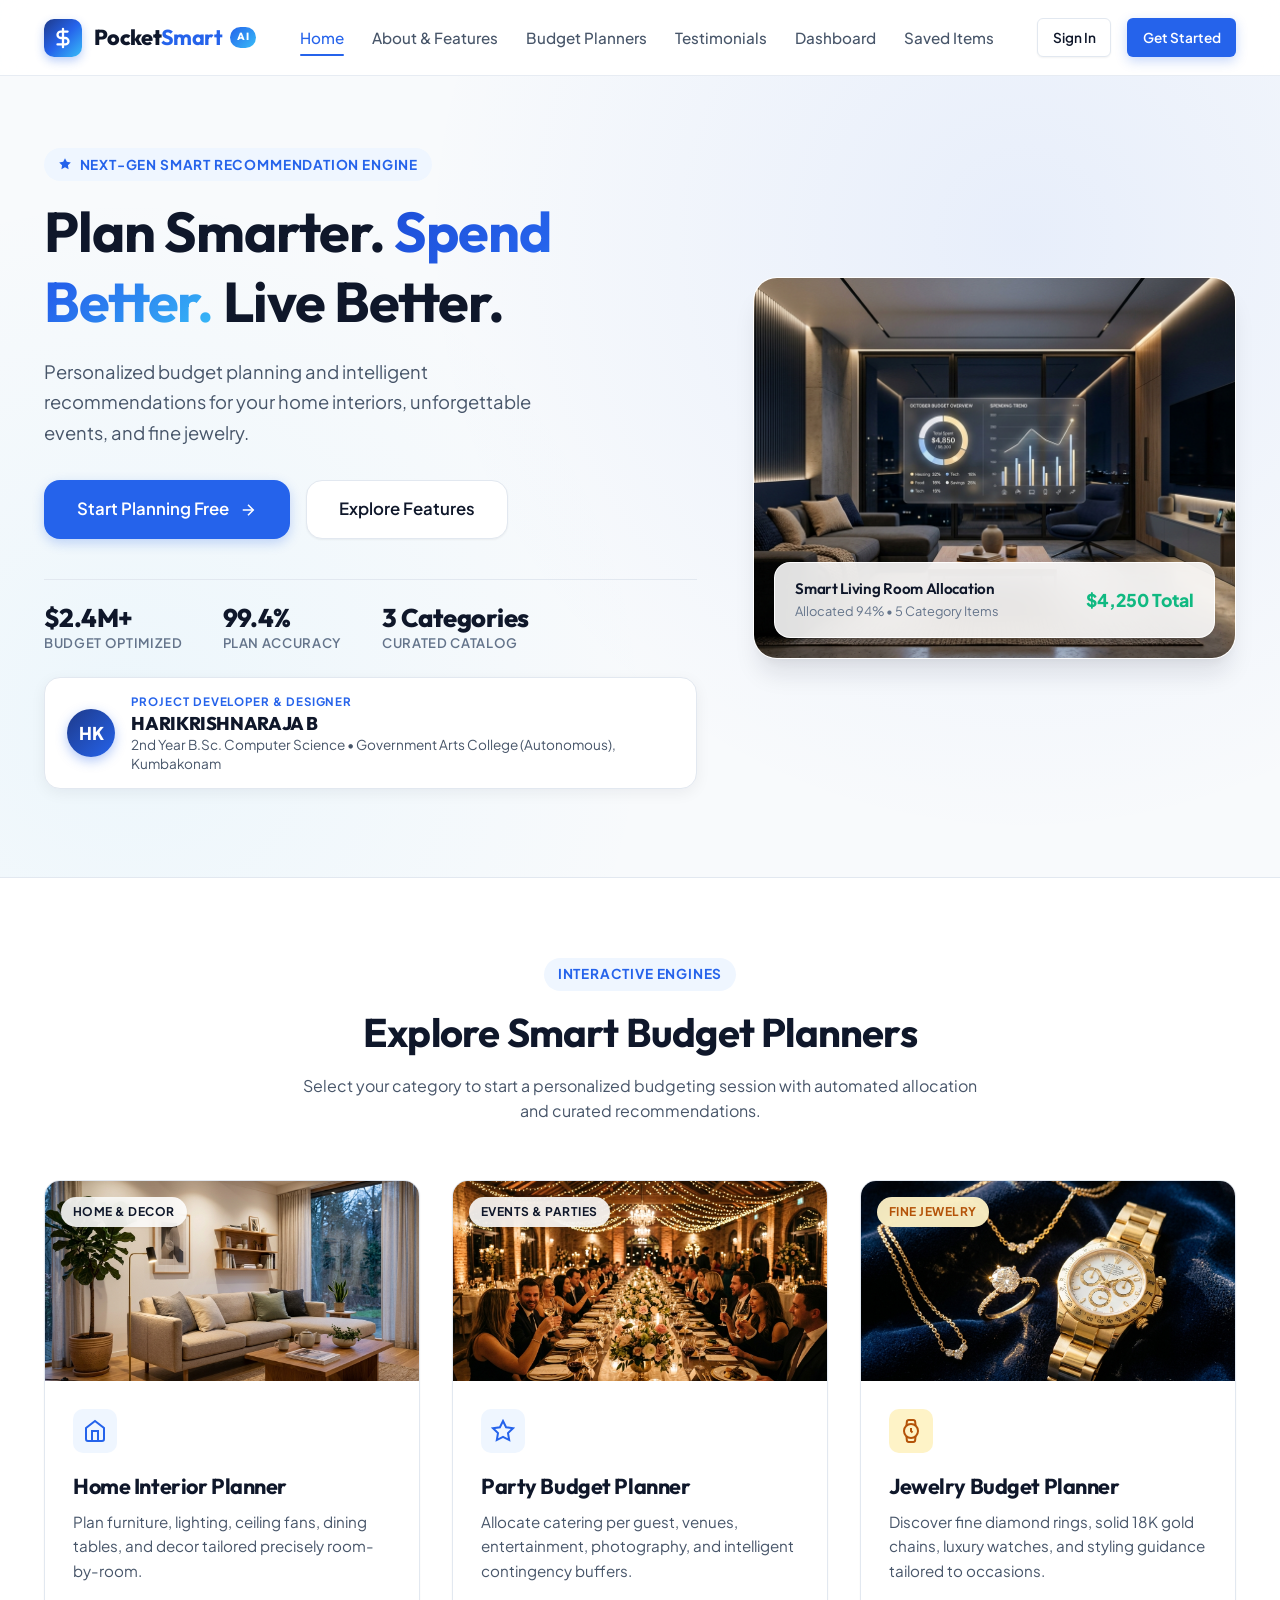
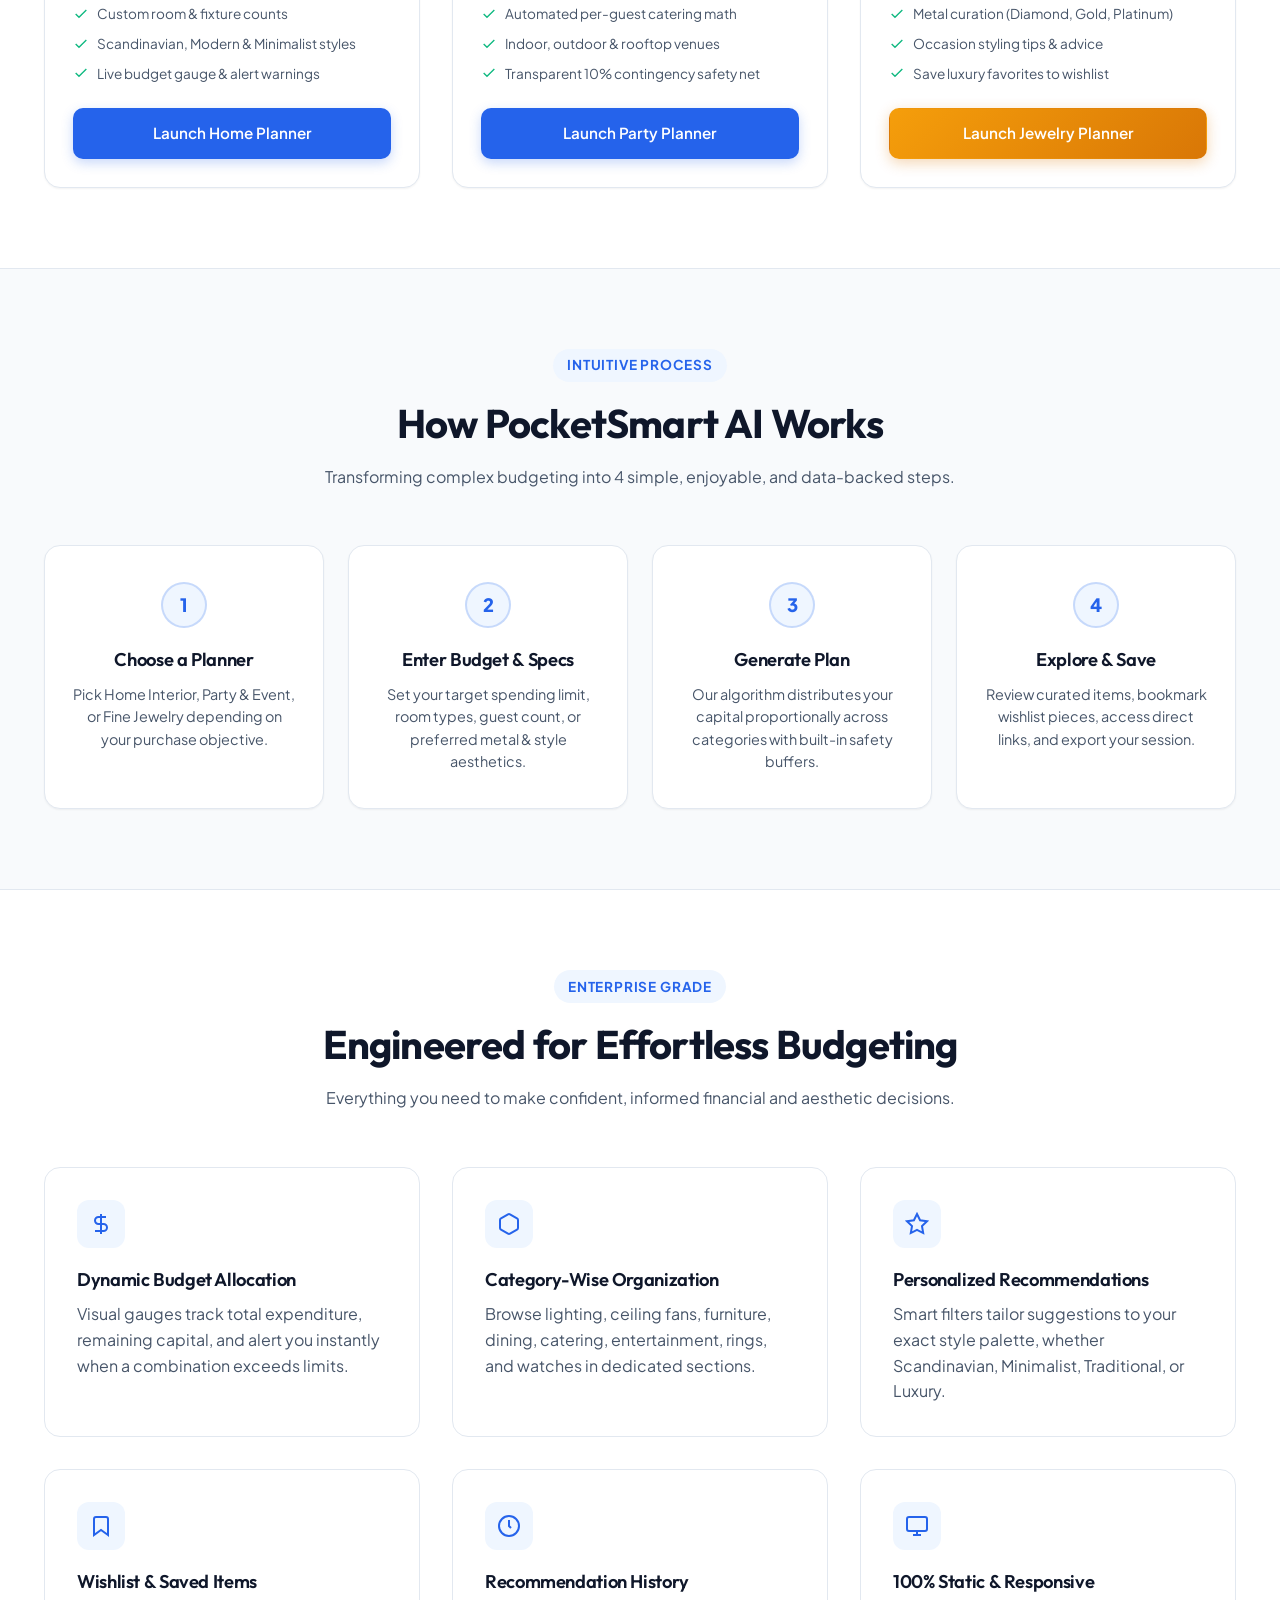
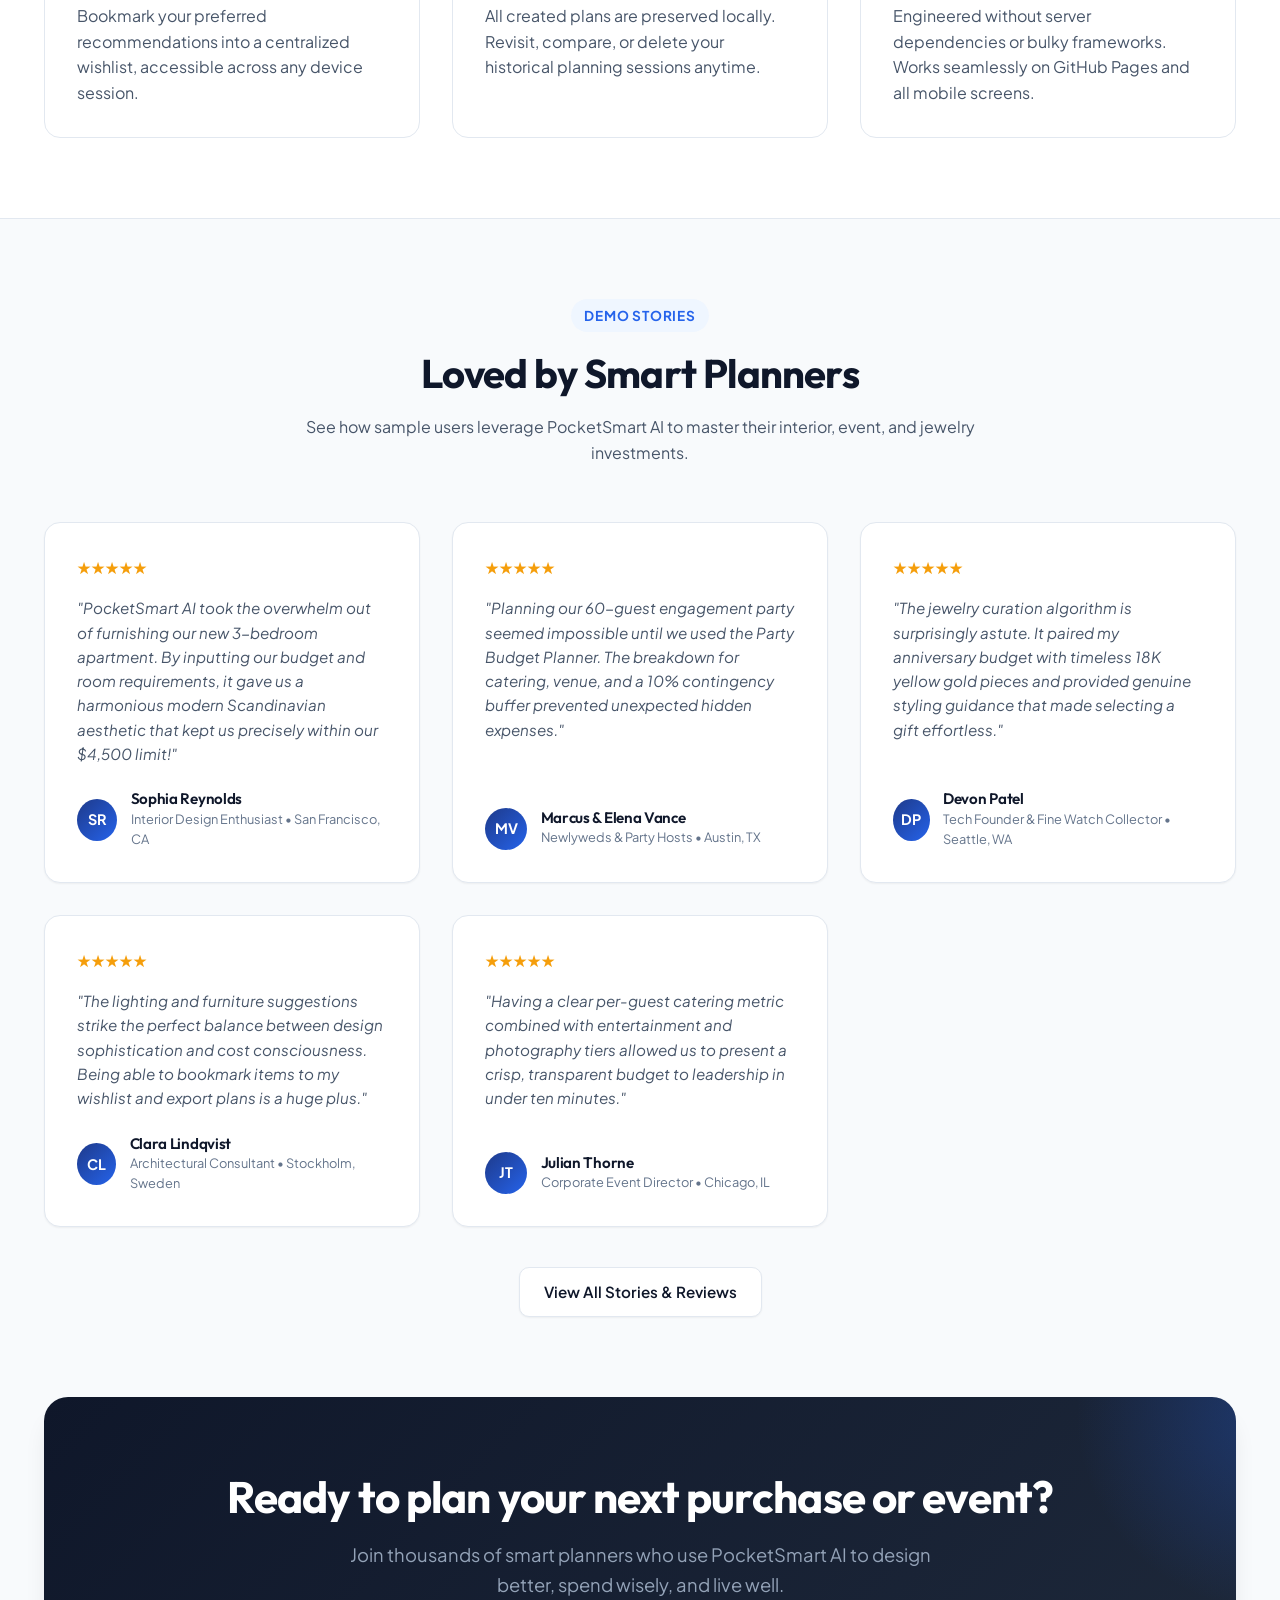
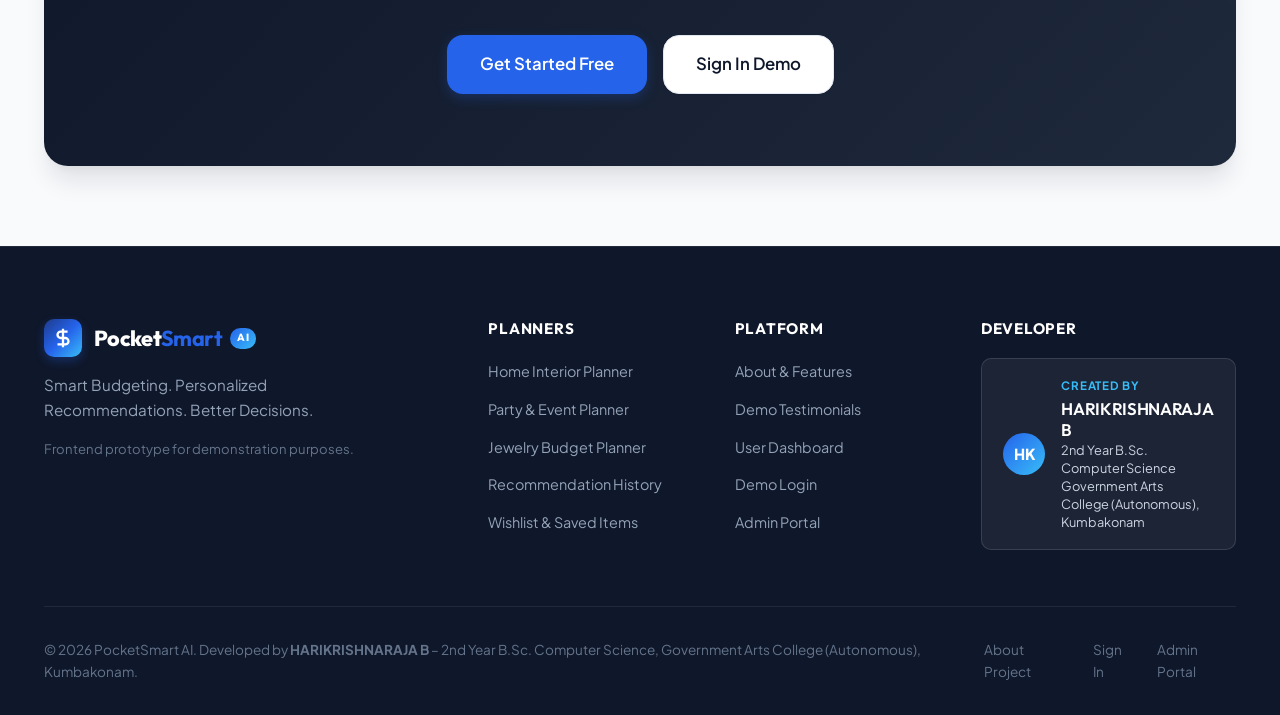
<file: index.html>
<!DOCTYPE html>
<html lang="en">
<head>
  <meta charset="UTF-8">
  <meta name="viewport" content="width=device-width, initial-scale=1.0">
  <title>PocketSmart AI – Smart Budget Planning & Personalized Recommendations</title>
  <meta name="description" content="Intelligent AI-inspired budget planning and personalized recommendations for home interiors, parties and events, and fine jewelry.">
  <link rel="stylesheet" href="css/style.css">
  <link rel="stylesheet" href="css/components.css">
  <link rel="stylesheet" href="css/responsive.css">
</head>
<body>

  <!-- Navigation Bar -->
  <header class="navbar" id="topNav">
    <div class="container">
      <a href="index.html" class="brand-logo" aria-label="PocketSmart AI Home">
        <div class="brand-icon">
          <svg width="22" height="22" viewBox="0 0 24 24" fill="none" stroke="currentColor" stroke-width="2.5" stroke-linecap="round" stroke-linejoin="round">
            <path d="M12 2v20M17 5H9.5a3.5 3.5 0 0 0 0 7h5a3.5 3.5 0 0 1 0 7H6"></path>
          </svg>
        </div>
        <span>Pocket<span class="highlight">Smart</span></span>
        <span class="brand-badge">AI</span>
      </a>

      <nav>
        <ul class="nav-menu" id="navMenu">
          <li><a href="index.html" class="nav-link active">Home</a></li>
          <li><a href="about.html" class="nav-link">About & Features</a></li>
          <li><a href="#planners" class="nav-link">Budget Planners</a></li>
          <li><a href="testimonials.html" class="nav-link">Testimonials</a></li>
          <li><a href="dashboard.html" class="nav-link">Dashboard</a></li>
          <li><a href="saved.html" class="nav-link">Saved Items</a></li>
          
          <li class="mobile-actions"></li>
        </ul>
      </nav>

      <div class="nav-actions">
        <!-- Hydrated dynamically by ui.js -->
        <a href="login.html" class="btn btn-secondary btn-sm">Sign In</a>
        <a href="#planners" class="btn btn-primary btn-sm">Get Started</a>
      </div>

      <button class="menu-toggle" id="menuToggle" aria-label="Toggle Navigation Menu">
        <svg width="24" height="24" viewBox="0 0 24 24" fill="none" stroke="currentColor" stroke-width="2">
          <line x1="3" y1="12" x2="21" y2="12"></line>
          <line x1="3" y1="6" x2="21" y2="6"></line>
          <line x1="3" y1="18" x2="21" y2="18"></line>
        </svg>
      </button>
    </div>
  </header>

  <main class="main-content">
    <!-- Hero Section -->
    <section class="hero">
      <div class="container">
        <div class="hero-grid">
          <div class="hero-content">
            <div class="section-tag">
              <svg width="14" height="14" viewBox="0 0 24 24" fill="currentColor"><polygon points="12 2 15.09 8.26 22 9.27 17 14.14 18.18 21.02 12 17.77 5.82 21.02 7 14.14 2 9.27 8.91 8.26 12 2"></polygon></svg>
              Next-Gen Smart Recommendation Engine
            </div>
            <h1>Plan Smarter. <span class="gradient-text">Spend Better.</span> Live Better.</h1>
            <p class="hero-subtitle">
              Personalized budget planning and intelligent recommendations for your home interiors, unforgettable events, and fine jewelry.
            </p>

            <div class="hero-cta">
              <a href="#planners" class="btn btn-primary btn-lg">
                Start Planning Free
                <svg width="18" height="18" viewBox="0 0 24 24" fill="none" stroke="currentColor" stroke-width="2"><line x1="5" y1="12" x2="19" y2="12"></line><polyline points="12 5 19 12 12 19"></polyline></svg>
              </a>
              <a href="about.html" class="btn btn-secondary btn-lg">Explore Features</a>
            </div>

            <div class="hero-stats">
              <div class="stat-item">
                <h4>$2.4M+</h4>
                <p>Budget Optimized</p>
              </div>
              <div class="stat-item">
                <h4>99.4%</h4>
                <p>Plan Accuracy</p>
              </div>
              <div class="stat-item">
                <h4>3 Categories</h4>
                <p>Curated Catalog</p>
              </div>
            </div>

            <!-- Student Developer Spotlight Card -->
            <div class="creator-spotlight-badge">
              <div class="creator-avatar-circle">HK</div>
              <div class="creator-meta">
                <span class="creator-by">Project Developer & Designer</span>
                <h3 class="creator-name">HARIKRISHNARAJA B</h3>
                <p class="creator-detail">2nd Year B.Sc. Computer Science • Government Arts College (Autonomous), Kumbakonam</p>
              </div>
            </div>
          </div>
          

          <div class="hero-visual">
            <div class="hero-visual-card">
              <img src="assets/images/hero_banner.jpg" alt="PocketSmart AI Smart Interior Budget Dashboard" class="hero-visual-img" />
              <div class="hero-floating-badge">
                <div class="hero-badge-info">
                  <h5>Smart Living Room Allocation</h5>
                  <p>Allocated 94% • 5 Category Items</p>
                </div>
                <div class="hero-badge-value">$4,250 Total</div>
              </div>
            </div>
          </div>
        </div>
      </div>
    </section>

    <!-- Smart Budget Planners Section -->
    <section class="section section-subtle" id="planners">
      <div class="container">
        <div class="section-header">
          <div class="section-tag">Interactive Engines</div>
          <h2>Explore Smart Budget Planners</h2>
          <p>Select your category to start a personalized budgeting session with automated allocation and curated recommendations.</p>
        </div>

        <div class="grid-3">
          <!-- 1. Home Interior Planner Card -->
          <div class="planner-card">
            <div class="planner-card-img-wrap">
              <img src="assets/images/home_thumb.jpg" alt="Home Interior Planner" class="planner-card-img" />
              <span class="planner-badge">Home & Decor</span>
            </div>
            <div class="planner-card-body">
              <div class="planner-card-icon">
                <svg width="24" height="24" viewBox="0 0 24 24" fill="none" stroke="currentColor" stroke-width="2">
                  <path d="M3 9l9-7 9 7v11a2 2 0 0 1-2 2H5a2 2 0 0 1-2-2z"></path>
                  <polyline points="9 22 9 12 15 12 15 22"></polyline>
                </svg>
              </div>
              <h3>Home Interior Planner</h3>
              <p>Plan furniture, lighting, ceiling fans, dining tables, and decor tailored precisely room-by-room.</p>
              
              <ul class="planner-features">
                <li>
                  <svg width="16" height="16" viewBox="0 0 24 24" fill="none" stroke="currentColor" stroke-width="2"><polyline points="20 6 9 17 4 12"></polyline></svg>
                  Custom room & fixture counts
                </li>
                <li>
                  <svg width="16" height="16" viewBox="0 0 24 24" fill="none" stroke="currentColor" stroke-width="2"><polyline points="20 6 9 17 4 12"></polyline></svg>
                  Scandinavian, Modern & Minimalist styles
                </li>
                <li>
                  <svg width="16" height="16" viewBox="0 0 24 24" fill="none" stroke="currentColor" stroke-width="2"><polyline points="20 6 9 17 4 12"></polyline></svg>
                  Live budget gauge & alert warnings
                </li>
              </ul>

              <a href="home-planner.html" class="btn btn-primary btn-block">Launch Home Planner</a>
            </div>
          </div>

          <!-- 2. Party Budget Planner Card -->
          <div class="planner-card">
            <div class="planner-card-img-wrap">
              <img src="assets/images/party_thumb.jpg" alt="Party Budget Planner" class="planner-card-img" />
              <span class="planner-badge">Events & Parties</span>
            </div>
            <div class="planner-card-body">
              <div class="planner-card-icon">
                <svg width="24" height="24" viewBox="0 0 24 24" fill="none" stroke="currentColor" stroke-width="2">
                  <polygon points="12 2 15.09 8.26 22 9.27 17 14.14 18.18 21.02 12 17.77 5.82 21.02 7 14.14 2 9.27 8.91 8.26 12 2"></polygon>
                </svg>
              </div>
              <h3>Party Budget Planner</h3>
              <p>Allocate catering per guest, venues, entertainment, photography, and intelligent contingency buffers.</p>
              
              <ul class="planner-features">
                <li>
                  <svg width="16" height="16" viewBox="0 0 24 24" fill="none" stroke="currentColor" stroke-width="2"><polyline points="20 6 9 17 4 12"></polyline></svg>
                  Automated per-guest catering math
                </li>
                <li>
                  <svg width="16" height="16" viewBox="0 0 24 24" fill="none" stroke="currentColor" stroke-width="2"><polyline points="20 6 9 17 4 12"></polyline></svg>
                  Indoor, outdoor & rooftop venues
                </li>
                <li>
                  <svg width="16" height="16" viewBox="0 0 24 24" fill="none" stroke="currentColor" stroke-width="2"><polyline points="20 6 9 17 4 12"></polyline></svg>
                  Transparent 10% contingency safety net
                </li>
              </ul>

              <a href="party-planner.html" class="btn btn-primary btn-block">Launch Party Planner</a>
            </div>
          </div>

          <!-- 3. Jewelry Budget Planner Card -->
          <div class="planner-card gold-theme">
            <div class="planner-card-img-wrap">
              <img src="assets/images/jewelry_thumb.jpg" alt="Jewelry Budget Planner" class="planner-card-img" />
              <span class="planner-badge gold">Fine Jewelry</span>
            </div>
            <div class="planner-card-body">
              <div class="planner-card-icon">
                <svg width="24" height="24" viewBox="0 0 24 24" fill="none" stroke="currentColor" stroke-width="2">
                  <circle cx="12" cy="12" r="7"></circle>
                  <polyline points="12 9 12 12 13.5 13.5"></polyline>
                  <path d="M16.51 17.35l-.35 3.83a2 2 0 0 1-2 1.82H9.83a2 2 0 0 1-2-1.82l-.35-3.83m.01-10.7l.35-3.83A2 2 0 0 1 9.83 1h4.35a2 2 0 0 1 2 1.82l.35 3.83"></path>
                </svg>
              </div>
              <h3>Jewelry Budget Planner</h3>
              <p>Discover fine diamond rings, solid 18K gold chains, luxury watches, and styling guidance tailored to occasions.</p>
              
              <ul class="planner-features">
                <li>
                  <svg width="16" height="16" viewBox="0 0 24 24" fill="none" stroke="currentColor" stroke-width="2"><polyline points="20 6 9 17 4 12"></polyline></svg>
                  Metal curation (Diamond, Gold, Platinum)
                </li>
                <li>
                  <svg width="16" height="16" viewBox="0 0 24 24" fill="none" stroke="currentColor" stroke-width="2"><polyline points="20 6 9 17 4 12"></polyline></svg>
                  Occasion styling tips & advice
                </li>
                <li>
                  <svg width="16" height="16" viewBox="0 0 24 24" fill="none" stroke="currentColor" stroke-width="2"><polyline points="20 6 9 17 4 12"></polyline></svg>
                  Save luxury favorites to wishlist
                </li>
              </ul>

              <a href="jewelry-planner.html" class="btn btn-gold btn-block">Launch Jewelry Planner</a>
            </div>
          </div>
        </div>
      </div>
    </section>

    <!-- How It Works Section -->
    <section class="section">
      <div class="container">
        <div class="section-header">
          <div class="section-tag">Intuitive Process</div>
          <h2>How PocketSmart AI Works</h2>
          <p>Transforming complex budgeting into 4 simple, enjoyable, and data-backed steps.</p>
        </div>

        <div class="grid-4">
          <div class="step-card">
            <div class="step-number">1</div>
            <h4>Choose a Planner</h4>
            <p>Pick Home Interior, Party & Event, or Fine Jewelry depending on your purchase objective.</p>
          </div>

          <div class="step-card">
            <div class="step-number">2</div>
            <h4>Enter Budget & Specs</h4>
            <p>Set your target spending limit, room types, guest count, or preferred metal & style aesthetics.</p>
          </div>

          <div class="step-card">
            <div class="step-number">3</div>
            <h4>Generate Plan</h4>
            <p>Our algorithm distributes your capital proportionally across categories with built-in safety buffers.</p>
          </div>

          <div class="step-card">
            <div class="step-number">4</div>
            <h4>Explore & Save</h4>
            <p>Review curated items, bookmark wishlist pieces, access direct links, and export your session.</p>
          </div>
        </div>
      </div>
    </section>

    <!-- Platform Features Grid -->
    <section class="section section-subtle">
      <div class="container">
        <div class="section-header">
          <div class="section-tag">Enterprise Grade</div>
          <h2>Engineered for Effortless Budgeting</h2>
          <p>Everything you need to make confident, informed financial and aesthetic decisions.</p>
        </div>

        <div class="grid-3">
          <div class="feature-box">
            <div class="feature-icon-box">
              <svg width="24" height="24" viewBox="0 0 24 24" fill="none" stroke="currentColor" stroke-width="2"><path d="M12 2v20M17 5H9.5a3.5 3.5 0 0 0 0 7h5a3.5 3.5 0 0 1 0 7H6"></path></svg>
            </div>
            <h4>Dynamic Budget Allocation</h4>
            <p>Visual gauges track total expenditure, remaining capital, and alert you instantly when a combination exceeds limits.</p>
          </div>

          <div class="feature-box">
            <div class="feature-icon-box">
              <svg width="24" height="24" viewBox="0 0 24 24" fill="none" stroke="currentColor" stroke-width="2"><path d="M21 16V8a2 2 0 0 0-1-1.73l-7-4a2 2 0 0 0-2 0l-7 4A2 2 0 0 0 3 8v8a2 2 0 0 0 1 1.73l7 4a2 2 0 0 0 2 0l7-4A2 2 0 0 0 21 16z"></path></svg>
            </div>
            <h4>Category-Wise Organization</h4>
            <p>Browse lighting, ceiling fans, furniture, dining, catering, entertainment, rings, and watches in dedicated sections.</p>
          </div>

          <div class="feature-box">
            <div class="feature-icon-box">
              <svg width="24" height="24" viewBox="0 0 24 24" fill="none" stroke="currentColor" stroke-width="2"><polygon points="12 2 15.09 8.26 22 9.27 17 14.14 18.18 21.02 12 17.77 5.82 21.02 7 14.14 2 9.27 8.91 8.26 12 2"></polygon></svg>
            </div>
            <h4>Personalized Recommendations</h4>
            <p>Smart filters tailor suggestions to your exact style palette, whether Scandinavian, Minimalist, Traditional, or Luxury.</p>
          </div>

          <div class="feature-box">
            <div class="feature-icon-box">
              <svg width="24" height="24" viewBox="0 0 24 24" fill="none" stroke="currentColor" stroke-width="2"><path d="M19 21l-7-5-7 5V5a2 2 0 0 1 2-2h10a2 2 0 0 1 2 2z"></path></svg>
            </div>
            <h4>Wishlist & Saved Items</h4>
            <p>Bookmark your preferred recommendations into a centralized wishlist, accessible across any device session.</p>
          </div>

          <div class="feature-box">
            <div class="feature-icon-box">
              <svg width="24" height="24" viewBox="0 0 24 24" fill="none" stroke="currentColor" stroke-width="2"><circle cx="12" cy="12" r="10"></circle><polyline points="12 6 12 12 14 14"></polyline></svg>
            </div>
            <h4>Recommendation History</h4>
            <p>All created plans are preserved locally. Revisit, compare, or delete your historical planning sessions anytime.</p>
          </div>

          <div class="feature-box">
            <div class="feature-icon-box">
              <svg width="24" height="24" viewBox="0 0 24 24" fill="none" stroke="currentColor" stroke-width="2"><rect x="2" y="3" width="20" height="14" rx="2" ry="2"></rect><line x1="8" y1="21" x2="16" y2="21"></line><line x1="12" y1="17" x2="12" y2="21"></line></svg>
            </div>
            <h4>100% Static & Responsive</h4>
            <p>Engineered without server dependencies or bulky frameworks. Works seamlessly on GitHub Pages and all mobile screens.</p>
          </div>
        </div>
      </div>
    </section>

    <!-- Testimonials Preview Section -->
    <section class="section">
      <div class="container">
        <div class="section-header">
          <div class="section-tag">Demo Stories</div>
          <h2>Loved by Smart Planners</h2>
          <p>See how sample users leverage PocketSmart AI to master their interior, event, and jewelry investments.</p>
        </div>

        <div class="grid-3" id="testimonialsGrid">
          <!-- Hydrated dynamically from data/testimonials.json -->
        </div>

        <div style="text-align: center; margin-top: 2.5rem;">
          <a href="testimonials.html" class="btn btn-secondary">View All Stories & Reviews</a>
        </div>
      </div>
    </section>

    <!-- Call to Action Section -->
    <section class="section" style="padding-top: 0;">
      <div class="container">
        <div class="cta-banner">
          <h2>Ready to plan your next purchase or event?</h2>
          <p>Join thousands of smart planners who use PocketSmart AI to design better, spend wisely, and live well.</p>
          <div class="cta-buttons">
            <a href="register.html" class="btn btn-primary btn-lg">Get Started Free</a>
            <a href="login.html" class="btn btn-secondary btn-lg">Sign In Demo</a>
          </div>
        </div>
      </div>
    </section>
  </main>

  <!-- Footer -->
  <footer class="footer">
    <div class="container">
      <div class="footer-grid">
        <div class="footer-brand">
          <a href="index.html" class="brand-logo" style="color: #fff;">
            <div class="brand-icon">
              <svg width="22" height="22" viewBox="0 0 24 24" fill="none" stroke="currentColor" stroke-width="2.5"><path d="M12 2v20M17 5H9.5a3.5 3.5 0 0 0 0 7h5a3.5 3.5 0 0 1 0 7H6"></path></svg>
            </div>
            <span>Pocket<span class="highlight">Smart</span></span>
            <span class="brand-badge">AI</span>
          </a>
          <p>Smart Budgeting. Personalized Recommendations. Better Decisions.</p>
          <div style="margin-top: 1rem; font-size: 0.82rem; color: #64748b;">
            Frontend prototype for demonstration purposes.
          </div>
        </div>

        <div>
          <h4 class="footer-title">Planners</h4>
          <ul class="footer-links">
            <li><a href="home-planner.html">Home Interior Planner</a></li>
            <li><a href="party-planner.html">Party & Event Planner</a></li>
            <li><a href="jewelry-planner.html">Jewelry Budget Planner</a></li>
            <li><a href="history.html">Recommendation History</a></li>
            <li><a href="saved.html">Wishlist & Saved Items</a></li>
          </ul>
        </div>

        <div>
          <h4 class="footer-title">Platform</h4>
          <ul class="footer-links">
            <li><a href="about.html">About & Features</a></li>
            <li><a href="testimonials.html">Demo Testimonials</a></li>
            <li><a href="dashboard.html">User Dashboard</a></li>
            <li><a href="login.html">Demo Login</a></li>
            <li><a href="admin-login.html">Admin Portal</a></li>
          </ul>
        </div>

        <div>
          <h4 class="footer-title">Developer</h4>
          <div class="footer-creator-box">
            <div class="footer-creator-avatar">HK</div>
            <div>
              <div style="font-size: 0.72rem; text-transform: uppercase; color: #38bdf8; font-weight: 700; letter-spacing: 0.06em;">Created By</div>
              <h4 style="color: #ffffff; font-size: 1.05rem; margin: 0.15rem 0;">HARIKRISHNARAJA B</h4>
              <p style="font-size: 0.8rem; color: #cbd5e1; margin: 0; line-height: 1.4;">
                2nd Year B.Sc. Computer Science<br>
                Government Arts College (Autonomous), Kumbakonam
              </p>
            </div>
          </div>
        </div>
      </div>

      <div class="footer-bottom">
        <p>&copy; 2026 PocketSmart AI. Developed by <strong>HARIKRISHNARAJA B</strong> – 2nd Year B.Sc. Computer Science, Government Arts College (Autonomous), Kumbakonam.</p>
        <div style="display: flex; gap: 1.5rem;">
          <a href="about.html" style="color:#64748b;">About Project</a>
          <a href="login.html" style="color:#64748b;">Sign In</a>
          <a href="admin-login.html" style="color:#64748b;">Admin Portal</a>
        </div>
      </div>
    </div>
  </footer>

  <!-- Scripts -->
  <script src="js/storage.js"></script>
  <script src="js/ui.js"></script>
  <script src="js/auth.js"></script>
  <script src="js/app.js"></script>
</body>
</html>
</file>
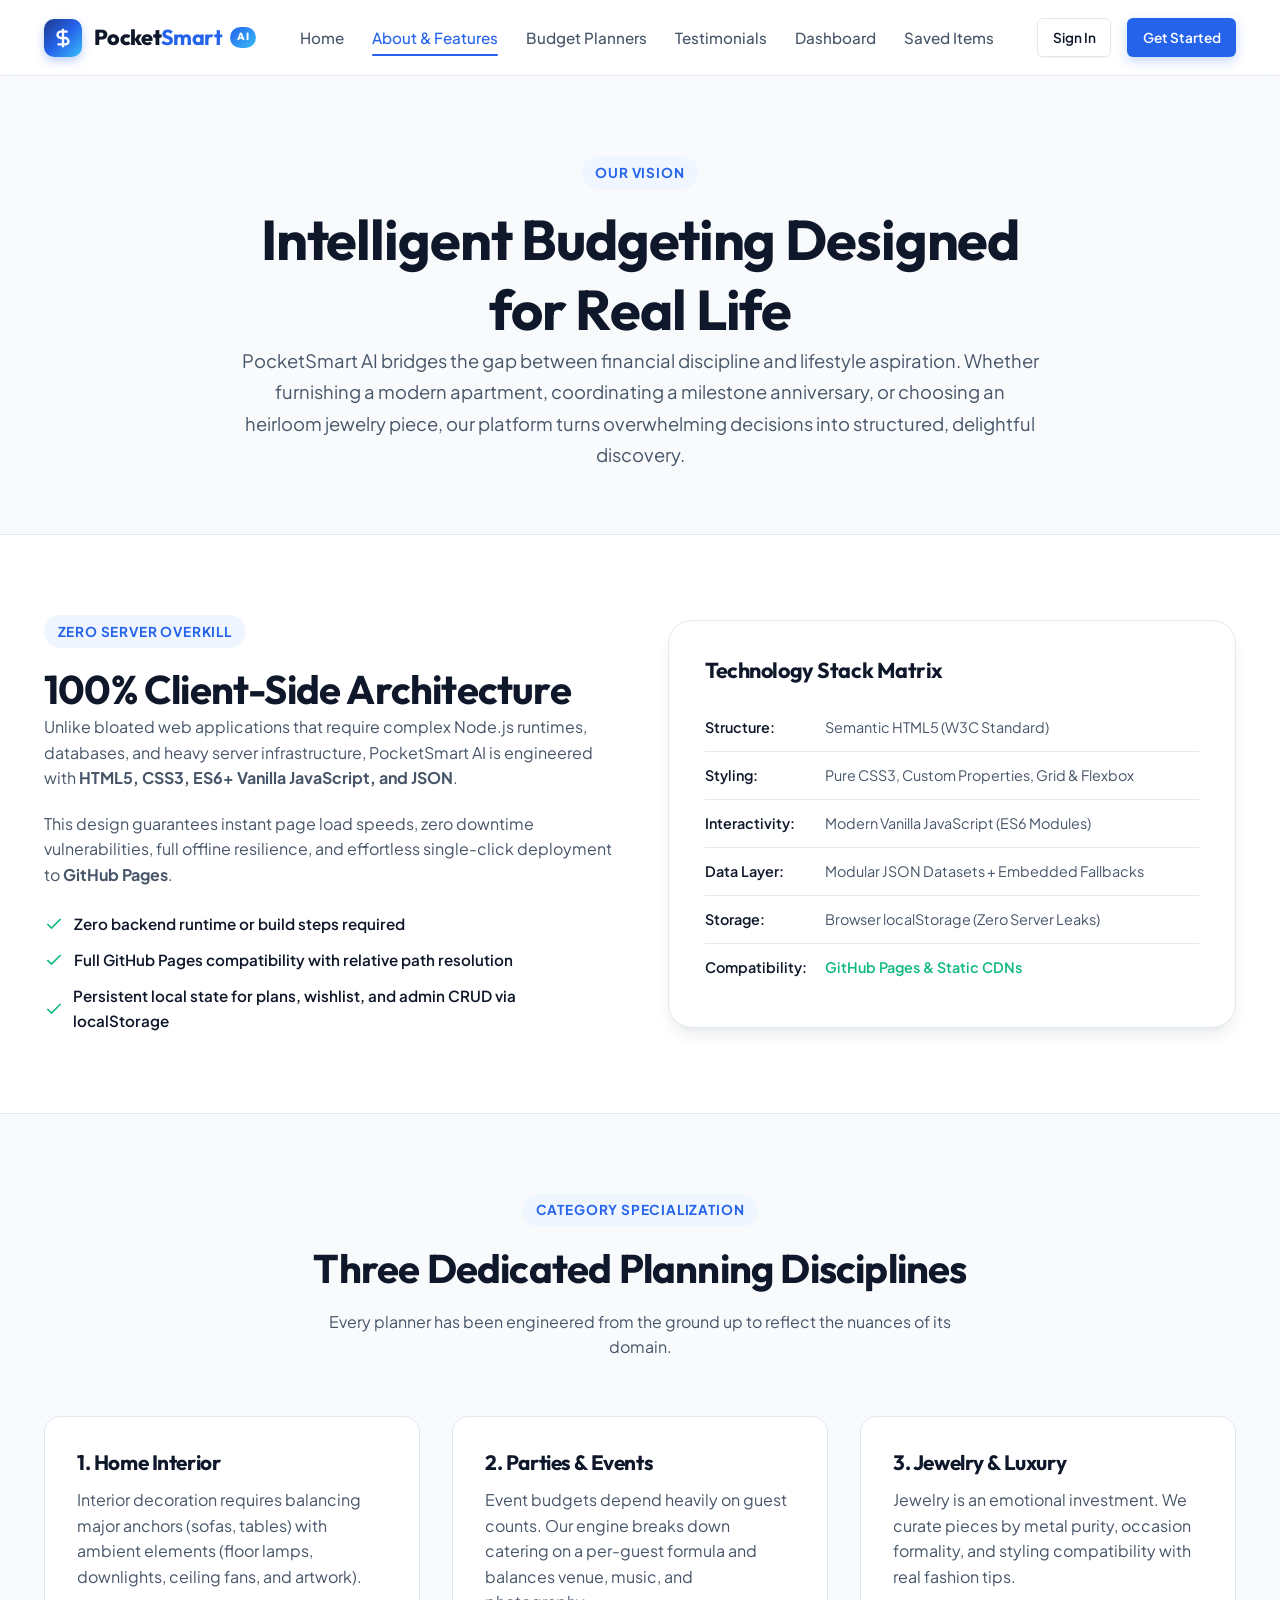
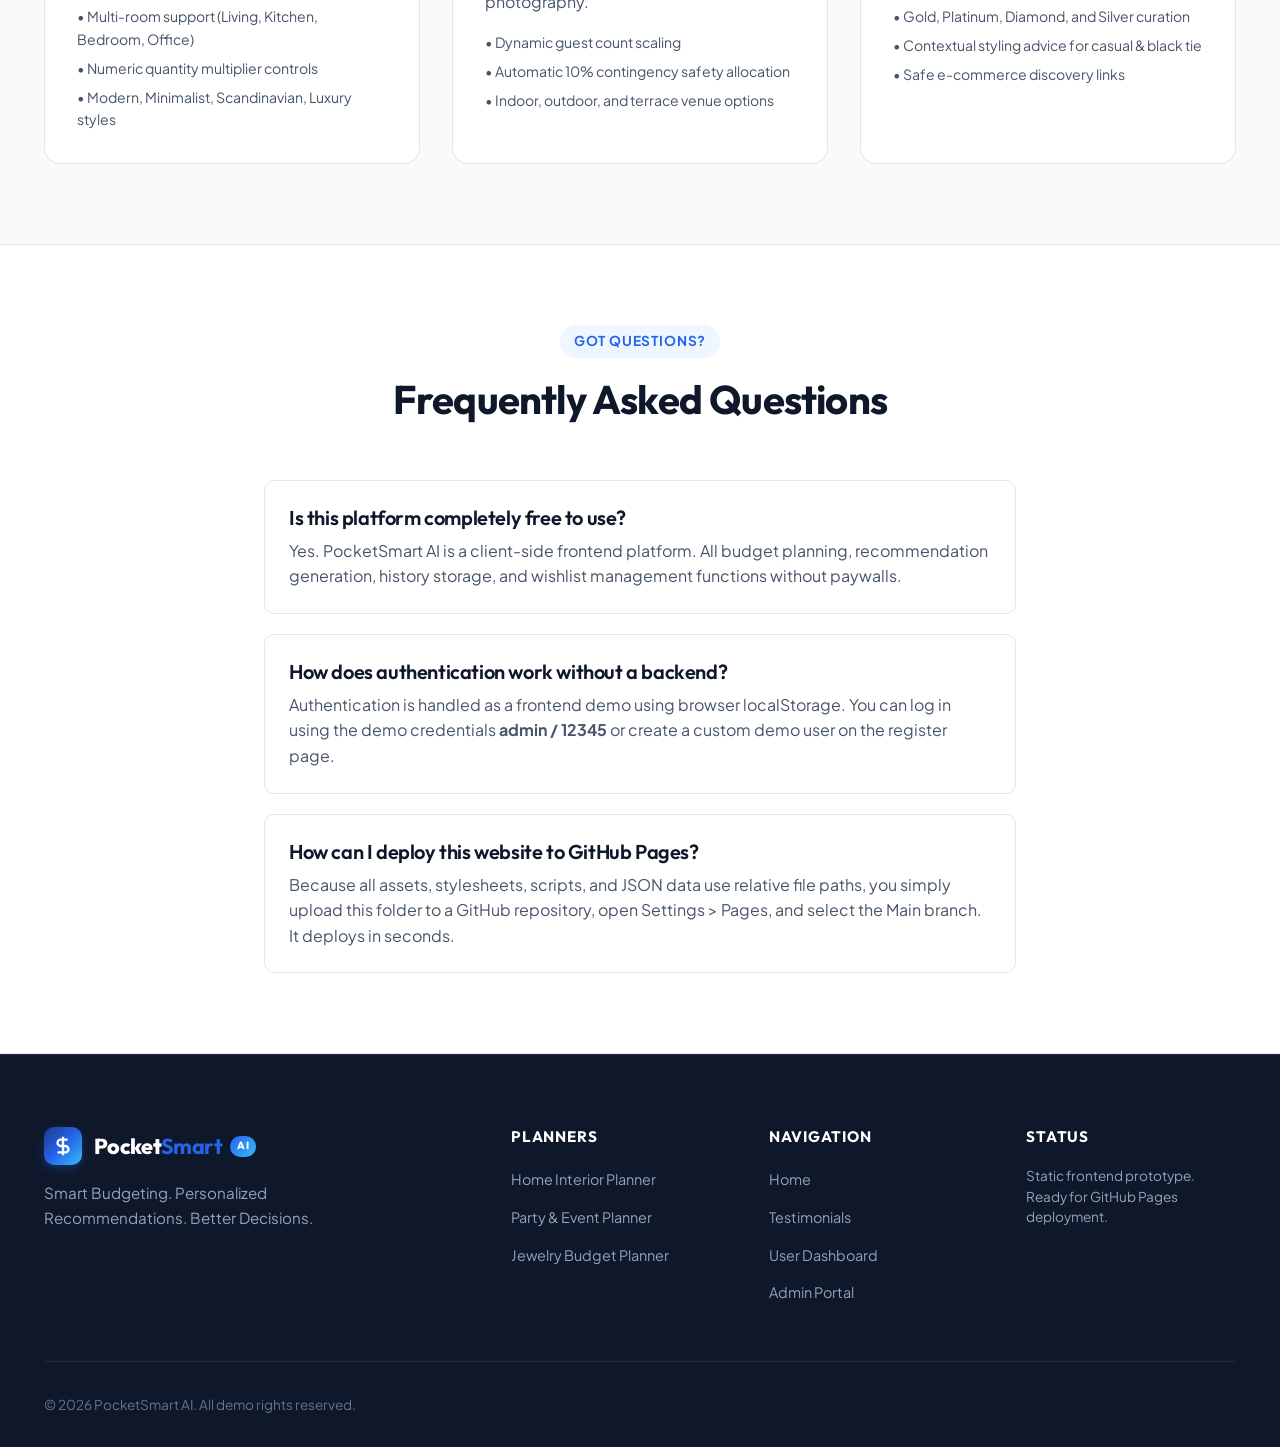
<file: about.html>
<!DOCTYPE html>
<html lang="en">
<head>
  <meta charset="UTF-8">
  <meta name="viewport" content="width=device-width, initial-scale=1.0">
  <title>About & Features – PocketSmart AI</title>
  <meta name="description" content="Discover how PocketSmart AI empowers individuals to budget smartly and make data-backed purchases across home interior, events, and jewelry.">
  <link rel="stylesheet" href="css/style.css">
  <link rel="stylesheet" href="css/components.css">
  <link rel="stylesheet" href="css/responsive.css">
</head>
<body>

  <!-- Demo Banner -->
  <div class="demo-banner">
    <span>💡 <strong>Demo Prototype:</strong> PocketSmart AI static frontend demo. Default credentials: <strong>admin / 12345</strong></span>
  </div>

  <!-- Header -->
  <header class="navbar" id="topNav">
    <div class="container">
      <a href="index.html" class="brand-logo">
        <div class="brand-icon">
          <svg width="22" height="22" viewBox="0 0 24 24" fill="none" stroke="currentColor" stroke-width="2.5"><path d="M12 2v20M17 5H9.5a3.5 3.5 0 0 0 0 7h5a3.5 3.5 0 0 1 0 7H6"></path></svg>
        </div>
        <span>Pocket<span class="highlight">Smart</span></span>
        <span class="brand-badge">AI</span>
      </a>

      <nav>
        <ul class="nav-menu" id="navMenu">
          <li><a href="index.html" class="nav-link">Home</a></li>
          <li><a href="about.html" class="nav-link active">About & Features</a></li>
          <li><a href="index.html#planners" class="nav-link">Budget Planners</a></li>
          <li><a href="testimonials.html" class="nav-link">Testimonials</a></li>
          <li><a href="dashboard.html" class="nav-link">Dashboard</a></li>
          <li><a href="saved.html" class="nav-link">Saved Items</a></li>
          <li class="mobile-actions"></li>
        </ul>
      </nav>

      <div class="nav-actions"></div>
      <button class="menu-toggle" id="menuToggle" aria-label="Toggle Navigation Menu">
        <svg width="24" height="24" viewBox="0 0 24 24" fill="none" stroke="currentColor" stroke-width="2"><line x1="3" y1="12" x2="21" y2="12"></line><line x1="3" y1="6" x2="21" y2="6"></line><line x1="3" y1="18" x2="21" y2="18"></line></svg>
      </button>
    </div>
  </header>

  <main class="main-content">
    <!-- Hero Header -->
    <section class="section" style="padding-bottom: 2rem;">
      <div class="container">
        <div class="section-header" style="max-width: 800px; margin-bottom: 2rem;">
          <div class="section-tag">Our Vision</div>
          <h1>Intelligent Budgeting Designed for Real Life</h1>
          <p style="font-size: 1.15rem; line-height: 1.7;">
            PocketSmart AI bridges the gap between financial discipline and lifestyle aspiration. Whether furnishing a modern apartment, coordinating a milestone anniversary, or choosing an heirloom jewelry piece, our platform turns overwhelming decisions into structured, delightful discovery.
          </p>
        </div>
      </div>
    </section>

    <!-- Architecture & Philosophy -->
    <section class="section section-subtle">
      <div class="container">
        <div class="grid-2" style="align-items: center; gap: 3.5rem;">
          <div>
            <div class="section-tag">Zero Server Overkill</div>
            <h2>100% Client-Side Architecture</h2>
            <p style="margin-bottom: 1.25rem;">
              Unlike bloated web applications that require complex Node.js runtimes, databases, and heavy server infrastructure, PocketSmart AI is engineered with <strong>HTML5, CSS3, ES6+ Vanilla JavaScript, and JSON</strong>.
            </p>
            <p style="margin-bottom: 1.5rem;">
              This design guarantees instant page load speeds, zero downtime vulnerabilities, full offline resilience, and effortless single-click deployment to <strong>GitHub Pages</strong>.
            </p>

            <div style="display: flex; flex-direction: column; gap: 0.75rem;">
              <div style="display: flex; align-items: center; gap: 0.6rem; font-weight: 600; font-size: 0.95rem;">
                <svg width="20" height="20" viewBox="0 0 24 24" fill="none" stroke="#10b981" stroke-width="2"><polyline points="20 6 9 17 4 12"></polyline></svg>
                <span>Zero backend runtime or build steps required</span>
              </div>
              <div style="display: flex; align-items: center; gap: 0.6rem; font-weight: 600; font-size: 0.95rem;">
                <svg width="20" height="20" viewBox="0 0 24 24" fill="none" stroke="#10b981" stroke-width="2"><polyline points="20 6 9 17 4 12"></polyline></svg>
                <span>Full GitHub Pages compatibility with relative path resolution</span>
              </div>
              <div style="display: flex; align-items: center; gap: 0.6rem; font-weight: 600; font-size: 0.95rem;">
                <svg width="20" height="20" viewBox="0 0 24 24" fill="none" stroke="#10b981" stroke-width="2"><polyline points="20 6 9 17 4 12"></polyline></svg>
                <span>Persistent local state for plans, wishlist, and admin CRUD via localStorage</span>
              </div>
            </div>
          </div>

          <div style="background: var(--surface-card); border: 1px solid var(--border-color); border-radius: var(--radius-xl); padding: 2.25rem; box-shadow: var(--shadow-lg);">
            <h3 style="margin-bottom: 1.25rem; font-size: 1.35rem;">Technology Stack Matrix</h3>
            <table style="width: 100%; border-collapse: collapse; font-size: 0.9rem;">
              <tr style="border-bottom: 1px solid var(--border-color);">
                <td style="padding: 0.75rem 0; font-weight: 600;">Structure:</td>
                <td style="padding: 0.75rem 0; color: var(--text-secondary);">Semantic HTML5 (W3C Standard)</td>
              </tr>
              <tr style="border-bottom: 1px solid var(--border-color);">
                <td style="padding: 0.75rem 0; font-weight: 600;">Styling:</td>
                <td style="padding: 0.75rem 0; color: var(--text-secondary);">Pure CSS3, Custom Properties, Grid & Flexbox</td>
              </tr>
              <tr style="border-bottom: 1px solid var(--border-color);">
                <td style="padding: 0.75rem 0; font-weight: 600;">Interactivity:</td>
                <td style="padding: 0.75rem 0; color: var(--text-secondary);">Modern Vanilla JavaScript (ES6 Modules)</td>
              </tr>
              <tr style="border-bottom: 1px solid var(--border-color);">
                <td style="padding: 0.75rem 0; font-weight: 600;">Data Layer:</td>
                <td style="padding: 0.75rem 0; color: var(--text-secondary);">Modular JSON Datasets + Embedded Fallbacks</td>
              </tr>
              <tr style="border-bottom: 1px solid var(--border-color);">
                <td style="padding: 0.75rem 0; font-weight: 600;">Storage:</td>
                <td style="padding: 0.75rem 0; color: var(--text-secondary);">Browser localStorage (Zero Server Leaks)</td>
              </tr>
              <tr>
                <td style="padding: 0.75rem 0; font-weight: 600;">Compatibility:</td>
                <td style="padding: 0.75rem 0; color: var(--success-color); font-weight: 600;">GitHub Pages & Static CDNs</td>
              </tr>
            </table>
          </div>
        </div>
      </div>
    </section>

    <!-- Deep-Dive into the 3 Planners -->
    <section class="section">
      <div class="container">
        <div class="section-header">
          <div class="section-tag">Category Specialization</div>
          <h2>Three Dedicated Planning Disciplines</h2>
          <p>Every planner has been engineered from the ground up to reflect the nuances of its domain.</p>
        </div>

        <div class="grid-3">
          <div class="feature-box">
            <h3 style="margin-bottom: 0.75rem; font-size: 1.3rem;">1. Home Interior</h3>
            <p style="margin-bottom: 1rem;">
              Interior decoration requires balancing major anchors (sofas, tables) with ambient elements (floor lamps, downlights, ceiling fans, and artwork).
            </p>
            <ul style="list-style: none; font-size: 0.88rem; display: flex; flex-direction: column; gap: 0.4rem; color: var(--text-secondary);">
              <li>• Multi-room support (Living, Kitchen, Bedroom, Office)</li>
              <li>• Numeric quantity multiplier controls</li>
              <li>• Modern, Minimalist, Scandinavian, Luxury styles</li>
            </ul>
          </div>

          <div class="feature-box">
            <h3 style="margin-bottom: 0.75rem; font-size: 1.3rem;">2. Parties & Events</h3>
            <p style="margin-bottom: 1rem;">
              Event budgets depend heavily on guest counts. Our engine breaks down catering on a per-guest formula and balances venue, music, and photography.
            </p>
            <ul style="list-style: none; font-size: 0.88rem; display: flex; flex-direction: column; gap: 0.4rem; color: var(--text-secondary);">
              <li>• Dynamic guest count scaling</li>
              <li>• Automatic 10% contingency safety allocation</li>
              <li>• Indoor, outdoor, and terrace venue options</li>
            </ul>
          </div>

          <div class="feature-box">
            <h3 style="margin-bottom: 0.75rem; font-size: 1.3rem;">3. Jewelry & Luxury</h3>
            <p style="margin-bottom: 1rem;">
              Jewelry is an emotional investment. We curate pieces by metal purity, occasion formality, and styling compatibility with real fashion tips.
            </p>
            <ul style="list-style: none; font-size: 0.88rem; display: flex; flex-direction: column; gap: 0.4rem; color: var(--text-secondary);">
              <li>• Gold, Platinum, Diamond, and Silver curation</li>
              <li>• Contextual styling advice for casual & black tie</li>
              <li>• Safe e-commerce discovery links</li>
            </ul>
          </div>
        </div>
      </div>
    </section>

    <!-- FAQ Section -->
    <section class="section section-subtle">
      <div class="container" style="max-width: 800px;">
        <div class="section-header">
          <div class="section-tag">Got Questions?</div>
          <h2>Frequently Asked Questions</h2>
        </div>

        <div style="display: flex; flex-direction: column; gap: 1.25rem;">
          <div style="background: var(--surface-card); border: 1px solid var(--border-color); border-radius: var(--radius-md); padding: 1.5rem;">
            <h4 style="margin-bottom: 0.5rem;">Is this platform completely free to use?</h4>
            <p>Yes. PocketSmart AI is a client-side frontend platform. All budget planning, recommendation generation, history storage, and wishlist management functions without paywalls.</p>
          </div>

          <div style="background: var(--surface-card); border: 1px solid var(--border-color); border-radius: var(--radius-md); padding: 1.5rem;">
            <h4 style="margin-bottom: 0.5rem;">How does authentication work without a backend?</h4>
            <p>Authentication is handled as a frontend demo using browser localStorage. You can log in using the demo credentials <strong>admin / 12345</strong> or create a custom demo user on the register page.</p>
          </div>

          <div style="background: var(--surface-card); border: 1px solid var(--border-color); border-radius: var(--radius-md); padding: 1.5rem;">
            <h4 style="margin-bottom: 0.5rem;">How can I deploy this website to GitHub Pages?</h4>
            <p>Because all assets, stylesheets, scripts, and JSON data use relative file paths, you simply upload this folder to a GitHub repository, open Settings &gt; Pages, and select the Main branch. It deploys in seconds.</p>
          </div>
        </div>
      </div>
    </section>
  </main>

  <!-- Footer -->
  <footer class="footer">
    <div class="container">
      <div class="footer-grid">
        <div class="footer-brand">
          <a href="index.html" class="brand-logo" style="color: #fff;">
            <div class="brand-icon">
              <svg width="22" height="22" viewBox="0 0 24 24" fill="none" stroke="currentColor" stroke-width="2.5"><path d="M12 2v20M17 5H9.5a3.5 3.5 0 0 0 0 7h5a3.5 3.5 0 0 1 0 7H6"></path></svg>
            </div>
            <span>Pocket<span class="highlight">Smart</span></span>
            <span class="brand-badge">AI</span>
          </a>
          <p>Smart Budgeting. Personalized Recommendations. Better Decisions.</p>
        </div>

        <div>
          <h4 class="footer-title">Planners</h4>
          <ul class="footer-links">
            <li><a href="home-planner.html">Home Interior Planner</a></li>
            <li><a href="party-planner.html">Party & Event Planner</a></li>
            <li><a href="jewelry-planner.html">Jewelry Budget Planner</a></li>
          </ul>
        </div>

        <div>
          <h4 class="footer-title">Navigation</h4>
          <ul class="footer-links">
            <li><a href="index.html">Home</a></li>
            <li><a href="testimonials.html">Testimonials</a></li>
            <li><a href="dashboard.html">User Dashboard</a></li>
            <li><a href="admin-login.html">Admin Portal</a></li>
          </ul>
        </div>

        <div>
          <h4 class="footer-title">Status</h4>
          <p style="font-size: 0.85rem; color: #94a3b8; line-height: 1.5;">
            Static frontend prototype. Ready for GitHub Pages deployment.
          </p>
        </div>
      </div>

      <div class="footer-bottom">
        <p>&copy; 2026 PocketSmart AI. All demo rights reserved.</p>
      </div>
    </div>
  </footer>

  <script src="js/storage.js"></script>
  <script src="js/ui.js"></script>
  <script src="js/auth.js"></script>
  <script src="js/app.js"></script>
</body>
</html>
</file>
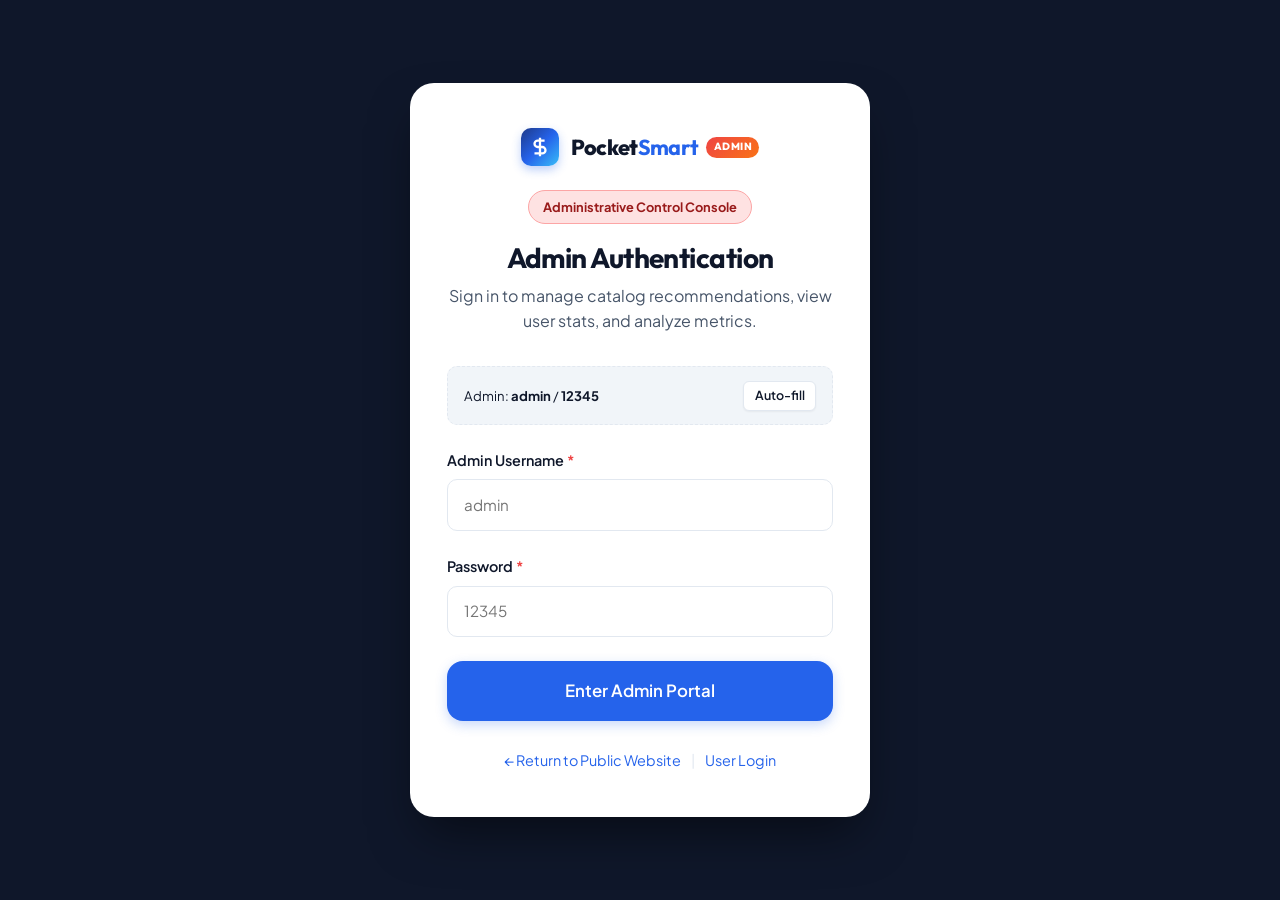
<file: admin-dashboard.html>
<!DOCTYPE html>
<html lang="en">
<head>
  <meta charset="UTF-8">
  <meta name="viewport" content="width=device-width, initial-scale=1.0">
  <title>Admin Dashboard & Catalog Management – PocketSmart AI</title>
  <meta name="description" content="Administrative control center for PocketSmart AI recommendation data, mock analytics, and demo users.">
  <link rel="stylesheet" href="css/style.css">
  <link rel="stylesheet" href="css/components.css">
  <link rel="stylesheet" href="css/responsive.css">
  <link rel="stylesheet" href="css/admin.css">
</head>
<body data-auth="admin">

  <!-- Header -->
  <header class="navbar" id="topNav">
    <div class="container" style="max-width: 100%; padding: 0 1.5rem;">
      <a href="index.html" class="brand-logo">
        <div class="brand-icon" style="background: linear-gradient(135deg, #b91c1c 0%, #ef4444 100%);">
          <svg width="22" height="22" viewBox="0 0 24 24" fill="none" stroke="currentColor" stroke-width="2.5"><path d="M12 2v20M17 5H9.5a3.5 3.5 0 0 0 0 7h5a3.5 3.5 0 0 1 0 7H6"></path></svg>
        </div>
        <span>Pocket<span class="highlight">Smart</span></span>
        <span class="brand-badge" style="background: #ef4444;">ADMIN</span>
      </a>

      <div style="display: flex; align-items: center; gap: 1rem;">
        <a href="index.html" class="btn btn-secondary btn-sm" target="_blank">
          View Live Website &nearr;
        </a>
        <button class="btn btn-outline btn-sm" id="adminLogoutBtn" style="color: #ef4444; border-color: #fca5a5;">
          Sign Out
        </button>
      </div>
    </div>
  </header>

  <div class="admin-layout">
    <!-- Admin Sidebar Navigation -->
    <aside class="admin-sidebar">
      <div class="admin-sidebar-header">
        <h4 style="color: #fff; font-size: 1rem; margin-bottom: 0.2rem;">Portal Navigation</h4>
        <div class="admin-badge">Demo Mode</div>
      </div>

      <ul class="admin-nav">
        <li>
          <a href="#" class="admin-nav-item active" data-tab="overview">
            <svg width="18" height="18" viewBox="0 0 24 24" fill="none" stroke="currentColor" stroke-width="2"><rect x="3" y="3" width="7" height="7"></rect><rect x="14" y="3" width="7" height="7"></rect><rect x="14" y="14" width="7" height="7"></rect><rect x="3" y="14" width="7" height="7"></rect></svg>
            <span>Overview & KPIs</span>
          </a>
        </li>
        <li>
          <a href="#" class="admin-nav-item" data-tab="catalog">
            <svg width="18" height="18" viewBox="0 0 24 24" fill="none" stroke="currentColor" stroke-width="2"><path d="M21 16V8a2 2 0 0 0-1-1.73l-7-4a2 2 0 0 0-2 0l-7 4A2 2 0 0 0 3 8v8a2 2 0 0 0 1 1.73l7 4a2 2 0 0 0 2 0l7-4A2 2 0 0 0 21 16z"></path></svg>
            <span>Recommendation Data</span>
          </a>
        </li>
        <li>
          <a href="#" class="admin-nav-item" data-tab="users">
            <svg width="18" height="18" viewBox="0 0 24 24" fill="none" stroke="currentColor" stroke-width="2"><path d="M17 21v-2a4 4 0 0 0-4-4H5a4 4 0 0 0-4 4v2"></path><circle cx="9" cy="7" r="4"></circle><path d="M23 21v-2a4 4 0 0 0-3-3.87"></path><path d="M16 3.13a4 4 0 0 1 0 7.75"></path></svg>
            <span>User Overview</span>
          </a>
        </li>
        <li>
          <a href="#" class="admin-nav-item" data-tab="analytics">
            <svg width="18" height="18" viewBox="0 0 24 24" fill="none" stroke="currentColor" stroke-width="2"><line x1="18" y1="20" x2="18" y2="10"></line><line x1="12" y1="20" x2="12" y2="4"></line><line x1="6" y1="20" x2="6" y2="14"></line></svg>
            <span>Website Analytics</span>
          </a>
        </li>
        <li>
          <a href="#" class="admin-nav-item" data-tab="settings">
            <svg width="18" height="18" viewBox="0 0 24 24" fill="none" stroke="currentColor" stroke-width="2"><circle cx="12" cy="12" r="3"></circle><path d="M19.4 15a1.65 1.65 0 0 0 .33 1.82l.06.06a2 2 0 0 1 0 2.83 2 2 0 0 1-2.83 0l-.06-.06a1.65 1.65 0 0 0-1.82-.33 1.65 1.65 0 0 0-1 1.51V21a2 2 0 0 1-2 2 2 2 0 0 1-2-2v-.09A1.65 1.65 0 0 0 9 19.4a1.65 1.65 0 0 0-1.82.33l-.06.06a2 2 0 0 1-2.83 0 2 2 0 0 1 0-2.83l.06-.06a1.65 1.65 0 0 0 .33-1.82 1.65 1.65 0 0 0-1.51-1H3a2 2 0 0 1-2-2 2 2 0 0 1 2-2h.09A1.65 1.65 0 0 0 4.6 9a1.65 1.65 0 0 0-.33-1.82l-.06-.06a2 2 0 0 1 0-2.83 2 2 0 0 1 2.83 0l.06.06a1.65 1.65 0 0 0 1.82.33H9a1.65 1.65 0 0 0 1-1.51V3a2 2 0 0 1 2-2 2 2 0 0 1 2 2v.09a1.65 1.65 0 0 0 1 1.51 1.65 1.65 0 0 0 1.82-.33l.06-.06a2 2 0 0 1 2.83 0 2 2 0 0 1 0 2.83l-.06.06a1.65 1.65 0 0 0-.33 1.82V9a1.65 1.65 0 0 0 1.51 1H21a2 2 0 0 1 2 2 2 2 0 0 1-2 2h-.09a1.65 1.65 0 0 0-1.51 1z"></path></svg>
            <span>Admin Settings</span>
          </a>
        </li>
      </ul>

      <div class="admin-sidebar-footer">
        <p style="font-size: 0.75rem; color: #64748b;">
          Client-Side Mock Admin Console. GitHub Pages compatible.
        </p>
      </div>
    </aside>

    <!-- Admin Main Body -->
    <main class="admin-content">
      
      <!-- TAB 1: OVERVIEW -->
      <section class="admin-tab-content active" id="tab-overview">
        <div class="admin-header">
          <div>
            <h1>Dashboard Overview</h1>
            <p>System metrics, user registrations, and recommendation catalog status.</p>
          </div>
          <div>
            <button class="btn btn-primary btn-sm" onclick="Admin.switchTab('catalog'); Admin.openCreateModal();">
              + Add Catalog Item
            </button>
          </div>
        </div>

        <!-- KPI Metrics Grid -->
        <div class="admin-kpi-grid">
          <div class="admin-kpi-card">
            <div class="admin-kpi-info">
              <p class="label">Total Demo Users</p>
              <h3 class="value" id="kpiTotalUsers">1</h3>
            </div>
            <div class="admin-kpi-icon">
              <svg width="24" height="24" viewBox="0 0 24 24" fill="none" stroke="currentColor" stroke-width="2"><path d="M20 21v-2a4 4 0 0 0-4-4H8a4 4 0 0 0-4 4v2"></path><circle cx="12" cy="7" r="4"></circle></svg>
            </div>
          </div>

          <div class="admin-kpi-card">
            <div class="admin-kpi-info">
              <p class="label">Total Plans Created</p>
              <h3 class="value" id="kpiTotalPlans">0</h3>
            </div>
            <div class="admin-kpi-icon emerald">
              <svg width="24" height="24" viewBox="0 0 24 24" fill="none" stroke="currentColor" stroke-width="2"><circle cx="12" cy="12" r="10"></circle><polyline points="12 6 12 12 14 14"></polyline></svg>
            </div>
          </div>

          <div class="admin-kpi-card">
            <div class="admin-kpi-info">
              <p class="label">Active Catalog Items</p>
              <h3 class="value" id="kpiCatalogCount">0</h3>
            </div>
            <div class="admin-kpi-icon gold">
              <svg width="24" height="24" viewBox="0 0 24 24" fill="none" stroke="currentColor" stroke-width="2"><path d="M21 16V8a2 2 0 0 0-1-1.73l-7-4a2 2 0 0 0-2 0l-7 4A2 2 0 0 0 3 8v8a2 2 0 0 0 1 1.73l7 4a2 2 0 0 0 2 0l7-4A2 2 0 0 0 21 16z"></path></svg>
            </div>
          </div>

          <div class="admin-kpi-card">
            <div class="admin-kpi-info">
              <p class="label">Total Wishlist Saves</p>
              <h3 class="value" id="kpiSavedCount">0</h3>
            </div>
            <div class="admin-kpi-icon">
              <svg width="24" height="24" viewBox="0 0 24 24" fill="none" stroke="currentColor" stroke-width="2"><path d="M19 21l-7-5-7 5V5a2 2 0 0 1 2-2h10a2 2 0 0 1 2 2z"></path></svg>
            </div>
          </div>
        </div>

        <!-- Quick Activity Summary -->
        <div class="admin-card">
          <div class="admin-card-header">
            <h3>Recent System Activity</h3>
            <span class="section-tag" style="margin:0;">Live Local Sync</span>
          </div>
          <div class="admin-card-body">
            <p style="font-size: 0.9rem; color: var(--text-secondary); line-height: 1.6;">
              PocketSmart AI operates seamlessly as a static web application. Any additions or edits to recommendations in the <strong>Recommendation Data</strong> tab are instantly synced to browser <code>localStorage</code> and reflected immediately across the public user recommendation views.
            </p>
          </div>
        </div>
      </section>

      <!-- TAB 2: RECOMMENDATION DATA MANAGEMENT (CRUD) -->
      <section class="admin-tab-content" id="tab-catalog">
        <div class="admin-header">
          <div>
            <h1>Recommendation Catalog Management</h1>
            <p>View, add, edit, and delete product and service recommendation records.</p>
          </div>
          <div style="display:flex; gap:0.75rem;">
            <button class="btn btn-secondary btn-sm" onclick="Admin.resetCatalogDemo()">Reset to Defaults</button>
            <button class="btn btn-primary btn-sm" id="adminAddNewBtn">+ Add New Record</button>
          </div>
        </div>

        <div class="admin-card">
          <div class="admin-card-header">
            <div class="toolbar-container" style="margin: 0; width: 100%; justify-content: space-between;">
              <div class="search-box" style="max-width: 320px;">
                <input type="text" id="adminSearch" placeholder="Search by name, ID, category..." />
              </div>

              <div>
                <select class="form-control" id="adminCatalogFilter" style="padding: 0.65rem 1rem;">
                  <option value="all">All Catalogs</option>
                  <option value="Home Interior">Home Interior</option>
                  <option value="Party & Events">Parties & Events</option>
                  <option value="Jewelry & Luxury">Jewelry & Luxury</option>
                </select>
              </div>
            </div>
          </div>

          <div class="table-responsive">
            <table class="admin-table">
              <thead>
                <tr>
                  <th>ID</th>
                  <th>Item Name</th>
                  <th>Catalog & Category</th>
                  <th>Price</th>
                  <th>Rating</th>
                  <th>Actions</th>
                </tr>
              </thead>
              <tbody id="adminProductsTableBody">
                <!-- Hydrated dynamically -->
              </tbody>
            </table>
          </div>
        </div>
      </section>

      <!-- TAB 3: USER OVERVIEW -->
      <section class="admin-tab-content" id="tab-users">
        <div class="admin-header">
          <div>
            <h1>User Accounts Overview</h1>
            <p>Listing of demo user profiles created via client-side registration.</p>
          </div>
        </div>

        <div class="admin-card">
          <div class="table-responsive">
            <table class="admin-table">
              <thead>
                <tr>
                  <th>User ID</th>
                  <th>Full Name</th>
                  <th>Email</th>
                  <th>Assigned Role</th>
                  <th>Date Created</th>
                </tr>
              </thead>
              <tbody id="adminUsersTableBody">
                <!-- Hydrated dynamically -->
              </tbody>
            </table>
          </div>
        </div>
      </section>

      <!-- TAB 4: WEBSITE ANALYTICS -->
      <section class="admin-tab-content" id="tab-analytics">
        <div class="admin-header">
          <div>
            <h1>Website Analytics (Demo Data)</h1>
            <p>Simulated user engagement metrics, planner traffic distribution, and budget volume.</p>
          </div>
        </div>

        <div class="grid-2" style="margin-bottom: 2rem;">
          <div class="admin-card" style="margin: 0;">
            <div class="admin-card-header">
              <h3>Monthly Planner Volume</h3>
            </div>
            <div class="admin-card-body">
              <div class="analytics-chart-mock">
                <div class="chart-bar-group">
                  <div class="chart-bar" style="height: 40%;" data-val="140 plans"></div>
                  <span class="chart-label">May</span>
                </div>
                <div class="chart-bar-group">
                  <div class="chart-bar" style="height: 60%;" data-val="210 plans"></div>
                  <span class="chart-label">Jun</span>
                </div>
                <div class="chart-bar-group">
                  <div class="chart-bar" style="height: 75%;" data-val="295 plans"></div>
                  <span class="chart-label">Jul</span>
                </div>
                <div class="chart-bar-group">
                  <div class="chart-bar" style="height: 90%;" data-val="380 plans"></div>
                  <span class="chart-label">Aug</span>
                </div>
                <div class="chart-bar-group">
                  <div class="chart-bar" style="height: 100%;" data-val="460 plans"></div>
                  <span class="chart-label">Sep</span>
                </div>
              </div>
              <p style="font-size: 0.85rem; color: var(--muted-text-color); text-align: center;">
                Simulated 32% month-over-month growth in budget creation sessions.
              </p>
            </div>
          </div>

          <div class="admin-card" style="margin: 0;">
            <div class="admin-card-header">
              <h3>Category Traffic Breakdown</h3>
            </div>
            <div class="admin-card-body">
              <div style="display: flex; flex-direction: column; gap: 1rem; padding: 1rem 0;">
                <div>
                  <div style="display:flex; justify-content:space-between; font-size:0.88rem; font-weight:600; margin-bottom:0.35rem;">
                    <span>Home Interior Planning</span>
                    <span>48%</span>
                  </div>
                  <div style="height:8px; background:#f1f5f9; border-radius:4px; overflow:hidden;">
                    <div style="width:48%; height:100%; background:var(--secondary-color);"></div>
                  </div>
                </div>

                <div>
                  <div style="display:flex; justify-content:space-between; font-size:0.88rem; font-weight:600; margin-bottom:0.35rem;">
                    <span>Party & Event Planning</span>
                    <span>32%</span>
                  </div>
                  <div style="height:8px; background:#f1f5f9; border-radius:4px; overflow:hidden;">
                    <div style="width:32%; height:100%; background:var(--accent-color);"></div>
                  </div>
                </div>

                <div>
                  <div style="display:flex; justify-content:space-between; font-size:0.88rem; font-weight:600; margin-bottom:0.35rem;">
                    <span>Fine Jewelry Curation</span>
                    <span>20%</span>
                  </div>
                  <div style="height:8px; background:#f1f5f9; border-radius:4px; overflow:hidden;">
                    <div style="width:20%; height:100%; background:var(--accent-gold);"></div>
                  </div>
                </div>
              </div>
            </div>
          </div>
        </div>
      </section>

      <!-- TAB 5: ADMIN SETTINGS -->
      <section class="admin-tab-content" id="tab-settings">
        <div class="admin-header">
          <div>
            <h1>Admin System Settings</h1>
            <p>Maintenance options and catalog baseline configuration.</p>
          </div>
        </div>

        <div class="admin-card">
          <div class="admin-card-header">
            <h3>Reset Catalog to Default Baseline</h3>
          </div>
          <div class="admin-card-body">
            <p style="margin-bottom: 1.25rem; font-size: 0.9rem; color: var(--text-secondary);">
              Resetting will clear all custom items added or modified in <code>localStorage</code>, reverting all tables back to the pristine JSON files located in <code>data/</code>.
            </p>
            <button class="btn btn-secondary btn-sm" onclick="Admin.resetCatalogDemo()">
              Reset Demo Catalog Baseline
            </button>
          </div>
        </div>
      </section>

    </main>
  </div>

  <script src="js/storage.js"></script>
  <script src="js/ui.js"></script>
  <script src="js/auth.js"></script>
  <script src="js/admin.js"></script>
  <script>
    document.addEventListener('DOMContentLoaded', () => {
      Admin.init();

      document.getElementById('adminLogoutBtn').addEventListener('click', () => {
        AuthService.logout();
      });
    });
  </script>
</body>
</html>
</file>
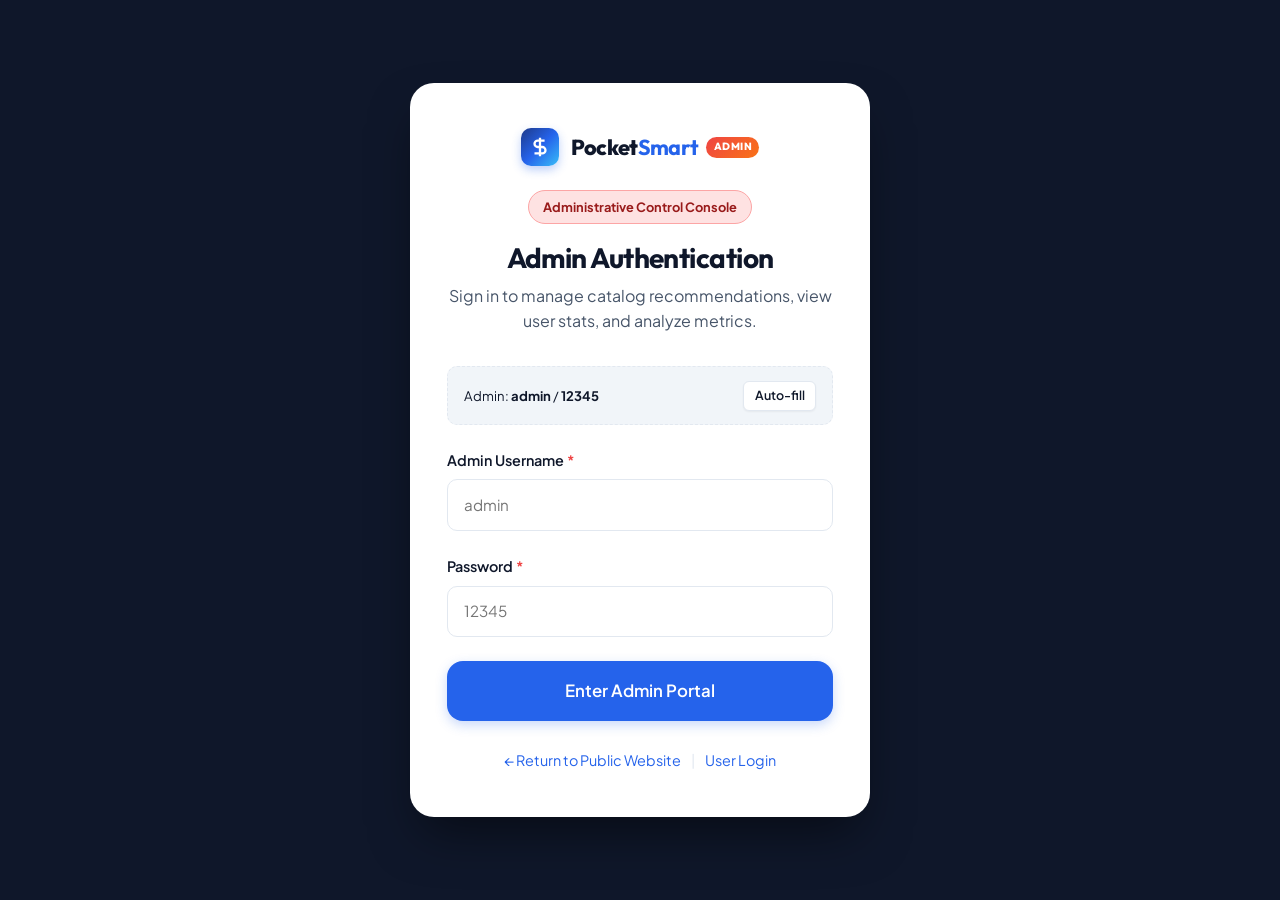
<file: admin-login.html>
<!DOCTYPE html>
<html lang="en">
<head>
  <meta charset="UTF-8">
  <meta name="viewport" content="width=device-width, initial-scale=1.0">
  <title>Admin Portal Sign In – PocketSmart AI</title>
  <meta name="description" content="Sign in to the PocketSmart AI administrative management console.">
  <link rel="stylesheet" href="css/style.css">
  <link rel="stylesheet" href="css/components.css">
  <link rel="stylesheet" href="css/responsive.css">
</head>
<body style="background-color: #0f172a;">

  <div class="auth-wrapper" style="min-height: 100vh;">
    <div class="auth-card" style="box-shadow: 0 25px 50px -12px rgba(0, 0, 0, 0.5); border-color: rgba(255, 255, 255, 0.1);">
      <div class="auth-header">
        <a href="index.html" class="brand-logo" style="justify-content: center; margin-bottom: 1.5rem;">
          <div class="brand-icon">
            <svg width="22" height="22" viewBox="0 0 24 24" fill="none" stroke="currentColor" stroke-width="2.5"><path d="M12 2v20M17 5H9.5a3.5 3.5 0 0 0 0 7h5a3.5 3.5 0 0 1 0 7H6"></path></svg>
          </div>
          <span>Pocket<span class="highlight">Smart</span></span>
          <span class="brand-badge" style="background: linear-gradient(135deg, #ef4444, #f97316);">ADMIN</span>
        </a>

        <div class="auth-demo-badge" style="background: #fee2e2; color: #991b1b; border-color: #fca5a5;">
          Administrative Control Console
        </div>
        <h2>Admin Authentication</h2>
        <p>Sign in to manage catalog recommendations, view user stats, and analyze metrics.</p>
      </div>

      <div style="background: var(--surface-subtle); border: 1px dashed var(--border-color); border-radius: var(--radius-md); padding: 0.85rem 1rem; margin-bottom: 1.5rem; display: flex; align-items: center; justify-content: space-between;">
        <div style="font-size: 0.82rem;">
          Admin: <strong>admin</strong> / <strong>12345</strong>
        </div>
        <button type="button" class="btn btn-secondary btn-sm" id="fillAdminCredsBtn" style="padding: 0.25rem 0.65rem; font-size: 0.78rem;">
          Auto-fill
        </button>
      </div>

      <form id="adminLoginForm">
        <div class="form-group">
          <label class="form-label" for="adminUsername">Admin Username <span class="required">*</span></label>
          <input type="text" class="form-control" id="adminUsername" name="username" placeholder="admin" required autocomplete="username" />
        </div>

        <div class="form-group">
          <label class="form-label" for="adminPassword">Password <span class="required">*</span></label>
          <input type="password" class="form-control" id="adminPassword" name="password" placeholder="12345" required autocomplete="current-password" />
        </div>

        <button type="submit" class="btn btn-primary btn-block btn-lg" id="submitAdminBtn">
          Enter Admin Portal
        </button>
      </form>

      <div class="auth-footer">
        <a href="index.html">&larr; Return to Public Website</a>
        <span style="margin: 0 0.5rem; color: var(--border-color);">|</span>
        <a href="login.html">User Login</a>
      </div>
    </div>
  </div>

  <script src="js/storage.js"></script>
  <script src="js/ui.js"></script>
  <script src="js/auth.js"></script>
  <script>
    document.addEventListener('DOMContentLoaded', () => {
      const form = document.getElementById('adminLoginForm');
      const fillBtn = document.getElementById('fillAdminCredsBtn');
      const submitBtn = document.getElementById('submitAdminBtn');

      fillBtn.addEventListener('click', () => {
        document.getElementById('adminUsername').value = 'admin';
        document.getElementById('adminPassword').value = '12345';
        UI.showToast('Admin credentials populated (admin / 12345)', 'info');
      });

      form.addEventListener('submit', (e) => {
        e.preventDefault();
        const username = form.username.value.trim();
        const password = form.password.value;

        submitBtn.disabled = true;
        submitBtn.innerHTML = 'Verifying admin role...';

        setTimeout(() => {
          try {
            AuthService.login(username, password, 'admin');
            UI.showToast('Admin session verified. Loading portal...', 'success');
            setTimeout(() => {
              window.location.href = 'admin-dashboard.html';
            }, 500);
          } catch (err) {
            submitBtn.disabled = false;
            submitBtn.innerHTML = 'Enter Admin Portal';
            UI.showToast(err.message, 'danger');
          }
        }, 400);
      });
    });
  </script>
</body>
</html>
</file>
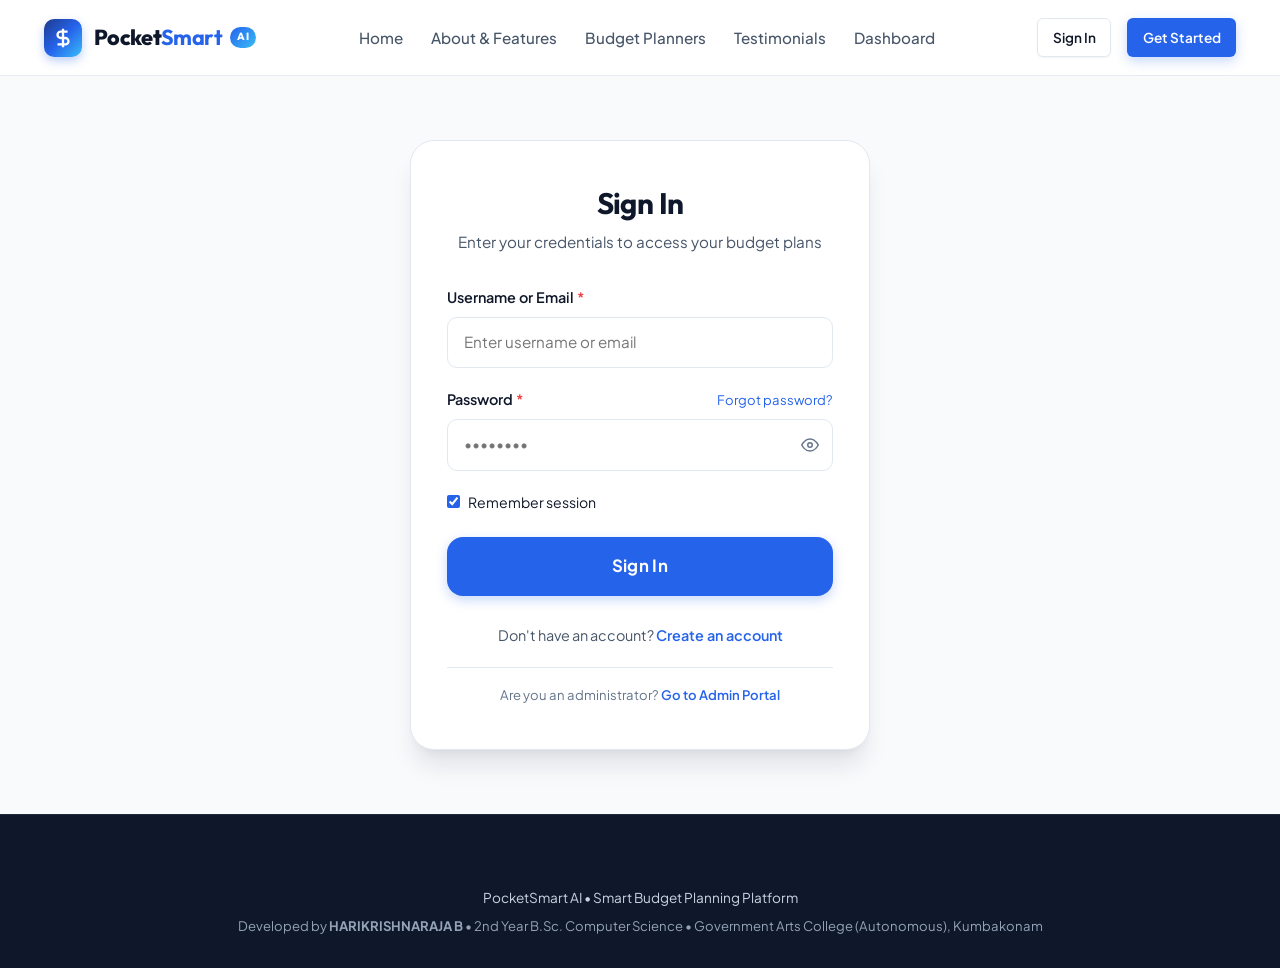
<file: dashboard.html>
<!DOCTYPE html>
<html lang="en">
<head>
  <meta charset="UTF-8">
  <meta name="viewport" content="width=device-width, initial-scale=1.0">
  <title>User Dashboard – PocketSmart AI</title>
  <meta name="description" content="Manage your smart budget plans, view saved recommendations, and review recent activity.">
  <link rel="stylesheet" href="css/style.css">
  <link rel="stylesheet" href="css/components.css">
  <link rel="stylesheet" href="css/responsive.css">
</head>
<body data-auth="required">

  <!-- Demo Notice Banner -->
  <div class="demo-banner">
    <span>💡 <strong>Demo Session:</strong> Logged into demo workspace. Data persists locally in browser storage.</span>
  </div>

  <!-- Header -->
  <header class="navbar" id="topNav">
    <div class="container">
      <a href="index.html" class="brand-logo">
        <div class="brand-icon">
          <svg width="22" height="22" viewBox="0 0 24 24" fill="none" stroke="currentColor" stroke-width="2.5"><path d="M12 2v20M17 5H9.5a3.5 3.5 0 0 0 0 7h5a3.5 3.5 0 0 1 0 7H6"></path></svg>
        </div>
        <span>Pocket<span class="highlight">Smart</span></span>
        <span class="brand-badge">AI</span>
      </a>

      <nav>
        <ul class="nav-menu" id="navMenu">
          <li><a href="dashboard.html" class="nav-link active">Dashboard</a></li>
          <li><a href="home-planner.html" class="nav-link">Home Planner</a></li>
          <li><a href="party-planner.html" class="nav-link">Party Planner</a></li>
          <li><a href="jewelry-planner.html" class="nav-link">Jewelry Planner</a></li>
          <li><a href="history.html" class="nav-link">History</a></li>
          <li><a href="saved.html" class="nav-link">Saved Items</a></li>
          <li><a href="profile.html" class="nav-link">Profile</a></li>
          <li class="mobile-actions"></li>
        </ul>
      </nav>

      <div class="nav-actions"></div>
      <button class="menu-toggle" id="menuToggle" aria-label="Toggle Navigation Menu">
        <svg width="24" height="24" viewBox="0 0 24 24" fill="none" stroke="currentColor" stroke-width="2"><line x1="3" y1="12" x2="21" y2="12"></line><line x1="3" y1="6" x2="21" y2="6"></line><line x1="3" y1="18" x2="21" y2="18"></line></svg>
      </button>
    </div>
  </header>

  <main class="main-content">
    <div class="container" style="padding-top: 3rem; padding-bottom: 5rem;">
      <!-- Welcome Bar -->
      <div style="display: flex; justify-content: space-between; align-items: flex-end; margin-bottom: 2.5rem; flex-wrap: wrap; gap: 1rem;">
        <div>
          <div class="section-tag" style="margin-bottom: 0.5rem;">Account Overview</div>
          <h1 style="font-size: 2.2rem; margin-bottom: 0.35rem;">
            Welcome back, <span id="dashboardUserName" style="color: var(--secondary-color);">Planner</span>!
          </h1>
          <p>Here is a real-time summary of your budget plans and curated wishlists.</p>
        </div>

        <div style="display: flex; gap: 0.75rem;">
          <a href="history.html" class="btn btn-secondary btn-sm">View Plan History</a>
          <a href="home-planner.html" class="btn btn-primary btn-sm">+ New Budget Plan</a>
        </div>
      </div>

      <!-- Dashboard Statistics KPI Cards -->
      <div class="budget-stats-row" style="margin-bottom: 3.5rem;">
        <div class="budget-stat-box highlight">
          <p class="label">Total Plans Created</p>
          <h3 class="value" id="statTotalPlans">0</h3>
        </div>
        <div class="budget-stat-box">
          <p class="label">Saved Recommendations</p>
          <h3 class="value" id="statTotalSaved">0</h3>
        </div>
        <div class="budget-stat-box success">
          <p class="label">Total Budget Planned</p>
          <h3 class="value" id="statTotalBudget">$0</h3>
        </div>
        <div class="budget-stat-box">
          <p class="label">Active Engine Modules</p>
          <h3 class="value" id="statActivePlanners">3 Active</h3>
        </div>
      </div>

      <!-- Quick Start Smart Planner Cards -->
      <div style="margin-bottom: 3.5rem;">
        <div style="display: flex; justify-content: space-between; align-items: center; margin-bottom: 1.5rem;">
          <div>
            <h2 style="font-size: 1.5rem; margin-bottom: 0.25rem;">Start Planning</h2>
            <p style="font-size: 0.9rem;">Choose an intelligent engine below to generate recommendations.</p>
          </div>
        </div>

        <div class="grid-3">
          <!-- Home Card -->
          <div class="planner-card">
            <div class="planner-card-img-wrap" style="height: 160px;">
              <img src="assets/images/home_thumb.jpg" alt="Home Interior" class="planner-card-img" />
              <span class="planner-badge">Home & Decor</span>
            </div>
            <div class="planner-card-body" style="padding: 1.25rem;">
              <h3 style="font-size: 1.2rem; margin-bottom: 0.4rem;">Home Interior Planner</h3>
              <p style="font-size: 0.88rem; margin-bottom: 1rem;">Room-by-room allocation for lighting, sofas, fans, and dining sets.</p>
              <div style="display: flex; gap: 0.5rem; margin-top: auto;">
                <a href="home-planner.html" class="btn btn-primary btn-sm" style="flex: 1;">Get Started</a>
                <a href="home-recommendations.html" class="btn btn-secondary btn-sm">Explore Catalog</a>
              </div>
            </div>
          </div>

          <!-- Party Card -->
          <div class="planner-card">
            <div class="planner-card-img-wrap" style="height: 160px;">
              <img src="assets/images/party_thumb.jpg" alt="Party Budget" class="planner-card-img" />
              <span class="planner-badge">Parties & Events</span>
            </div>
            <div class="planner-card-body" style="padding: 1.25rem;">
              <h3 style="font-size: 1.2rem; margin-bottom: 0.4rem;">Party Budget Planner</h3>
              <p style="font-size: 0.88rem; margin-bottom: 1rem;">Per-guest catering, venue booking, sound, decor, and contingency.</p>
              <div style="display: flex; gap: 0.5rem; margin-top: auto;">
                <a href="party-planner.html" class="btn btn-primary btn-sm" style="flex: 1;">Get Started</a>
                <a href="party-recommendations.html" class="btn btn-secondary btn-sm">Explore Catalog</a>
              </div>
            </div>
          </div>

          <!-- Jewelry Card -->
          <div class="planner-card gold-theme">
            <div class="planner-card-img-wrap" style="height: 160px;">
              <img src="assets/images/jewelry_thumb.jpg" alt="Fine Jewelry" class="planner-card-img" />
              <span class="planner-badge gold">Fine Jewelry</span>
            </div>
            <div class="planner-card-body" style="padding: 1.25rem;">
              <h3 style="font-size: 1.2rem; margin-bottom: 0.4rem;">Jewelry Budget Planner</h3>
              <p style="font-size: 0.88rem; margin-bottom: 1rem;">Diamond engagement rings, solid 18K gold chains, watches, and styling.</p>
              <div style="display: flex; gap: 0.5rem; margin-top: auto;">
                <a href="jewelry-planner.html" class="btn btn-gold btn-sm" style="flex: 1;">Get Started</a>
                <a href="jewelry-recommendations.html" class="btn btn-secondary btn-sm">Explore Catalog</a>
              </div>
            </div>
          </div>
        </div>
      </div>

      <!-- Recent Activity Section -->
      <div>
        <div style="display: flex; justify-content: space-between; align-items: center; margin-bottom: 1.25rem;">
          <h2 style="font-size: 1.5rem;">Recent Planning Activity</h2>
          <a href="history.html" style="font-size: 0.88rem; font-weight: 600;">View All History &rarr;</a>
        </div>

        <div id="recentActivityList">
          <!-- Hydrated by dashboard.js -->
        </div>
      </div>
    </div>
  </main>

  <!-- Footer -->
  <footer class="footer">
    <div class="container" style="text-align: center;">
      <p style="font-size: 0.85rem; color: #64748b;">&copy; 2026 PocketSmart AI. Demo Session.</p>
    </div>
  </footer>

  <script src="js/storage.js"></script>
  <script src="js/ui.js"></script>
  <script src="js/auth.js"></script>
  <script src="js/dashboard.js"></script>
  <script>
    document.addEventListener('DOMContentLoaded', () => {
      Dashboard.init();
    });
  </script>
</body>
</html>
</file>
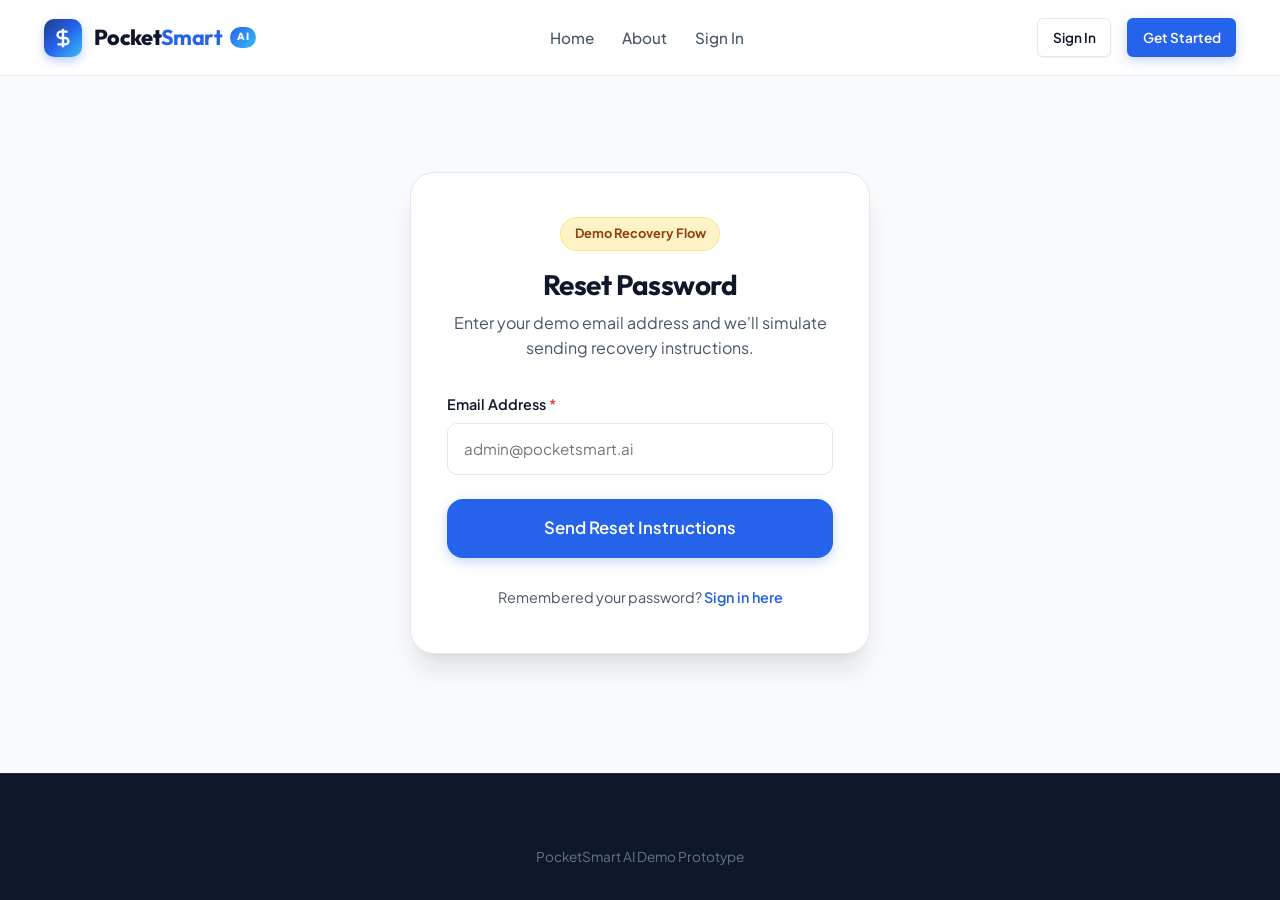
<file: forgot-password.html>
<!DOCTYPE html>
<html lang="en">
<head>
  <meta charset="UTF-8">
  <meta name="viewport" content="width=device-width, initial-scale=1.0">
  <title>Reset Password Demo – PocketSmart AI</title>
  <meta name="description" content="Simulated password reset flow for PocketSmart AI prototype.">
  <link rel="stylesheet" href="css/style.css">
  <link rel="stylesheet" href="css/components.css">
  <link rel="stylesheet" href="css/responsive.css">
</head>
<body>

  <!-- Demo Notice Banner -->
  <div class="demo-banner">
    <span>💡 <strong>Demo Prototype:</strong> PocketSmart AI static frontend demo. Default credentials: <strong>admin / 12345</strong></span>
  </div>

  <!-- Header -->
  <header class="navbar" id="topNav">
    <div class="container">
      <a href="index.html" class="brand-logo">
        <div class="brand-icon">
          <svg width="22" height="22" viewBox="0 0 24 24" fill="none" stroke="currentColor" stroke-width="2.5"><path d="M12 2v20M17 5H9.5a3.5 3.5 0 0 0 0 7h5a3.5 3.5 0 0 1 0 7H6"></path></svg>
        </div>
        <span>Pocket<span class="highlight">Smart</span></span>
        <span class="brand-badge">AI</span>
      </a>

      <nav>
        <ul class="nav-menu" id="navMenu">
          <li><a href="index.html" class="nav-link">Home</a></li>
          <li><a href="about.html" class="nav-link">About</a></li>
          <li><a href="login.html" class="nav-link">Sign In</a></li>
          <li class="mobile-actions"></li>
        </ul>
      </nav>

      <div class="nav-actions"></div>
      <button class="menu-toggle" id="menuToggle" aria-label="Toggle Navigation Menu">
        <svg width="24" height="24" viewBox="0 0 24 24" fill="none" stroke="currentColor" stroke-width="2"><line x1="3" y1="12" x2="21" y2="12"></line><line x1="3" y1="6" x2="21" y2="6"></line><line x1="3" y1="18" x2="21" y2="18"></line></svg>
      </button>
    </div>
  </header>

  <main class="main-content">
    <div class="auth-wrapper">
      <div class="auth-card">
        <div class="auth-header">
          <div class="auth-demo-badge">Demo Recovery Flow</div>
          <h2>Reset Password</h2>
          <p>Enter your demo email address and we'll simulate sending recovery instructions.</p>
        </div>

        <form id="forgotForm">
          <div class="form-group">
            <label class="form-label" for="resetEmail">Email Address <span class="required">*</span></label>
            <input type="email" class="form-control" id="resetEmail" name="email" placeholder="admin@pocketsmart.ai" required />
          </div>

          <button type="submit" class="btn btn-primary btn-block btn-lg" id="submitResetBtn">
            Send Reset Instructions
          </button>
        </form>

        <div id="resetFeedback" style="display: none; margin-top: 1.5rem; padding: 1.25rem; border-radius: var(--radius-md); background: var(--secondary-soft); border: 1px solid rgba(37,99,235,0.2); font-size: 0.88rem; color: #1e3a8a;">
          <h4 style="color: #1e3a8a; margin-bottom: 0.35rem; font-size: 1rem;">Demo Reset Link Simulated</h4>
          <p style="margin: 0; line-height: 1.5;">
            In this static prototype, the default credentials are <strong>admin / 12345</strong>. Any custom registered users can log in using the password set during registration.
          </p>
          <div style="margin-top: 1rem;">
            <a href="login.html" class="btn btn-secondary btn-sm">Return to Sign In</a>
          </div>
        </div>

        <div class="auth-footer">
          Remembered your password? <a href="login.html" style="font-weight: 600;">Sign in here</a>
        </div>
      </div>
    </div>
  </main>

  <footer class="footer">
    <div class="container" style="text-align: center;">
      <p style="font-size: 0.85rem; color: #64748b;">PocketSmart AI Demo Prototype</p>
    </div>
  </footer>

  <script src="js/storage.js"></script>
  <script src="js/ui.js"></script>
  <script src="js/auth.js"></script>
  <script>
    document.addEventListener('DOMContentLoaded', () => {
      const form = document.getElementById('forgotForm');
      const feedback = document.getElementById('resetFeedback');
      const submitBtn = document.getElementById('submitResetBtn');

      form.addEventListener('submit', (e) => {
        e.preventDefault();
        submitBtn.disabled = true;
        submitBtn.innerHTML = 'Sending...';

        setTimeout(() => {
          submitBtn.style.display = 'none';
          feedback.style.display = 'block';
          UI.showToast('Demo reset link generated!', 'info');
        }, 500);
      });
    });
  </script>
</body>
</html>
</file>
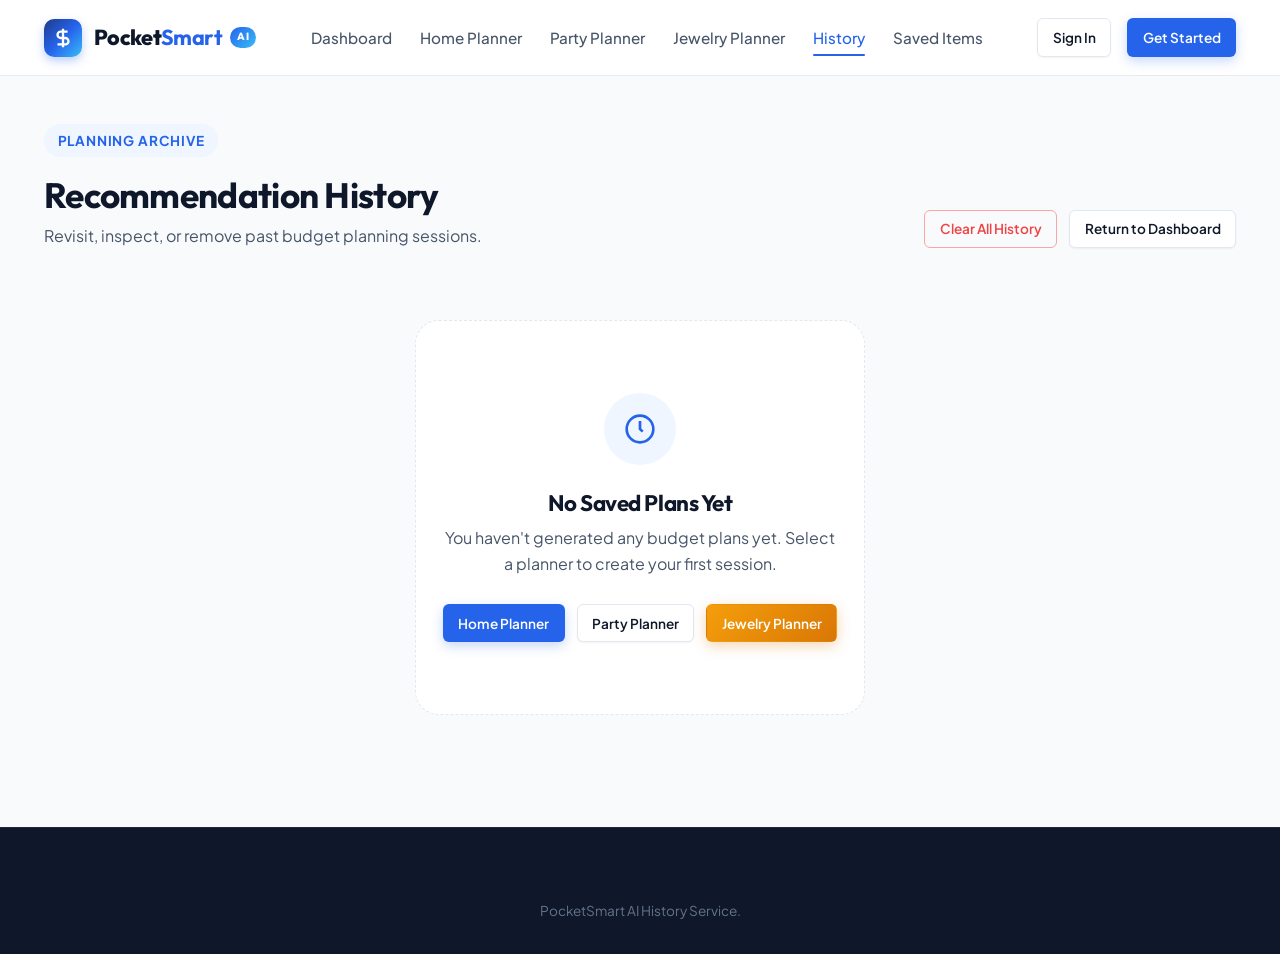
<file: history.html>
<!DOCTYPE html>
<html lang="en">
<head>
  <meta charset="UTF-8">
  <meta name="viewport" content="width=device-width, initial-scale=1.0">
  <title>Recommendation History – PocketSmart AI</title>
  <meta name="description" content="View and manage your saved budget planning sessions across home, party, and jewelry.">
  <link rel="stylesheet" href="css/style.css">
  <link rel="stylesheet" href="css/components.css">
  <link rel="stylesheet" href="css/responsive.css">
</head>
<body>

  <!-- Demo Banner -->
  <div class="demo-banner">
    <span>💡 <strong>Session History:</strong> All past generated plans are stored in browser localStorage.</span>
  </div>

  <!-- Header -->
  <header class="navbar" id="topNav">
    <div class="container">
      <a href="index.html" class="brand-logo">
        <div class="brand-icon">
          <svg width="22" height="22" viewBox="0 0 24 24" fill="none" stroke="currentColor" stroke-width="2.5"><path d="M12 2v20M17 5H9.5a3.5 3.5 0 0 0 0 7h5a3.5 3.5 0 0 1 0 7H6"></path></svg>
        </div>
        <span>Pocket<span class="highlight">Smart</span></span>
        <span class="brand-badge">AI</span>
      </a>

      <nav>
        <ul class="nav-menu" id="navMenu">
          <li><a href="dashboard.html" class="nav-link">Dashboard</a></li>
          <li><a href="home-planner.html" class="nav-link">Home Planner</a></li>
          <li><a href="party-planner.html" class="nav-link">Party Planner</a></li>
          <li><a href="jewelry-planner.html" class="nav-link">Jewelry Planner</a></li>
          <li><a href="history.html" class="nav-link active">History</a></li>
          <li><a href="saved.html" class="nav-link">Saved Items</a></li>
          <li class="mobile-actions"></li>
        </ul>
      </nav>

      <div class="nav-actions"></div>
      <button class="menu-toggle" id="menuToggle" aria-label="Toggle Navigation Menu">
        <svg width="24" height="24" viewBox="0 0 24 24" fill="none" stroke="currentColor" stroke-width="2"><line x1="3" y1="12" x2="21" y2="12"></line><line x1="3" y1="6" x2="21" y2="6"></line><line x1="3" y1="18" x2="21" y2="18"></line></svg>
      </button>
    </div>
  </header>

  <main class="main-content">
    <div class="container" style="padding-top: 3rem; padding-bottom: 5rem;">
      
      <div style="display: flex; justify-content: space-between; align-items: flex-end; margin-bottom: 2.5rem; flex-wrap: wrap; gap: 1rem;">
        <div>
          <div class="section-tag">Planning Archive</div>
          <h1 style="font-size: 2.2rem; margin-bottom: 0.35rem;">Recommendation History</h1>
          <p>Revisit, inspect, or remove past budget planning sessions.</p>
        </div>

        <div style="display: flex; gap: 0.75rem;">
          <button class="btn btn-outline btn-sm" id="clearHistoryBtn" style="color: var(--danger-color); border-color: #fca5a5;">
            Clear All History
          </button>
          <a href="dashboard.html" class="btn btn-secondary btn-sm">Return to Dashboard</a>
        </div>
      </div>

      <!-- History List -->
      <div id="historyListContainer" style="display: flex; flex-direction: column; gap: 1rem;">
        <!-- Rendered dynamically -->
      </div>

    </div>
  </main>

  <footer class="footer">
    <div class="container" style="text-align: center;">
      <p style="font-size: 0.85rem; color: #64748b;">PocketSmart AI History Service.</p>
    </div>
  </footer>

  <script src="js/storage.js"></script>
  <script src="js/ui.js"></script>
  <script src="js/auth.js"></script>
  <script>
    document.addEventListener('DOMContentLoaded', () => {
      renderHistory();

      const clearBtn = document.getElementById('clearHistoryBtn');
      if (clearBtn) {
        clearBtn.addEventListener('click', () => {
          const list = StorageService.getHistory();
          if (list.length === 0) {
            UI.showToast('History is already empty.', 'info');
            return;
          }

          UI.openModal({
            title: 'Clear All History',
            bodyHtml: '<p>Are you sure you want to delete all saved planning sessions? This cannot be undone.</p>',
            confirmText: 'Clear All',
            onConfirm: () => {
              StorageService.clearAllHistory();
              UI.showToast('All planning history cleared.', 'success');
              renderHistory();
            }
          });
        });
      }
    });

    function renderHistory() {
      const container = document.getElementById('historyListContainer');
      if (!container) return;

      const history = StorageService.getHistory();

      if (history.length === 0) {
        container.innerHTML = `
          <div class="empty-state">
            <div class="empty-state-icon">
              <svg width="32" height="32" viewBox="0 0 24 24" fill="none" stroke="currentColor" stroke-width="2"><circle cx="12" cy="12" r="10"></circle><polyline points="12 6 12 12 14 14"></polyline></svg>
            </div>
            <h3>No Saved Plans Yet</h3>
            <p>You haven't generated any budget plans yet. Select a planner to create your first session.</p>
            <div style="display: flex; gap: 0.75rem; justify-content: center; flex-wrap: wrap;">
              <a href="home-planner.html" class="btn btn-primary btn-sm">Home Planner</a>
              <a href="party-planner.html" class="btn btn-secondary btn-sm">Party Planner</a>
              <a href="jewelry-planner.html" class="btn btn-gold btn-sm">Jewelry Planner</a>
            </div>
          </div>
        `;
        return;
      }

      container.innerHTML = history.map(plan => {
        let recUrl = 'home-recommendations.html';
        let badgeClass = '';
        if (plan.type?.includes('Party')) {
          recUrl = 'party-recommendations.html';
        } else if (plan.type?.includes('Jewelry')) {
          recUrl = 'jewelry-recommendations.html';
          badgeClass = 'gold';
        }

        const dateStr = new Date(plan.createdAt || Date.now()).toLocaleDateString(undefined, {
          year: 'numeric',
          month: 'short',
          day: 'numeric',
          hour: '2-digit',
          minute: '2-digit'
        });

        return `
          <div style="background: var(--surface-card); border: 1px solid var(--border-color); border-radius: var(--radius-lg); padding: 1.5rem 1.75rem; display: flex; align-items: center; justify-content: space-between; flex-wrap: wrap; gap: 1.25rem; box-shadow: var(--shadow-sm); transition: transform var(--transition-fast);">
            <div style="flex: 1; min-width: 260px;">
              <div style="display: flex; align-items: center; gap: 0.6rem; margin-bottom: 0.4rem;">
                <span class="section-tag ${badgeClass}" style="margin: 0; padding: 0.2rem 0.6rem; font-size: 0.72rem;">${plan.type || 'Custom Plan'}</span>
                <span style="font-size: 0.8rem; color: var(--muted-text-color);">${dateStr}</span>
              </div>
              <h3 style="font-size: 1.25rem; margin-bottom: 0.35rem;">${plan.title || 'Personalized Session'}</h3>
              <p style="font-size: 0.9rem; color: var(--text-secondary); margin: 0;">
                Target Budget: <strong style="color: var(--primary-color);">${UI.formatCurrency(plan.budget, plan.currency)}</strong>
                ${plan.rooms ? ` • Rooms: ${plan.rooms.join(', ')}` : ''}
                ${plan.guests ? ` • ${plan.guests} Guests` : ''}
                ${plan.metal ? ` • ${plan.metal}` : ''}
              </p>
            </div>

            <div style="display: flex; align-items: center; gap: 0.75rem;">
              <a href="${recUrl}?planId=${plan.id}" class="btn btn-primary btn-sm">
                View Recommendations &rarr;
              </a>
              <button class="btn btn-outline btn-sm" style="color: var(--danger-color); border-color: #fca5a5;" onclick="deleteSinglePlan('${plan.id}')" title="Delete Plan">
                Delete
              </button>
            </div>
          </div>
        `;
      }).join('');
    }

    function deleteSinglePlan(id) {
      UI.openModal({
        title: 'Delete Session',
        bodyHtml: '<p>Are you sure you want to remove this plan from your history?</p>',
        confirmText: 'Delete',
        onConfirm: () => {
          StorageService.deleteHistoryItem(id);
          UI.showToast('Plan deleted from history.', 'info');
          renderHistory();
        }
      });
    }
  </script>
</body>
</html>
</file>
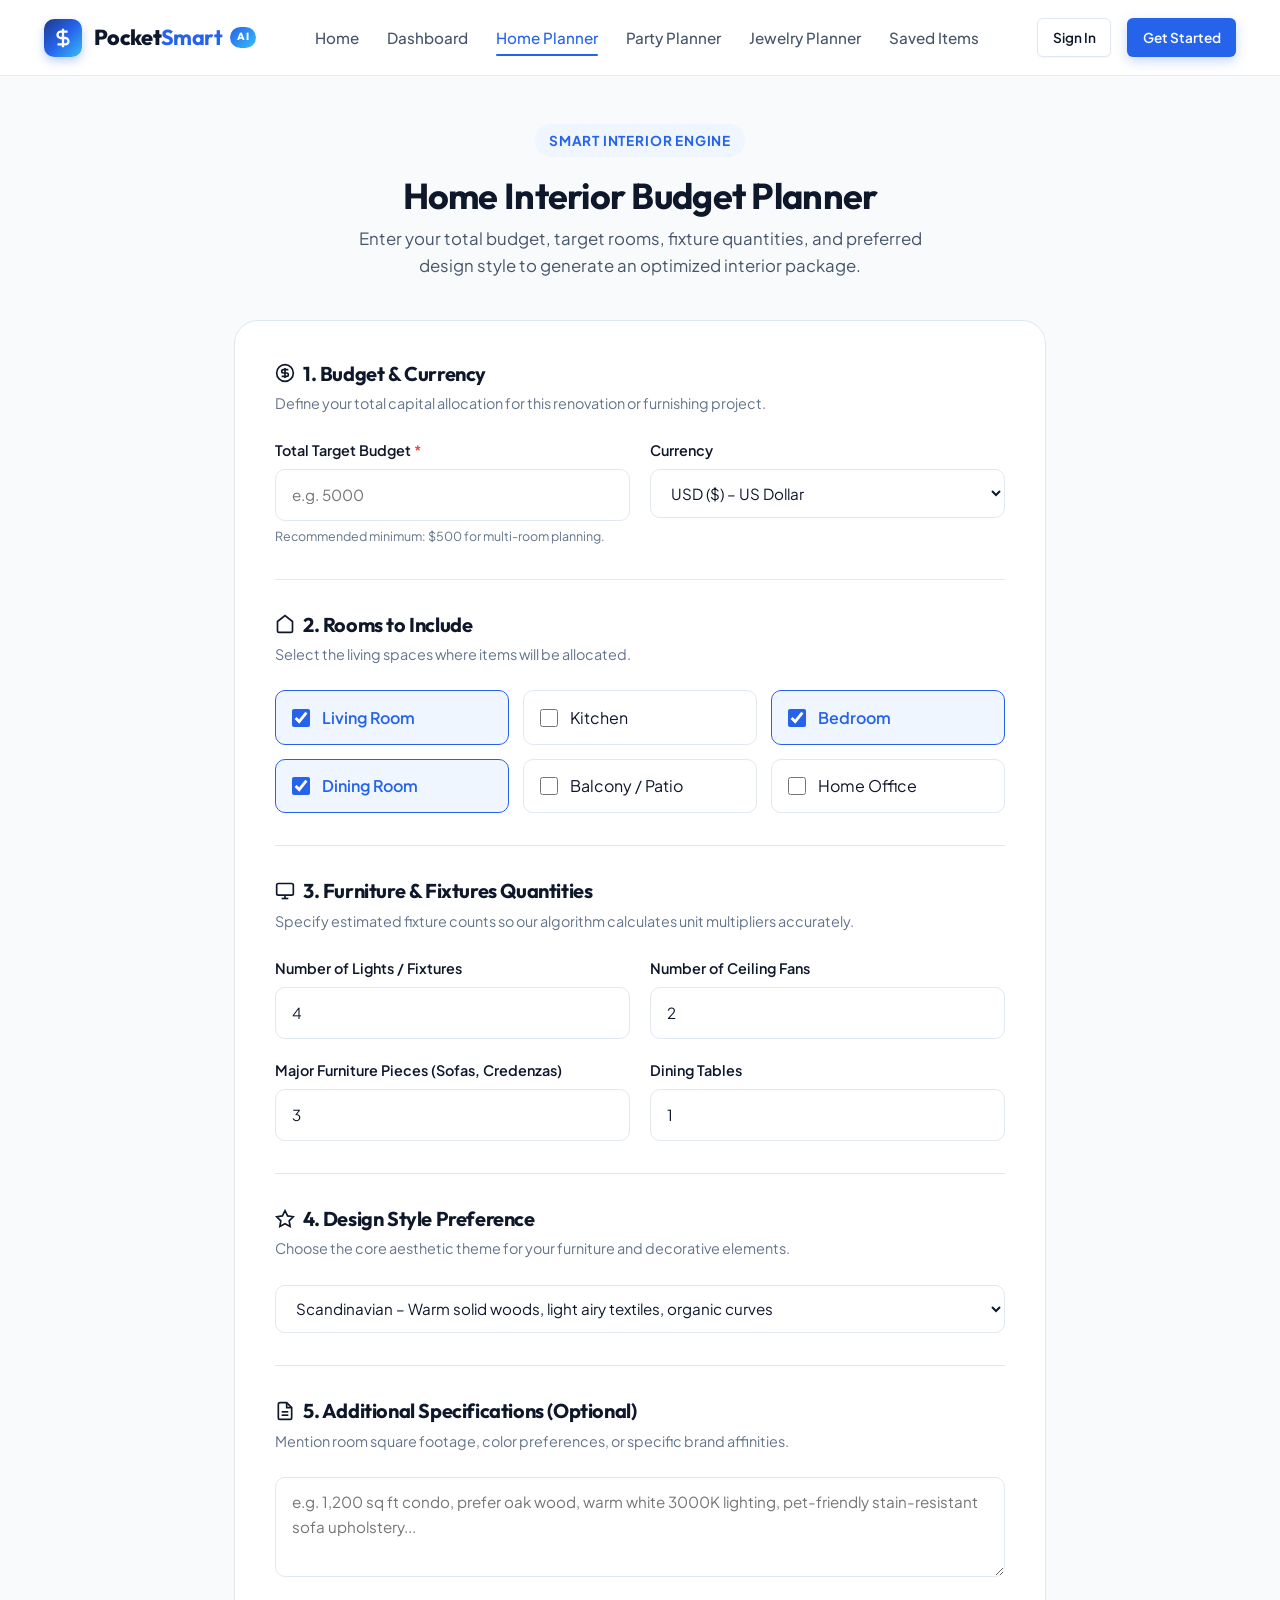
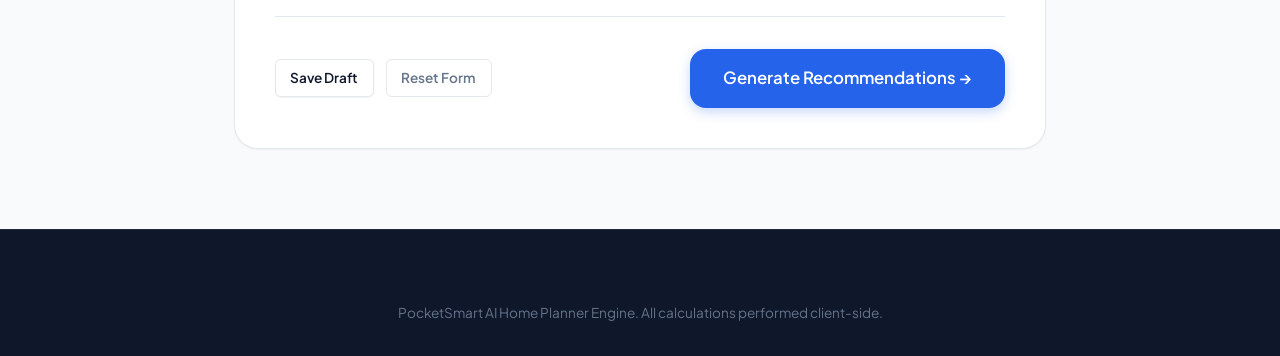
<file: home-planner.html>
<!DOCTYPE html>
<html lang="en">
<head>
  <meta charset="UTF-8">
  <meta name="viewport" content="width=device-width, initial-scale=1.0">
  <title>Home Interior Budget Planner – PocketSmart AI</title>
  <meta name="description" content="Plan and allocate your home interior budget room-by-room with smart furniture, lighting, and fan recommendations.">
  <link rel="stylesheet" href="css/style.css">
  <link rel="stylesheet" href="css/components.css">
  <link rel="stylesheet" href="css/responsive.css">
</head>
<body>

  <!-- Demo Notice Banner -->
  <div class="demo-banner">
    <span>💡 <strong>Demo Prototype:</strong> Form saves drafts locally and generates a personalized recommendation session.</span>
  </div>

  <!-- Header -->
  <header class="navbar" id="topNav">
    <div class="container">
      <a href="index.html" class="brand-logo">
        <div class="brand-icon">
          <svg width="22" height="22" viewBox="0 0 24 24" fill="none" stroke="currentColor" stroke-width="2.5"><path d="M12 2v20M17 5H9.5a3.5 3.5 0 0 0 0 7h5a3.5 3.5 0 0 1 0 7H6"></path></svg>
        </div>
        <span>Pocket<span class="highlight">Smart</span></span>
        <span class="brand-badge">AI</span>
      </a>

      <nav>
        <ul class="nav-menu" id="navMenu">
          <li><a href="index.html" class="nav-link">Home</a></li>
          <li><a href="dashboard.html" class="nav-link">Dashboard</a></li>
          <li><a href="home-planner.html" class="nav-link active">Home Planner</a></li>
          <li><a href="party-planner.html" class="nav-link">Party Planner</a></li>
          <li><a href="jewelry-planner.html" class="nav-link">Jewelry Planner</a></li>
          <li><a href="saved.html" class="nav-link">Saved Items</a></li>
          <li class="mobile-actions"></li>
        </ul>
      </nav>

      <div class="nav-actions"></div>
      <button class="menu-toggle" id="menuToggle" aria-label="Toggle Navigation Menu">
        <svg width="24" height="24" viewBox="0 0 24 24" fill="none" stroke="currentColor" stroke-width="2"><line x1="3" y1="12" x2="21" y2="12"></line><line x1="3" y1="6" x2="21" y2="6"></line><line x1="3" y1="18" x2="21" y2="18"></line></svg>
      </button>
    </div>
  </header>

  <main class="main-content">
    <div class="container" style="padding-top: 3rem; padding-bottom: 5rem; max-width: 860px;">
      
      <!-- Page Header -->
      <div style="margin-bottom: 2.5rem; text-align: center;">
        <div class="section-tag">Smart Interior Engine</div>
        <h1 style="font-size: 2.25rem; margin-bottom: 0.5rem;">Home Interior Budget Planner</h1>
        <p style="font-size: 1.05rem; max-width: 600px; margin: 0 auto;">
          Enter your total budget, target rooms, fixture quantities, and preferred design style to generate an optimized interior package.
        </p>
      </div>

      <!-- Multi-Section Planner Form -->
      <div class="form-card">
        <form id="homePlannerForm">

          <!-- Section 1: Budget Details -->
          <div class="form-section">
            <h3 class="form-section-title">
              <svg width="20" height="20" viewBox="0 0 24 24" fill="none" stroke="currentColor" stroke-width="2"><circle cx="12" cy="12" r="10"></circle><path d="M16 8h-6a2 2 0 1 0 0 4h4a2 2 0 1 1 0 4H8"></path><line x1="12" y1="6" x2="12" y2="18"></line></svg>
              1. Budget & Currency
            </h3>
            <p class="form-section-subtitle">Define your total capital allocation for this renovation or furnishing project.</p>

            <div class="grid-2" style="gap: 1.25rem;">
              <div class="form-group" style="margin: 0;">
                <label class="form-label" for="budget">Total Target Budget <span class="required">*</span></label>
                <div style="position: relative;">
                  <input type="number" class="form-control" id="budget" name="budget" placeholder="e.g. 5000" min="100" max="1000000" step="50" required />
                </div>
                <div style="font-size: 0.78rem; color: var(--muted-text-color); margin-top: 0.35rem;">Recommended minimum: $500 for multi-room planning.</div>
              </div>

              <div class="form-group" style="margin: 0;">
                <label class="form-label" for="currency">Currency</label>
                <select class="form-control" id="currency" name="currency">
                  <option value="USD">USD ($) – US Dollar</option>
                  <option value="INR">INR (₹) – Indian Rupee</option>
                  <option value="EUR">EUR (€) – Euro</option>
                  <option value="GBP">GBP (£) – British Pound</option>
                </select>
              </div>
            </div>
          </div>

          <!-- Section 2: Rooms to Include -->
          <div class="form-section">
            <h3 class="form-section-title">
              <svg width="20" height="20" viewBox="0 0 24 24" fill="none" stroke="currentColor" stroke-width="2"><path d="M3 9l9-7 9 7v11a2 2 0 0 1-2 2H5a2 2 0 0 1-2-2z"></path></svg>
              2. Rooms to Include
            </h3>
            <p class="form-section-subtitle">Select the living spaces where items will be allocated.</p>

            <div class="checkbox-grid">
              <label class="checkbox-card selected">
                <input type="checkbox" name="rooms" value="Living Room" checked />
                <span>Living Room</span>
              </label>

              <label class="checkbox-card">
                <input type="checkbox" name="rooms" value="Kitchen" />
                <span>Kitchen</span>
              </label>

              <label class="checkbox-card selected">
                <input type="checkbox" name="rooms" value="Bedroom" checked />
                <span>Bedroom</span>
              </label>

              <label class="checkbox-card selected">
                <input type="checkbox" name="rooms" value="Dining Room" checked />
                <span>Dining Room</span>
              </label>

              <label class="checkbox-card">
                <input type="checkbox" name="rooms" value="Balcony" />
                <span>Balcony / Patio</span>
              </label>

              <label class="checkbox-card">
                <input type="checkbox" name="rooms" value="Home Office" />
                <span>Home Office</span>
              </label>
            </div>
          </div>

          <!-- Section 3: Furniture & Fixtures Quantities -->
          <div class="form-section">
            <h3 class="form-section-title">
              <svg width="20" height="20" viewBox="0 0 24 24" fill="none" stroke="currentColor" stroke-width="2"><rect x="2" y="3" width="20" height="14" rx="2" ry="2"></rect><line x1="8" y1="21" x2="16" y2="21"></line><line x1="12" y1="17" x2="12" y2="21"></line></svg>
              3. Furniture & Fixtures Quantities
            </h3>
            <p class="form-section-subtitle">Specify estimated fixture counts so our algorithm calculates unit multipliers accurately.</p>

            <div class="grid-2" style="gap: 1.25rem;">
              <div class="form-group" style="margin: 0;">
                <label class="form-label" for="lightsCount">Number of Lights / Fixtures</label>
                <input type="number" class="form-control" id="lightsCount" name="lightsCount" min="0" max="50" value="4" required />
              </div>

              <div class="form-group" style="margin: 0;">
                <label class="form-label" for="fansCount">Number of Ceiling Fans</label>
                <input type="number" class="form-control" id="fansCount" name="fansCount" min="0" max="20" value="2" required />
              </div>

              <div class="form-group" style="margin: 0;">
                <label class="form-label" for="furnitureCount">Major Furniture Pieces (Sofas, Credenzas)</label>
                <input type="number" class="form-control" id="furnitureCount" name="furnitureCount" min="0" max="30" value="3" required />
              </div>

              <div class="form-group" style="margin: 0;">
                <label class="form-label" for="diningCount">Dining Tables</label>
                <input type="number" class="form-control" id="diningCount" name="diningCount" min="0" max="5" value="1" required />
              </div>
            </div>
          </div>

          <!-- Section 4: Style Preferences -->
          <div class="form-section">
            <h3 class="form-section-title">
              <svg width="20" height="20" viewBox="0 0 24 24" fill="none" stroke="currentColor" stroke-width="2"><polygon points="12 2 15.09 8.26 22 9.27 17 14.14 18.18 21.02 12 17.77 5.82 21.02 7 14.14 2 9.27 8.91 8.26 12 2"></polygon></svg>
              4. Design Style Preference
            </h3>
            <p class="form-section-subtitle">Choose the core aesthetic theme for your furniture and decorative elements.</p>

            <div class="form-group" style="margin: 0;">
              <select class="form-control" id="style" name="style">
                <option value="Modern">Modern – Clean lines, neutral palette, architectural forms</option>
                <option value="Scandinavian" selected>Scandinavian – Warm solid woods, light airy textiles, organic curves</option>
                <option value="Minimalist">Minimalist – Uncluttered spaces, monochrome tones, concealed storage</option>
                <option value="Luxury">Luxury – Rich velvets, marble tabletops, brushed brass accents</option>
                <option value="Traditional">Traditional – Classic moldings, ornate woodwork, warm ambient tones</option>
                <option value="Industrial">Industrial – Exposed metals, raw teak, dark matte finishes</option>
              </select>
            </div>
          </div>

          <!-- Section 5: Additional Requirements -->
          <div class="form-section">
            <h3 class="form-section-title">
              <svg width="20" height="20" viewBox="0 0 24 24" fill="none" stroke="currentColor" stroke-width="2"><path d="M14 2H6a2 2 0 0 0-2 2v16a2 2 0 0 0 2 2h12a2 2 0 0 0 2-2V8z"></path><polyline points="14 2 14 8 20 8"></polyline><line x1="16" y1="13" x2="8" y2="13"></line><line x1="16" y1="17" x2="8" y2="17"></line></svg>
              5. Additional Specifications (Optional)
            </h3>
            <p class="form-section-subtitle">Mention room square footage, color preferences, or specific brand affinities.</p>

            <div class="form-group" style="margin: 0;">
              <textarea class="form-control" id="notes" name="notes" rows="3" placeholder="e.g. 1,200 sq ft condo, prefer oak wood, warm white 3000K lighting, pet-friendly stain-resistant sofa upholstery..."></textarea>
            </div>
          </div>

          <!-- Form Buttons -->
          <div style="display: flex; gap: 1rem; align-items: center; justify-content: space-between; flex-wrap: wrap; margin-top: 1.5rem;">
            <div style="display: flex; gap: 0.75rem;">
              <button type="button" class="btn btn-secondary btn-sm" id="saveDraftBtn">
                Save Draft
              </button>
              <button type="button" class="btn btn-outline btn-sm" id="resetFormBtn" style="color: var(--muted-text-color); border-color: var(--border-color);">
                Reset Form
              </button>
            </div>

            <button type="submit" class="btn btn-primary btn-lg" id="submitHomeBtn">
              Generate Recommendations &rarr;
            </button>
          </div>

        </form>
      </div>

    </div>
  </main>

  <footer class="footer">
    <div class="container" style="text-align: center;">
      <p style="font-size: 0.85rem; color: #64748b;">PocketSmart AI Home Planner Engine. All calculations performed client-side.</p>
    </div>
  </footer>

  <script src="js/storage.js"></script>
  <script src="js/ui.js"></script>
  <script src="js/auth.js"></script>
  <script src="js/planners.js"></script>
</body>
</html>
</file>
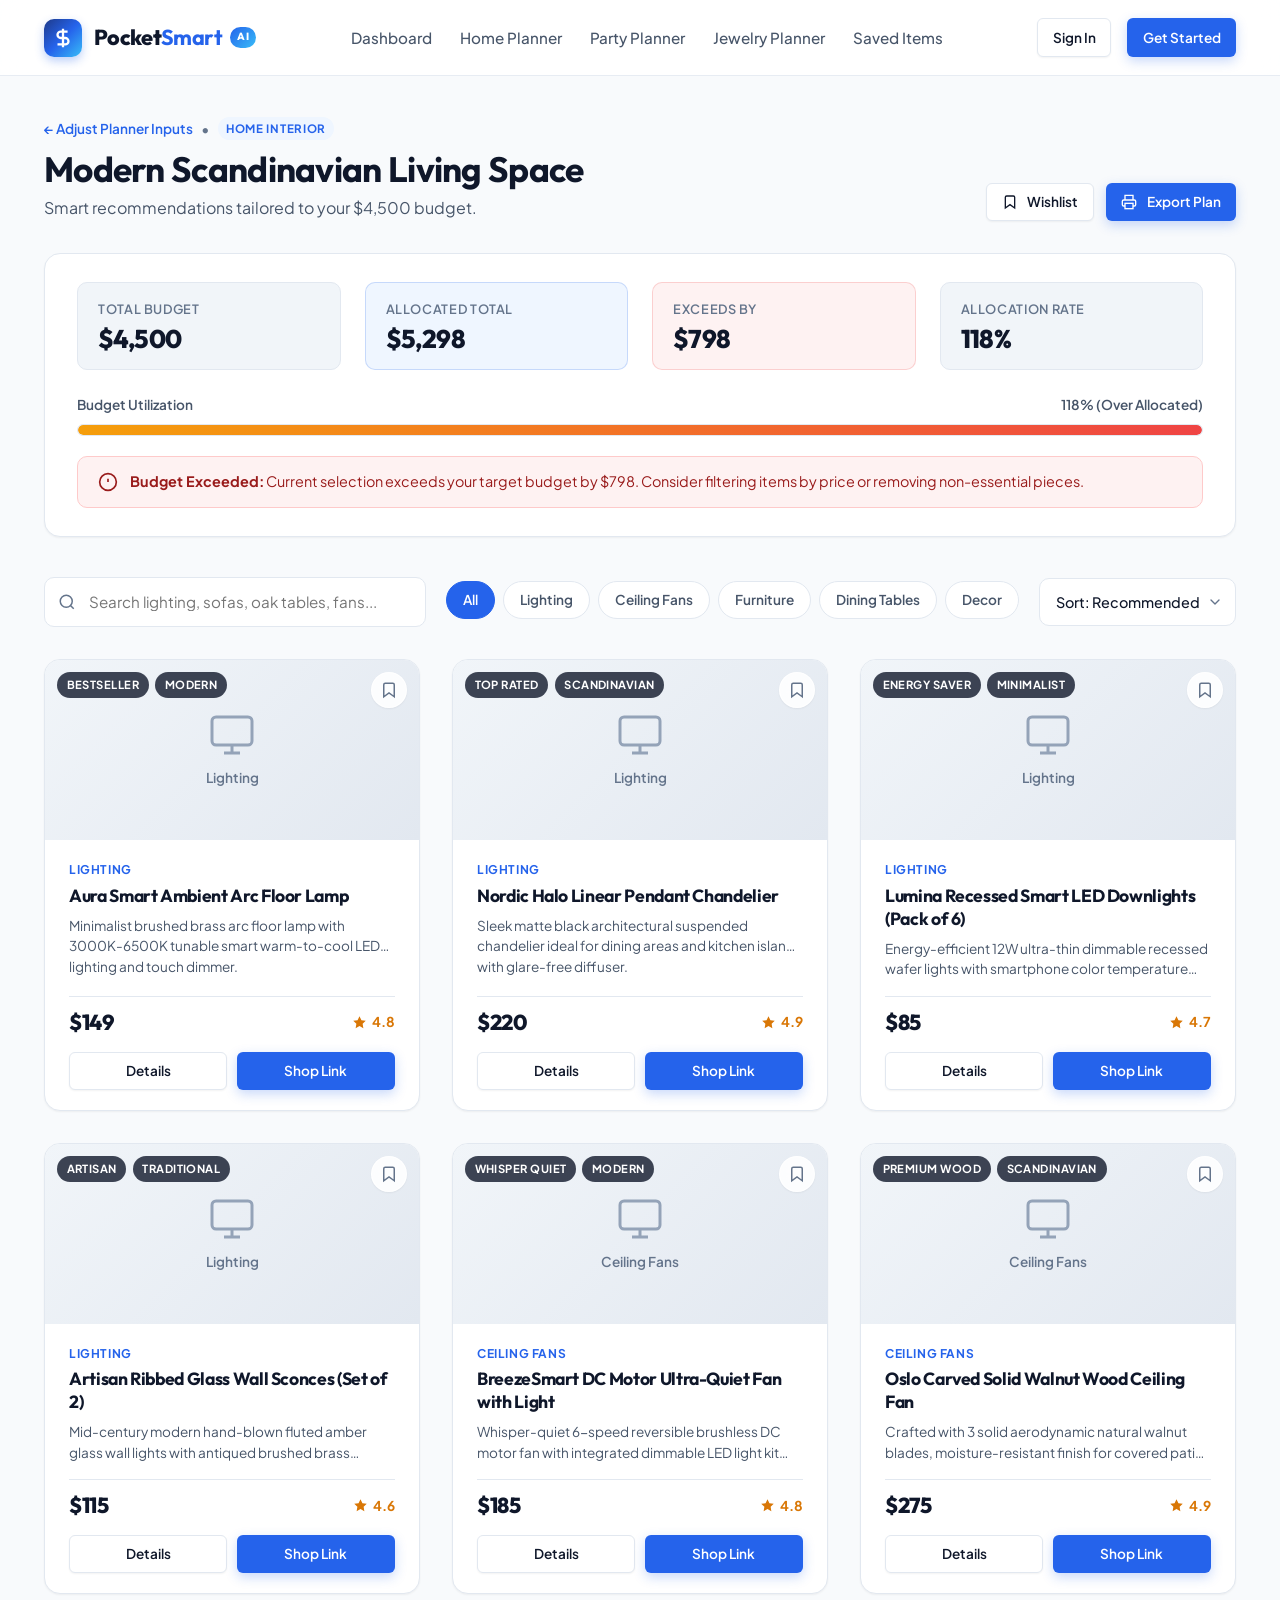
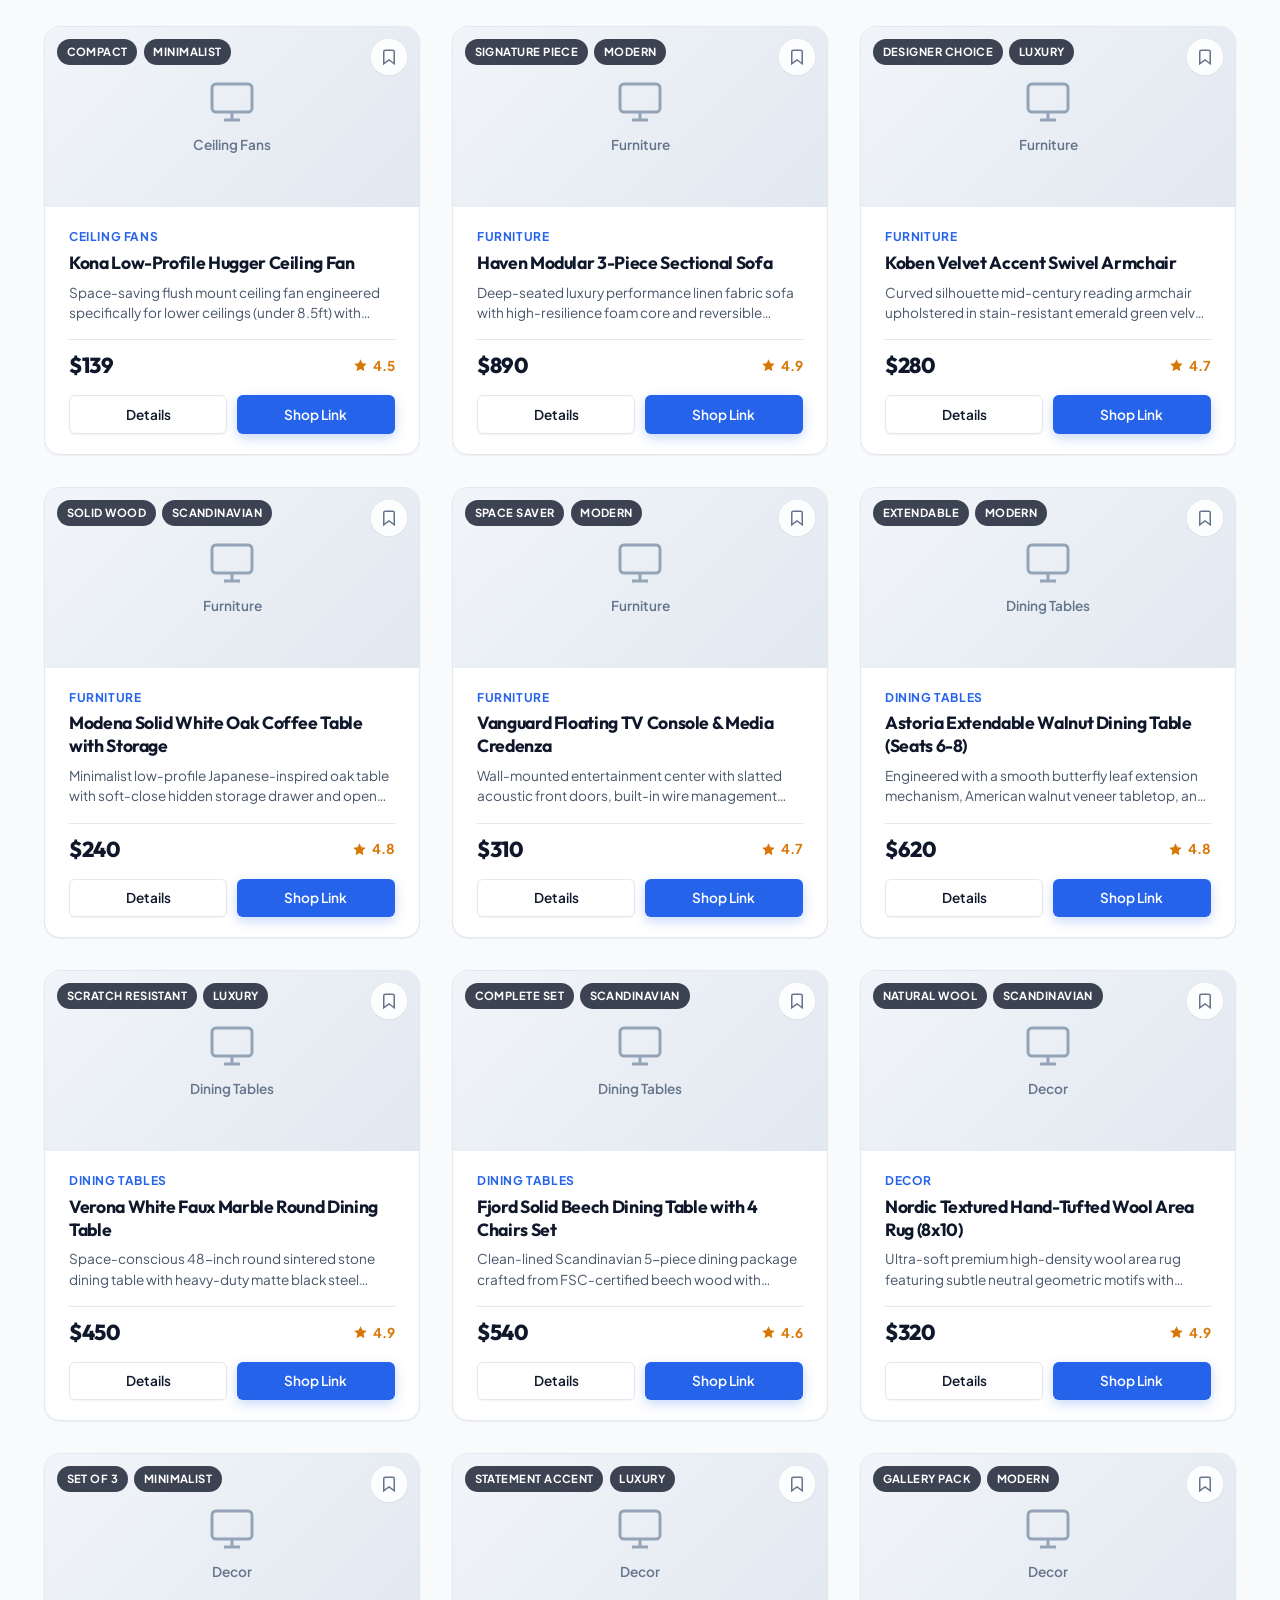
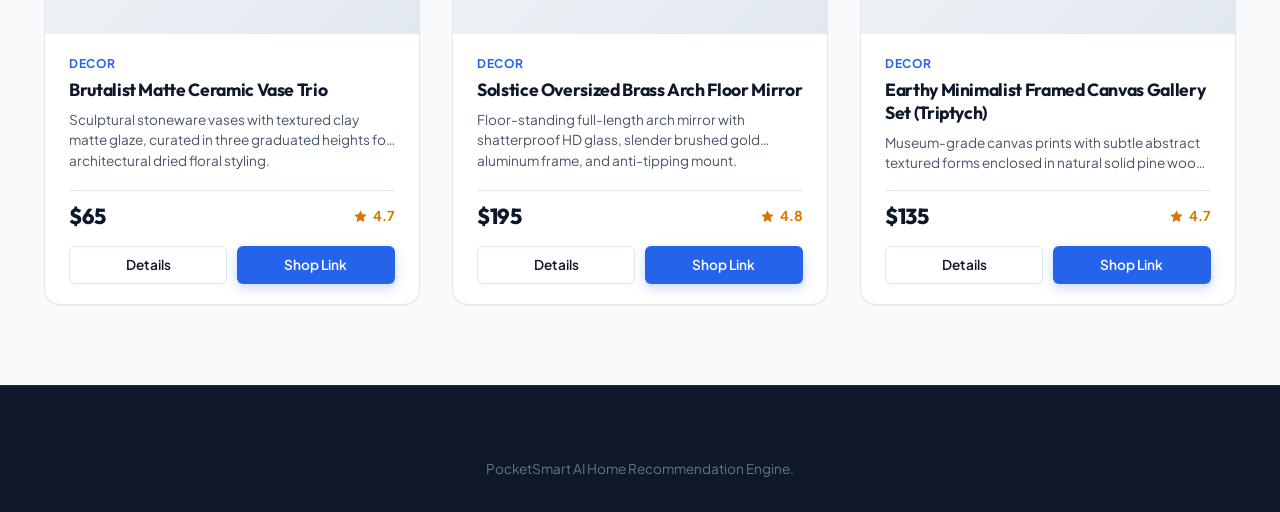
<file: home-recommendations.html>
<!DOCTYPE html>
<html lang="en">
<head>
  <meta charset="UTF-8">
  <meta name="viewport" content="width=device-width, initial-scale=1.0">
  <title>Home Interior Recommendations – PocketSmart AI</title>
  <meta name="description" content="View personalized furniture, lighting, ceiling fan, and decor recommendations with real-time budget tracking.">
  <link rel="stylesheet" href="css/style.css">
  <link rel="stylesheet" href="css/components.css">
  <link rel="stylesheet" href="css/responsive.css">
</head>
<body>

  <!-- Demo Notice Banner -->
  <div class="demo-banner">
    <span>💡 <strong>Recommendation Engine:</strong> Items are matched against your budget target. Save favorites to your Wishlist.</span>
  </div>

  <!-- Header -->
  <header class="navbar" id="topNav">
    <div class="container">
      <a href="index.html" class="brand-logo">
        <div class="brand-icon">
          <svg width="22" height="22" viewBox="0 0 24 24" fill="none" stroke="currentColor" stroke-width="2.5"><path d="M12 2v20M17 5H9.5a3.5 3.5 0 0 0 0 7h5a3.5 3.5 0 0 1 0 7H6"></path></svg>
        </div>
        <span>Pocket<span class="highlight">Smart</span></span>
        <span class="brand-badge">AI</span>
      </a>

      <nav>
        <ul class="nav-menu" id="navMenu">
          <li><a href="dashboard.html" class="nav-link">Dashboard</a></li>
          <li><a href="home-planner.html" class="nav-link active">Home Planner</a></li>
          <li><a href="party-planner.html" class="nav-link">Party Planner</a></li>
          <li><a href="jewelry-planner.html" class="nav-link">Jewelry Planner</a></li>
          <li><a href="saved.html" class="nav-link">Saved Items</a></li>
          <li class="mobile-actions"></li>
        </ul>
      </nav>

      <div class="nav-actions"></div>
      <button class="menu-toggle" id="menuToggle" aria-label="Toggle Navigation Menu">
        <svg width="24" height="24" viewBox="0 0 24 24" fill="none" stroke="currentColor" stroke-width="2"><line x1="3" y1="12" x2="21" y2="12"></line><line x1="3" y1="6" x2="21" y2="6"></line><line x1="3" y1="18" x2="21" y2="18"></line></svg>
      </button>
    </div>
  </header>

  <main class="main-content">
    <div class="container" style="padding-top: 2.5rem; padding-bottom: 5rem;">
      
      <!-- Top Title & Quick Actions -->
      <div style="display: flex; justify-content: space-between; align-items: flex-end; margin-bottom: 2rem; flex-wrap: wrap; gap: 1rem;">
        <div>
          <div style="display: flex; align-items: center; gap: 0.5rem; margin-bottom: 0.35rem;">
            <a href="home-planner.html" style="font-size: 0.85rem; font-weight: 600;">&larr; Adjust Planner Inputs</a>
            <span style="color: var(--muted-text-color);">•</span>
            <span class="section-tag" style="margin: 0; padding: 0.15rem 0.5rem; font-size: 0.72rem;">Home Interior</span>
          </div>
          <h1 id="planTitle" style="font-size: 2.2rem; margin-bottom: 0.25rem;">Personalized Home Recommendations</h1>
          <p id="planSubtitle">Curated furniture, lighting, and decor aligned with your budget.</p>
        </div>

        <div style="display: flex; gap: 0.75rem;">
          <a href="saved.html" class="btn btn-secondary btn-sm">
            <svg width="16" height="16" viewBox="0 0 24 24" fill="none" stroke="currentColor" stroke-width="2"><path d="M19 21l-7-5-7 5V5a2 2 0 0 1 2-2h10a2 2 0 0 1 2 2z"></path></svg>
            Wishlist
          </a>
          <button class="btn btn-primary btn-sm" onclick="window.print()">
            <svg width="16" height="16" viewBox="0 0 24 24" fill="none" stroke="currentColor" stroke-width="2"><polyline points="6 9 6 2 18 2 18 9"></polyline><path d="M6 18H4a2 2 0 0 1-2-2v-5a2 2 0 0 1 2-2h16a2 2 0 0 1 2 2v5a2 2 0 0 1-2 2h-2"></path><rect x="6" y="14" width="12" height="8"></rect></svg>
            Export Plan
          </button>
        </div>
      </div>

      <!-- Real-time Dynamic Budget Gauge & Summary Bar -->
      <div id="budgetSummaryCard" class="budget-summary-card">
        <!-- Rendered by recommendations.js -->
      </div>

      <!-- Toolbar: Search, Category Filter Pills & Sort Dropdown -->
      <div class="toolbar-container">
        <div class="search-box">
          <svg class="search-icon" width="18" height="18" viewBox="0 0 24 24" fill="none" stroke="currentColor" stroke-width="2">
            <circle cx="11" cy="11" r="8"></circle>
            <line x1="21" y1="21" x2="16.65" y2="16.65"></line>
          </svg>
          <input type="text" id="recommendationSearch" placeholder="Search lighting, sofas, oak tables, fans..." />
        </div>

        <div class="filter-pills" id="categoryFilters">
          <!-- Rendered dynamically (All, Lighting, Fans, Furniture, Dining, Decor) -->
        </div>

        <div>
          <select class="sort-select" id="sortSelect">
            <option value="relevance">Sort: Recommended</option>
            <option value="price-low">Price: Low to High</option>
            <option value="price-high">Price: High to Low</option>
            <option value="rating">Highest Rated</option>
          </select>
        </div>
      </div>

      <!-- Recommendation Products Grid -->
      <div class="grid-3" id="productsGrid">
        <!-- Hydrated dynamically by recommendations.js -->
      </div>

    </div>
  </main>

  <!-- Footer -->
  <footer class="footer">
    <div class="container" style="text-align: center;">
      <p style="font-size: 0.85rem; color: #64748b;">PocketSmart AI Home Recommendation Engine.</p>
    </div>
  </footer>

  <script src="js/storage.js"></script>
  <script src="js/ui.js"></script>
  <script src="js/auth.js"></script>
  <script src="js/recommendations.js"></script>
  <script>
    document.addEventListener('DOMContentLoaded', () => {
      Recommendations.init('home');
    });
  </script>
</body>
</html>
</file>
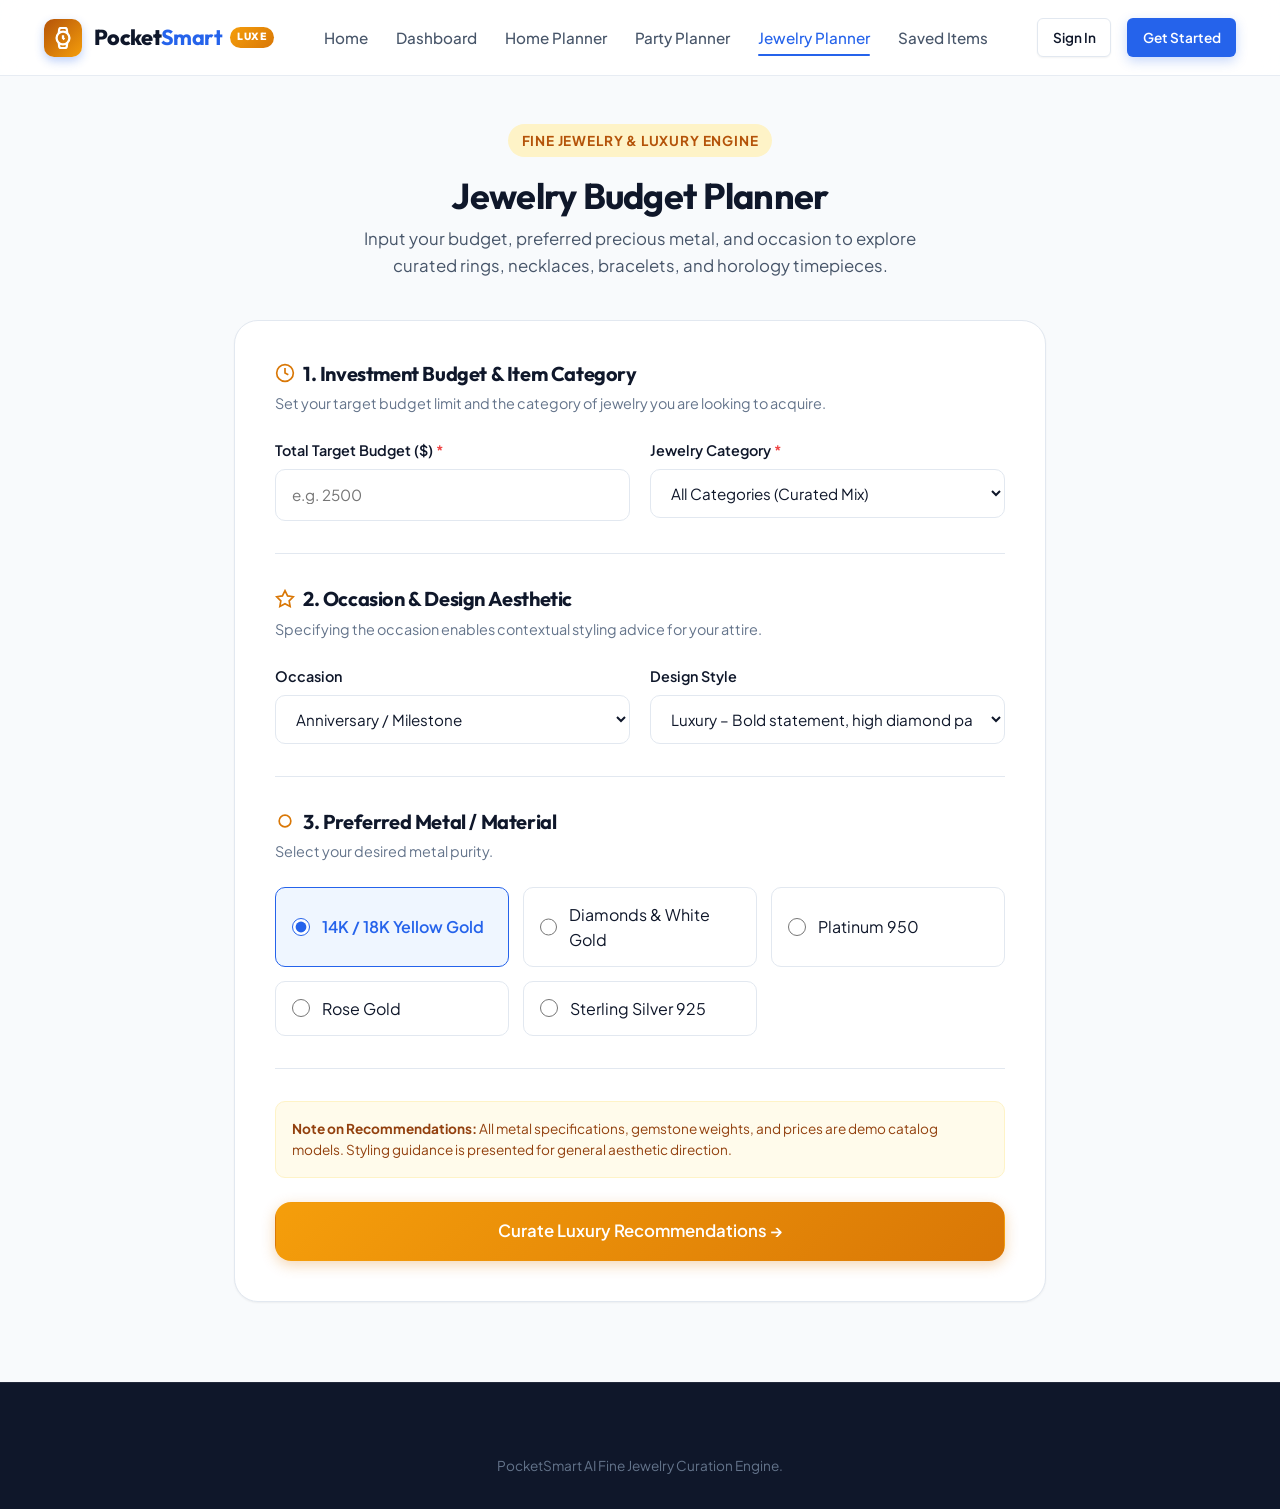
<file: jewelry-planner.html>
<!DOCTYPE html>
<html lang="en">
<head>
  <meta charset="UTF-8">
  <meta name="viewport" content="width=device-width, initial-scale=1.0">
  <title>Jewelry Budget Planner – PocketSmart AI</title>
  <meta name="description" content="Discover fine jewelry, engagement rings, gold chains, and luxury timepieces tailored to your budget and occasion.">
  <link rel="stylesheet" href="css/style.css">
  <link rel="stylesheet" href="css/components.css">
  <link rel="stylesheet" href="css/responsive.css">
</head>
<body>

  <!-- Demo Notice Banner -->
  <div class="demo-banner">
    <span>✨ <strong>Fine Jewelry Engine:</strong> Curates 14K/18K gold, diamonds, platinum, and timepieces with styling guidance.</span>
  </div>

  <!-- Header -->
  <header class="navbar" id="topNav">
    <div class="container">
      <a href="index.html" class="brand-logo">
        <div class="brand-icon" style="background: linear-gradient(135deg, #b45309 0%, #f59e0b 100%);">
          <svg width="22" height="22" viewBox="0 0 24 24" fill="none" stroke="currentColor" stroke-width="2.5"><circle cx="12" cy="12" r="7"></circle><polyline points="12 9 12 12 13.5 13.5"></polyline><path d="M16.51 17.35l-.35 3.83a2 2 0 0 1-2 1.82H9.83a2 2 0 0 1-2-1.82l-.35-3.83m.01-10.7l.35-3.83A2 2 0 0 1 9.83 1h4.35a2 2 0 0 1 2 1.82l.35 3.83"></path></svg>
        </div>
        <span>Pocket<span class="highlight">Smart</span></span>
        <span class="brand-badge" style="background: linear-gradient(135deg, #f59e0b, #d97706);">LUXE</span>
      </a>

      <nav>
        <ul class="nav-menu" id="navMenu">
          <li><a href="index.html" class="nav-link">Home</a></li>
          <li><a href="dashboard.html" class="nav-link">Dashboard</a></li>
          <li><a href="home-planner.html" class="nav-link">Home Planner</a></li>
          <li><a href="party-planner.html" class="nav-link">Party Planner</a></li>
          <li><a href="jewelry-planner.html" class="nav-link active">Jewelry Planner</a></li>
          <li><a href="saved.html" class="nav-link">Saved Items</a></li>
          <li class="mobile-actions"></li>
        </ul>
      </nav>

      <div class="nav-actions"></div>
      <button class="menu-toggle" id="menuToggle" aria-label="Toggle Navigation Menu">
        <svg width="24" height="24" viewBox="0 0 24 24" fill="none" stroke="currentColor" stroke-width="2"><line x1="3" y1="12" x2="21" y2="12"></line><line x1="3" y1="6" x2="21" y2="6"></line><line x1="3" y1="18" x2="21" y2="18"></line></svg>
      </button>
    </div>
  </header>

  <main class="main-content">
    <div class="container" style="padding-top: 3rem; padding-bottom: 5rem; max-width: 860px;">
      
      <div style="margin-bottom: 2.5rem; text-align: center;">
        <div class="section-tag gold">Fine Jewelry & Luxury Engine</div>
        <h1 style="font-size: 2.25rem; margin-bottom: 0.5rem;">Jewelry Budget Planner</h1>
        <p style="font-size: 1.05rem; max-width: 600px; margin: 0 auto;">
          Input your budget, preferred precious metal, and occasion to explore curated rings, necklaces, bracelets, and horology timepieces.
        </p>
      </div>

      <div class="form-card">
        <form id="jewelryPlannerForm">

          <!-- Section 1: Budget & Category -->
          <div class="form-section">
            <h3 class="form-section-title">
              <svg width="20" height="20" viewBox="0 0 24 24" fill="none" stroke="#d97706" stroke-width="2"><circle cx="12" cy="12" r="10"></circle><path d="M12 6v6l4 2"></path></svg>
              1. Investment Budget & Item Category
            </h3>
            <p class="form-section-subtitle">Set your target budget limit and the category of jewelry you are looking to acquire.</p>

            <div class="grid-2" style="gap: 1.25rem;">
              <div class="form-group" style="margin: 0;">
                <label class="form-label" for="jwlBudget">Total Target Budget ($) <span class="required">*</span></label>
                <input type="number" class="form-control" id="jwlBudget" name="budget" placeholder="e.g. 2500" min="50" max="500000" step="50" required />
              </div>

              <div class="form-group" style="margin: 0;">
                <label class="form-label" for="jewelryType">Jewelry Category <span class="required">*</span></label>
                <select class="form-control" id="jewelryType" name="jewelryType">
                  <option value="All" selected>All Categories (Curated Mix)</option>
                  <option value="Rings">Rings (Solitaires, Bands, Halos)</option>
                  <option value="Necklaces">Necklaces (Pendants, Chains, Chokers)</option>
                  <option value="Bracelets">Bracelets (Tennis, Bangles, Herringbone)</option>
                  <option value="Earrings">Earrings (Studs, Huggies, Drops)</option>
                  <option value="Watches">Luxury Watches (Dress Watches, Chronographs)</option>
                </select>
              </div>
            </div>
          </div>

          <!-- Section 2: Occasion & Style -->
          <div class="form-section">
            <h3 class="form-section-title">
              <svg width="20" height="20" viewBox="0 0 24 24" fill="none" stroke="#d97706" stroke-width="2"><polygon points="12 2 15.09 8.26 22 9.27 17 14.14 18.18 21.02 12 17.77 5.82 21.02 7 14.14 2 9.27 8.91 8.26 12 2"></polygon></svg>
              2. Occasion & Design Aesthetic
            </h3>
            <p class="form-section-subtitle">Specifying the occasion enables contextual styling advice for your attire.</p>

            <div class="grid-2" style="gap: 1.25rem;">
              <div class="form-group" style="margin: 0;">
                <label class="form-label" for="occasion">Occasion</label>
                <select class="form-control" id="occasion" name="occasion">
                  <option value="Wedding">Wedding / Engagement</option>
                  <option value="Anniversary" selected>Anniversary / Milestone</option>
                  <option value="Gift">Personal Gift</option>
                  <option value="Party">Party / Evening Gala</option>
                  <option value="Formal">Formal / Black Tie</option>
                  <option value="Casual">Casual / Everyday Luxury</option>
                </select>
              </div>

              <div class="form-group" style="margin: 0;">
                <label class="form-label" for="style">Design Style</label>
                <select class="form-control" id="style" name="style">
                  <option value="Luxury" selected>Luxury – Bold statement, high diamond pavé, heirloom quality</option>
                  <option value="Minimalist">Minimalist – Clean lines, subtle floating stones, everyday wear</option>
                  <option value="Modern">Modern – Geometric forms, chunky silhouettes, fluid links</option>
                  <option value="Classic">Classic – Timeless prong settings, tennis bracelets, pearls</option>
                  <option value="Traditional">Traditional – Vintage halos, rich emeralds, intricate engraving</option>
                </select>
              </div>
            </div>
          </div>

          <!-- Section 3: Precious Metal & Tone -->
          <div class="form-section">
            <h3 class="form-section-title">
              <svg width="20" height="20" viewBox="0 0 24 24" fill="none" stroke="#d97706" stroke-width="2"><circle cx="12" cy="12" r="7"></circle></svg>
              3. Preferred Metal / Material
            </h3>
            <p class="form-section-subtitle">Select your desired metal purity.</p>

            <div class="checkbox-grid">
              <label class="checkbox-card selected">
                <input type="radio" name="metal" value="Gold" checked />
                <span>14K / 18K Yellow Gold</span>
              </label>

              <label class="checkbox-card">
                <input type="radio" name="metal" value="Diamond" />
                <span>Diamonds & White Gold</span>
              </label>

              <label class="checkbox-card">
                <input type="radio" name="metal" value="Platinum" />
                <span>Platinum 950</span>
              </label>

              <label class="checkbox-card">
                <input type="radio" name="metal" value="Rose Gold" />
                <span>Rose Gold</span>
              </label>

              <label class="checkbox-card">
                <input type="radio" name="metal" value="Silver" />
                <span>Sterling Silver 925</span>
              </label>
            </div>
          </div>

          <div style="background: #fffbeb; border: 1px solid #fef3c7; border-radius: var(--radius-md); padding: 1rem; margin-bottom: 1.5rem; font-size: 0.85rem; color: #92400e;">
            <strong>Note on Recommendations:</strong> All metal specifications, gemstone weights, and prices are demo catalog models. Styling guidance is presented for general aesthetic direction.
          </div>

          <!-- Submit Button -->
          <button type="submit" class="btn btn-gold btn-block btn-lg">
            Curate Luxury Recommendations &rarr;
          </button>

        </form>
      </div>

    </div>
  </main>

  <footer class="footer">
    <div class="container" style="text-align: center;">
      <p style="font-size: 0.85rem; color: #64748b;">PocketSmart AI Fine Jewelry Curation Engine.</p>
    </div>
  </footer>

  <script src="js/storage.js"></script>
  <script src="js/ui.js"></script>
  <script src="js/auth.js"></script>
  <script src="js/planners.js"></script>
</body>
</html>
</file>
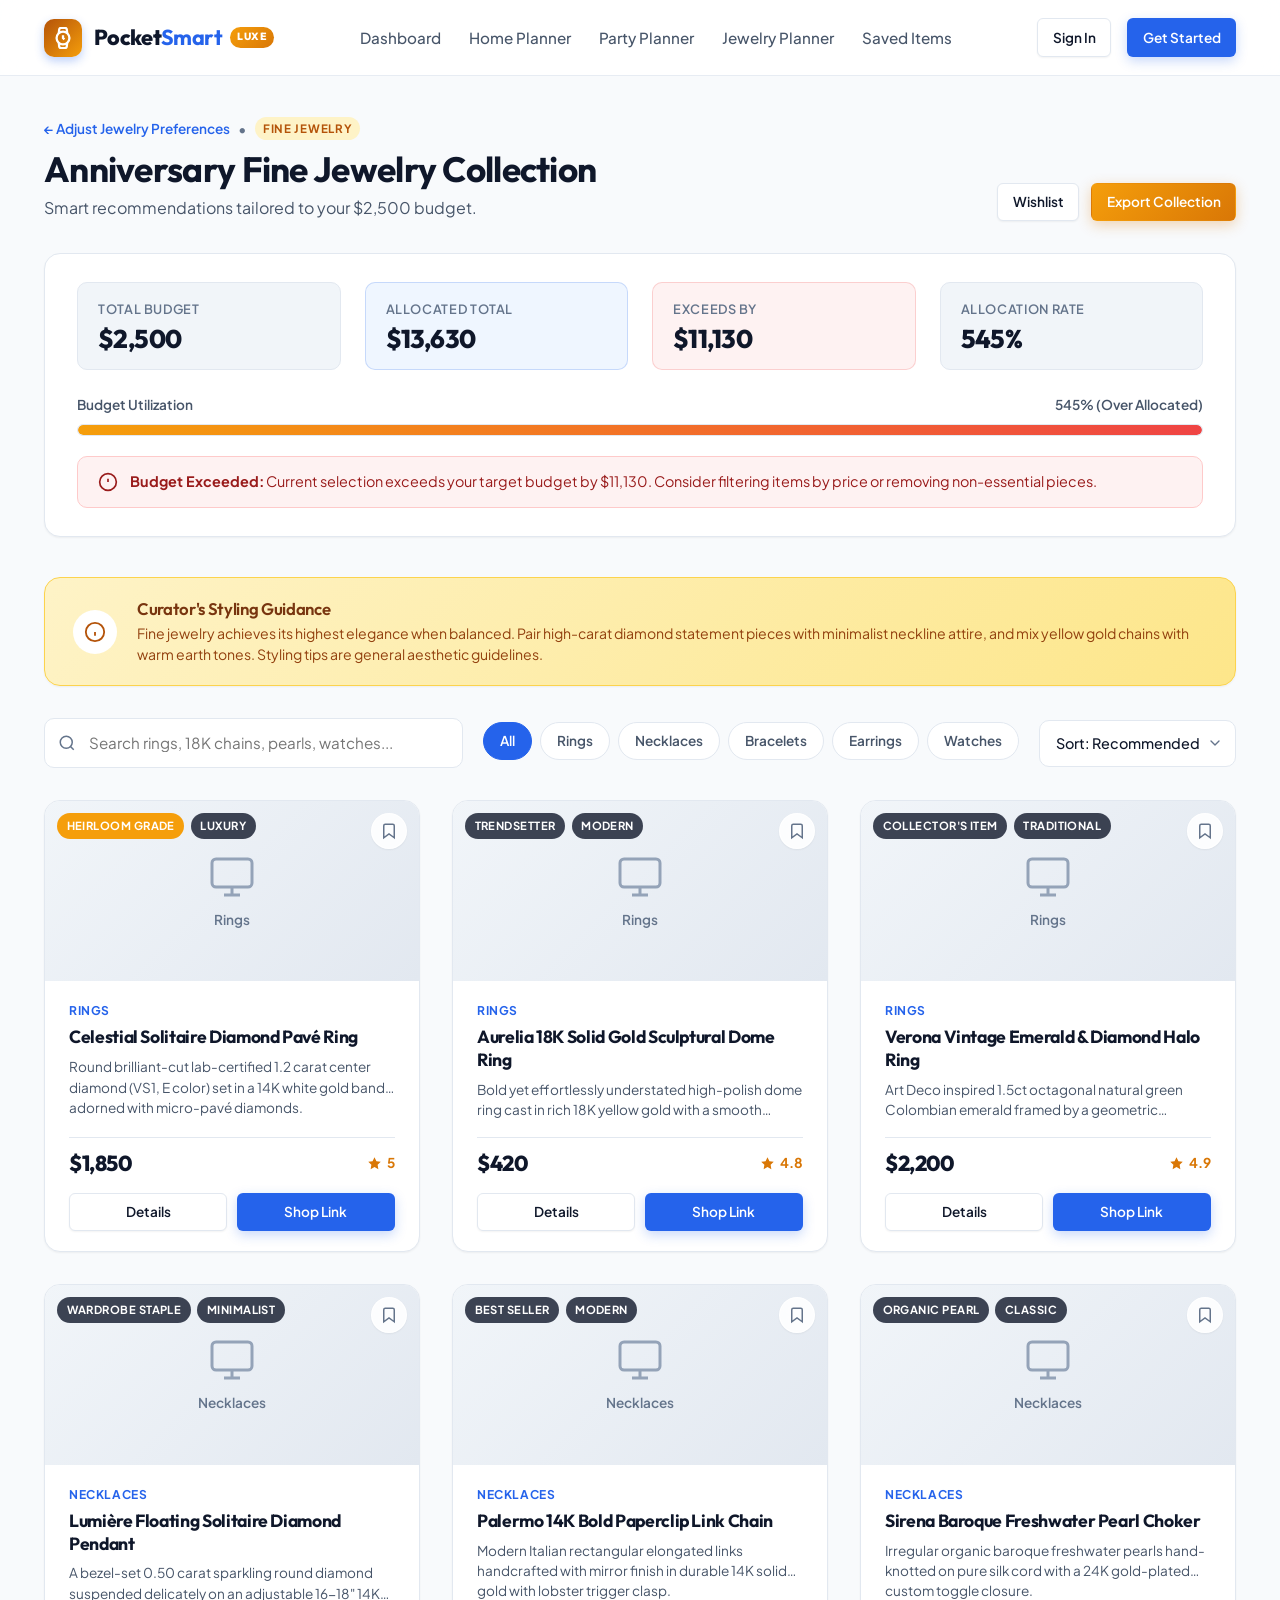
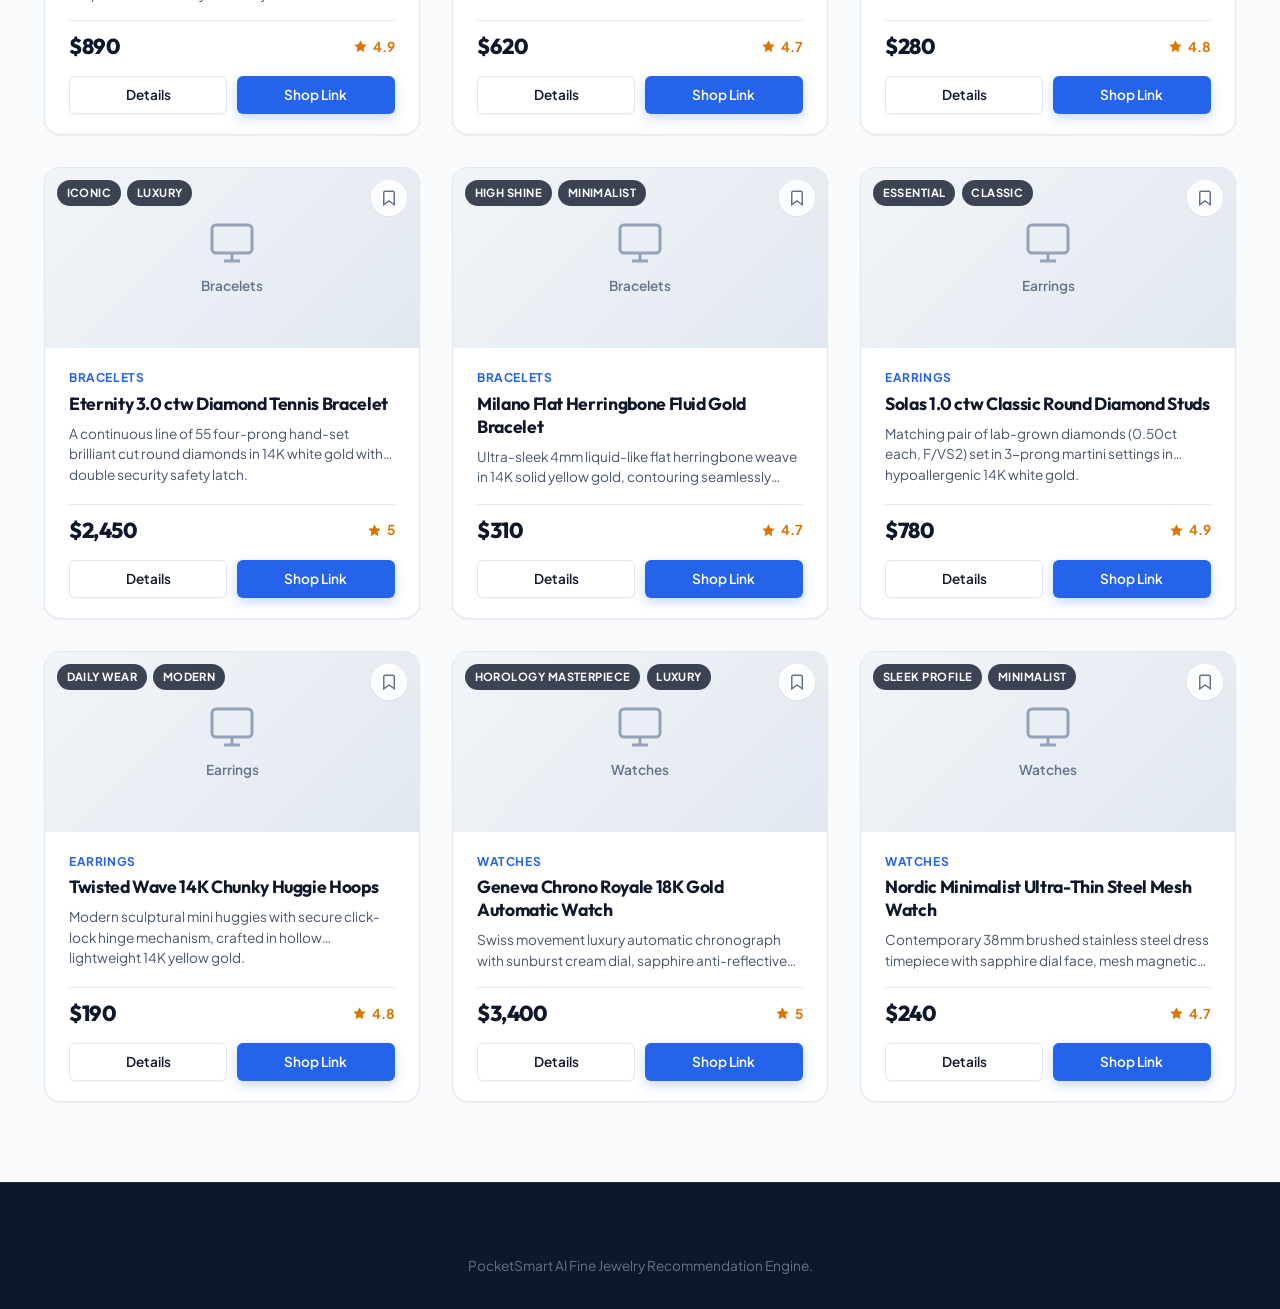
<file: jewelry-recommendations.html>
<!DOCTYPE html>
<html lang="en">
<head>
  <meta charset="UTF-8">
  <meta name="viewport" content="width=device-width, initial-scale=1.0">
  <title>Fine Jewelry Recommendations – PocketSmart AI</title>
  <meta name="description" content="Explore fine diamond rings, 18K solid gold chains, and luxury timepieces matched to your budget.">
  <link rel="stylesheet" href="css/style.css">
  <link rel="stylesheet" href="css/components.css">
  <link rel="stylesheet" href="css/responsive.css">
</head>
<body>

  <!-- Demo Banner -->
  <div class="demo-banner">
    <span>✨ <strong>Fine Jewelry Engine:</strong> Curated pieces with transparent pricing and styling recommendations.</span>
  </div>

  <!-- Header -->
  <header class="navbar" id="topNav">
    <div class="container">
      <a href="index.html" class="brand-logo">
        <div class="brand-icon" style="background: linear-gradient(135deg, #b45309 0%, #f59e0b 100%);">
          <svg width="22" height="22" viewBox="0 0 24 24" fill="none" stroke="currentColor" stroke-width="2.5"><circle cx="12" cy="12" r="7"></circle><polyline points="12 9 12 12 13.5 13.5"></polyline><path d="M16.51 17.35l-.35 3.83a2 2 0 0 1-2 1.82H9.83a2 2 0 0 1-2-1.82l-.35-3.83m.01-10.7l.35-3.83A2 2 0 0 1 9.83 1h4.35a2 2 0 0 1 2 1.82l.35 3.83"></path></svg>
        </div>
        <span>Pocket<span class="highlight">Smart</span></span>
        <span class="brand-badge" style="background: linear-gradient(135deg, #f59e0b, #d97706);">LUXE</span>
      </a>

      <nav>
        <ul class="nav-menu" id="navMenu">
          <li><a href="dashboard.html" class="nav-link">Dashboard</a></li>
          <li><a href="home-planner.html" class="nav-link">Home Planner</a></li>
          <li><a href="party-planner.html" class="nav-link">Party Planner</a></li>
          <li><a href="jewelry-planner.html" class="nav-link active">Jewelry Planner</a></li>
          <li><a href="saved.html" class="nav-link">Saved Items</a></li>
          <li class="mobile-actions"></li>
        </ul>
      </nav>

      <div class="nav-actions"></div>
      <button class="menu-toggle" id="menuToggle" aria-label="Toggle Navigation Menu">
        <svg width="24" height="24" viewBox="0 0 24 24" fill="none" stroke="currentColor" stroke-width="2"><line x1="3" y1="12" x2="21" y2="12"></line><line x1="3" y1="6" x2="21" y2="6"></line><line x1="3" y1="18" x2="21" y2="18"></line></svg>
      </button>
    </div>
  </header>

  <main class="main-content">
    <div class="container" style="padding-top: 2.5rem; padding-bottom: 5rem;">
      
      <div style="display: flex; justify-content: space-between; align-items: flex-end; margin-bottom: 2rem; flex-wrap: wrap; gap: 1rem;">
        <div>
          <div style="display: flex; align-items: center; gap: 0.5rem; margin-bottom: 0.35rem;">
            <a href="jewelry-planner.html" style="font-size: 0.85rem; font-weight: 600;">&larr; Adjust Jewelry Preferences</a>
            <span style="color: var(--muted-text-color);">•</span>
            <span class="section-tag gold" style="margin: 0; padding: 0.15rem 0.5rem; font-size: 0.72rem;">Fine Jewelry</span>
          </div>
          <h1 id="planTitle" style="font-size: 2.2rem; margin-bottom: 0.25rem;">Curated Luxury Jewelry Collection</h1>
          <p id="planSubtitle">Handcrafted diamond pavé, 18K solid gold, and Swiss chronographs within your budget.</p>
        </div>

        <div style="display: flex; gap: 0.75rem;">
          <a href="saved.html" class="btn btn-secondary btn-sm">Wishlist</a>
          <button class="btn btn-gold btn-sm" onclick="window.print()">Export Collection</button>
        </div>
      </div>

      <!-- Real-time Budget Summary Gauge -->
      <div id="budgetSummaryCard" class="budget-summary-card"></div>

      <!-- General Styling Tips Guidance Banner -->
      <div style="background: linear-gradient(135deg, #fef3c7 0%, #fde68a 100%); border: 1px solid #fcd34d; border-radius: var(--radius-lg); padding: 1.25rem 1.75rem; margin-bottom: 2rem; display: flex; align-items: center; gap: 1.25rem; box-shadow: var(--shadow-sm);">
        <div style="width: 44px; height: 44px; border-radius: 50%; background: #ffffff; display: flex; align-items: center; justify-content: center; color: #b45309; flex-shrink: 0;">
          <svg width="22" height="22" viewBox="0 0 24 24" fill="none" stroke="currentColor" stroke-width="2"><circle cx="12" cy="12" r="10"></circle><line x1="12" y1="16" x2="12" y2="12"></line><line x1="12" y1="8" x2="12.01" y2="8"></line></svg>
        </div>
        <div>
          <h4 style="font-size: 1.05rem; color: #78350f; margin-bottom: 0.25rem;">Curator's Styling Guidance</h4>
          <p style="font-size: 0.88rem; color: #92400e; margin: 0; line-height: 1.5;">
            Fine jewelry achieves its highest elegance when balanced. Pair high-carat diamond statement pieces with minimalist neckline attire, and mix yellow gold chains with warm earth tones. Styling tips are general aesthetic guidelines.
          </p>
        </div>
      </div>

      <!-- Search & Filters Toolbar -->
      <div class="toolbar-container">
        <div class="search-box">
          <svg class="search-icon" width="18" height="18" viewBox="0 0 24 24" fill="none" stroke="currentColor" stroke-width="2">
            <circle cx="11" cy="11" r="8"></circle>
            <line x1="21" y1="21" x2="16.65" y2="16.65"></line>
          </svg>
          <input type="text" id="recommendationSearch" placeholder="Search rings, 18K chains, pearls, watches..." />
        </div>

        <div class="filter-pills" id="categoryFilters"></div>

        <div>
          <select class="sort-select" id="sortSelect">
            <option value="relevance">Sort: Recommended</option>
            <option value="price-low">Price: Low to High</option>
            <option value="price-high">Price: High to Low</option>
            <option value="rating">Highest Rated</option>
          </select>
        </div>
      </div>

      <!-- Products Grid -->
      <div class="grid-3" id="productsGrid"></div>

    </div>
  </main>

  <footer class="footer">
    <div class="container" style="text-align: center;">
      <p style="font-size: 0.85rem; color: #64748b;">PocketSmart AI Fine Jewelry Recommendation Engine.</p>
    </div>
  </footer>

  <script src="js/storage.js"></script>
  <script src="js/ui.js"></script>
  <script src="js/auth.js"></script>
  <script src="js/recommendations.js"></script>
  <script>
    document.addEventListener('DOMContentLoaded', () => {
      Recommendations.init('jewelry');
    });
  </script>
</body>
</html>
</file>
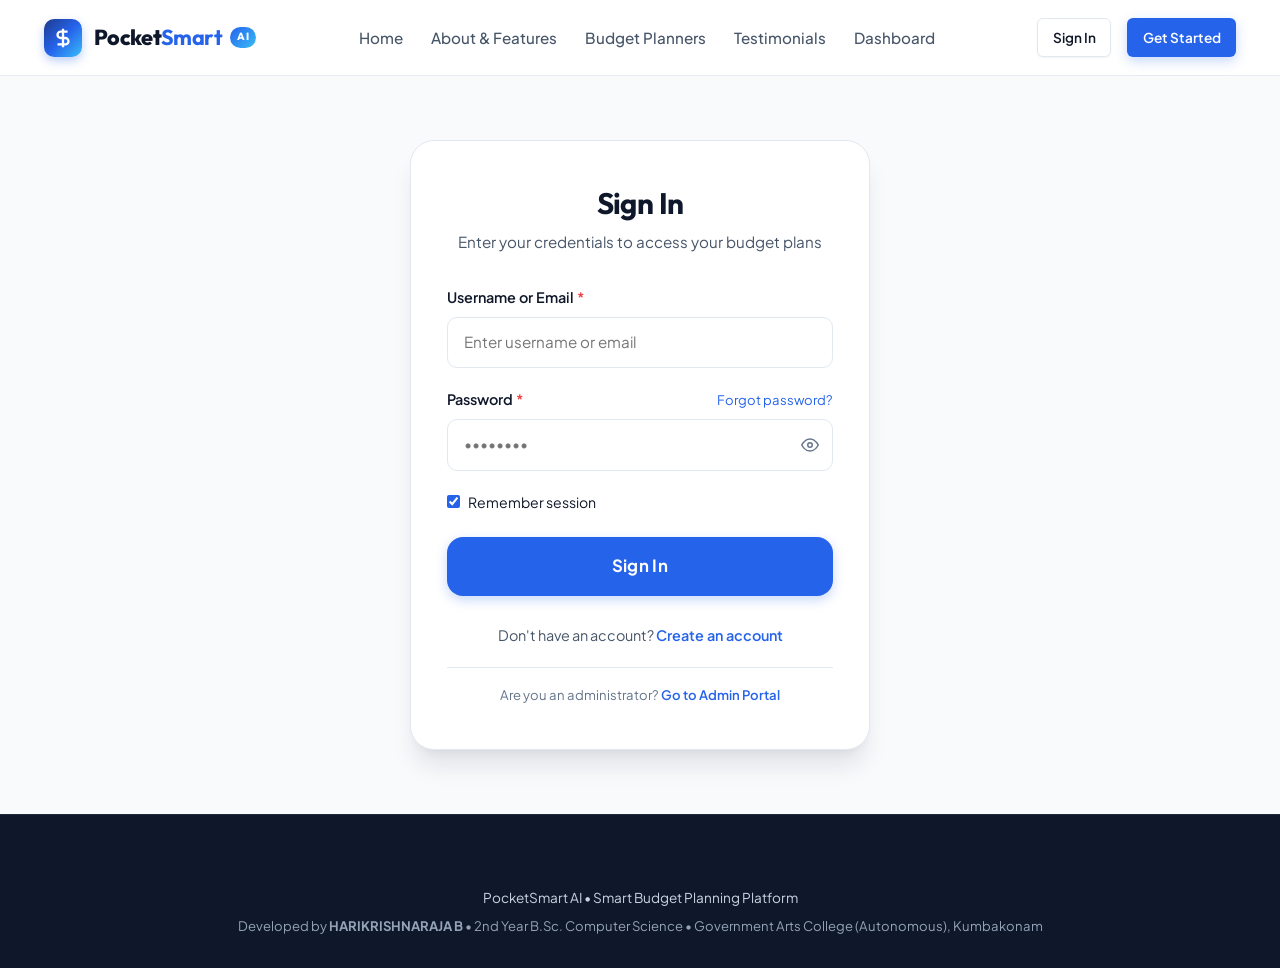
<file: login.html>
<!DOCTYPE html>
<html lang="en">
<head>
  <meta charset="UTF-8">
  <meta name="viewport" content="width=device-width, initial-scale=1.0">
  <title>User Sign In – PocketSmart AI</title>
  <meta name="description" content="Sign in to your PocketSmart AI dashboard to access saved budget plans, recommendations, and custom settings.">
  <link rel="stylesheet" href="css/style.css">
  <link rel="stylesheet" href="css/components.css">
  <link rel="stylesheet" href="css/responsive.css">
</head>
<body>

  <!-- Header -->
  <header class="navbar" id="topNav">
    <div class="container">
      <a href="index.html" class="brand-logo">
        <div class="brand-icon">
          <svg width="22" height="22" viewBox="0 0 24 24" fill="none" stroke="currentColor" stroke-width="2.5"><path d="M12 2v20M17 5H9.5a3.5 3.5 0 0 0 0 7h5a3.5 3.5 0 0 1 0 7H6"></path></svg>
        </div>
        <span>Pocket<span class="highlight">Smart</span></span>
        <span class="brand-badge">AI</span>
      </a>

      <nav>
        <ul class="nav-menu" id="navMenu">
          <li><a href="index.html" class="nav-link">Home</a></li>
          <li><a href="about.html" class="nav-link">About & Features</a></li>
          <li><a href="index.html#planners" class="nav-link">Budget Planners</a></li>
          <li><a href="testimonials.html" class="nav-link">Testimonials</a></li>
          <li><a href="dashboard.html" class="nav-link">Dashboard</a></li>
          <li class="mobile-actions"></li>
        </ul>
      </nav>

      <div class="nav-actions"></div>
      <button class="menu-toggle" id="menuToggle" aria-label="Toggle Navigation Menu">
        <svg width="24" height="24" viewBox="0 0 24 24" fill="none" stroke="currentColor" stroke-width="2"><line x1="3" y1="12" x2="21" y2="12"></line><line x1="3" y1="6" x2="21" y2="6"></line><line x1="3" y1="18" x2="21" y2="18"></line></svg>
      </button>
    </div>
  </header>

  <main class="main-content">
    <div class="auth-wrapper" style="padding: 4rem 1.5rem; display: flex; align-items: center; justify-content: center;">
      <div class="auth-card" style="box-shadow: var(--shadow-xl); border: 1px solid var(--border-color); border-radius: var(--radius-xl); padding: 2.75rem 2.25rem;">
        <div class="auth-header" style="text-align: center; margin-bottom: 2rem;">
          <h2 style="font-size: 1.85rem; margin-bottom: 0.5rem;">Sign In</h2>
          <p style="color: var(--text-secondary); font-size: 0.95rem;">Enter your credentials to access your budget plans</p>
        </div>

        <form id="loginForm">
          <div class="form-group" style="margin-bottom: 1.25rem;">
            <label class="form-label" for="username">Username or Email <span class="required">*</span></label>
            <input type="text" class="form-control" id="username" name="username" placeholder="Enter username or email" required autocomplete="username" />
            <div class="invalid-feedback">Please enter your username.</div>
          </div>

          <div class="form-group" style="margin-bottom: 1.25rem;">
            <div style="display: flex; justify-content: space-between; align-items: center; margin-bottom: 0.45rem;">
              <label class="form-label" for="password" style="margin: 0;">Password <span class="required">*</span></label>
              <a href="forgot-password.html" style="font-size: 0.82rem; color: var(--secondary-color);">Forgot password?</a>
            </div>
            <div style="position: relative;">
              <input type="password" class="form-control" id="password" name="password" placeholder="••••••••" required autocomplete="current-password" />
              <button type="button" id="togglePasswordBtn" style="position: absolute; right: 0.85rem; top: 50%; transform: translateY(-50%); background: none; border: none; cursor: pointer; color: var(--muted-text-color);" aria-label="Toggle password visibility">
                <svg id="eyeIcon" width="18" height="18" viewBox="0 0 24 24" fill="none" stroke="currentColor" stroke-width="2"><path d="M1 12s4-8 11-8 11 8 11 8-4 8-11 8-11-8-11-8z"></path><circle cx="12" cy="12" r="3"></circle></svg>
              </button>
            </div>
            <div class="invalid-feedback">Please enter your password.</div>
          </div>

          <div class="form-group" style="display: flex; align-items: center; justify-content: space-between; margin-bottom: 1.5rem;">
            <label style="display: flex; align-items: center; gap: 0.5rem; font-size: 0.88rem; cursor: pointer;">
              <input type="checkbox" id="rememberMe" checked style="accent-color: var(--secondary-color);" />
              <span>Remember session</span>
            </label>
          </div>

          <button type="submit" class="btn btn-primary btn-block btn-lg" id="submitLoginBtn" style="font-weight: 700; letter-spacing: 0.02em;">
            Sign In
          </button>
        </form>

        <div class="auth-footer" style="margin-top: 1.75rem; text-align: center; font-size: 0.9rem;">
          Don't have an account? <a href="register.html" style="font-weight: 600; color: var(--secondary-color);">Create an account</a>
          <div style="margin-top: 1.25rem; padding-top: 1rem; border-top: 1px solid var(--border-color); font-size: 0.82rem; color: var(--muted-text-color);">
            Are you an administrator? <a href="admin-login.html" style="font-weight: 600; color: var(--secondary-color);">Go to Admin Portal</a>
          </div>
        </div>
      </div>
    </div>
  </main>

  <!-- Footer with Developer Credit -->
  <footer class="footer">
    <div class="container" style="text-align: center;">
      <p style="font-size: 0.85rem; color: #cbd5e1; margin-bottom: 0.35rem;">
        PocketSmart AI • Smart Budget Planning Platform
      </p>
      <p style="font-size: 0.82rem; color: #94a3b8;">
        Developed by <strong>HARIKRISHNARAJA B</strong> • 2nd Year B.Sc. Computer Science • Government Arts College (Autonomous), Kumbakonam
      </p>
    </div>
  </footer>

  <script src="js/storage.js"></script>
  <script src="js/ui.js"></script>
  <script src="js/auth.js"></script>
  <script>
    document.addEventListener('DOMContentLoaded', () => {
      const form = document.getElementById('loginForm');
      const togglePasswordBtn = document.getElementById('togglePasswordBtn');
      const passwordInput = document.getElementById('password');
      const submitBtn = document.getElementById('submitLoginBtn');

      // Password toggle
      togglePasswordBtn.addEventListener('click', () => {
        const isPassword = passwordInput.type === 'password';
        passwordInput.type = isPassword ? 'text' : 'password';
      });

      // Submit
      form.addEventListener('submit', (e) => {
        e.preventDefault();
        const username = form.username.value.trim();
        const password = form.password.value;

        submitBtn.disabled = true;
        submitBtn.innerHTML = 'Signing in...';

        setTimeout(() => {
          try {
            AuthService.login(username, password, 'user');
            UI.showToast('Login successful! Redirecting...', 'success');
            
            const params = new URLSearchParams(window.location.search);
            const redirectUrl = params.get('redirect') ? decodeURIComponent(params.get('redirect')) : 'dashboard.html';
            setTimeout(() => {
              window.location.href = redirectUrl;
            }, 500);
          } catch (err) {
            submitBtn.disabled = false;
            submitBtn.innerHTML = 'Sign In';
            UI.showToast(err.message, 'danger');
          }
        }, 400);
      });
    });
  </script>
</body>
</html>
</file>
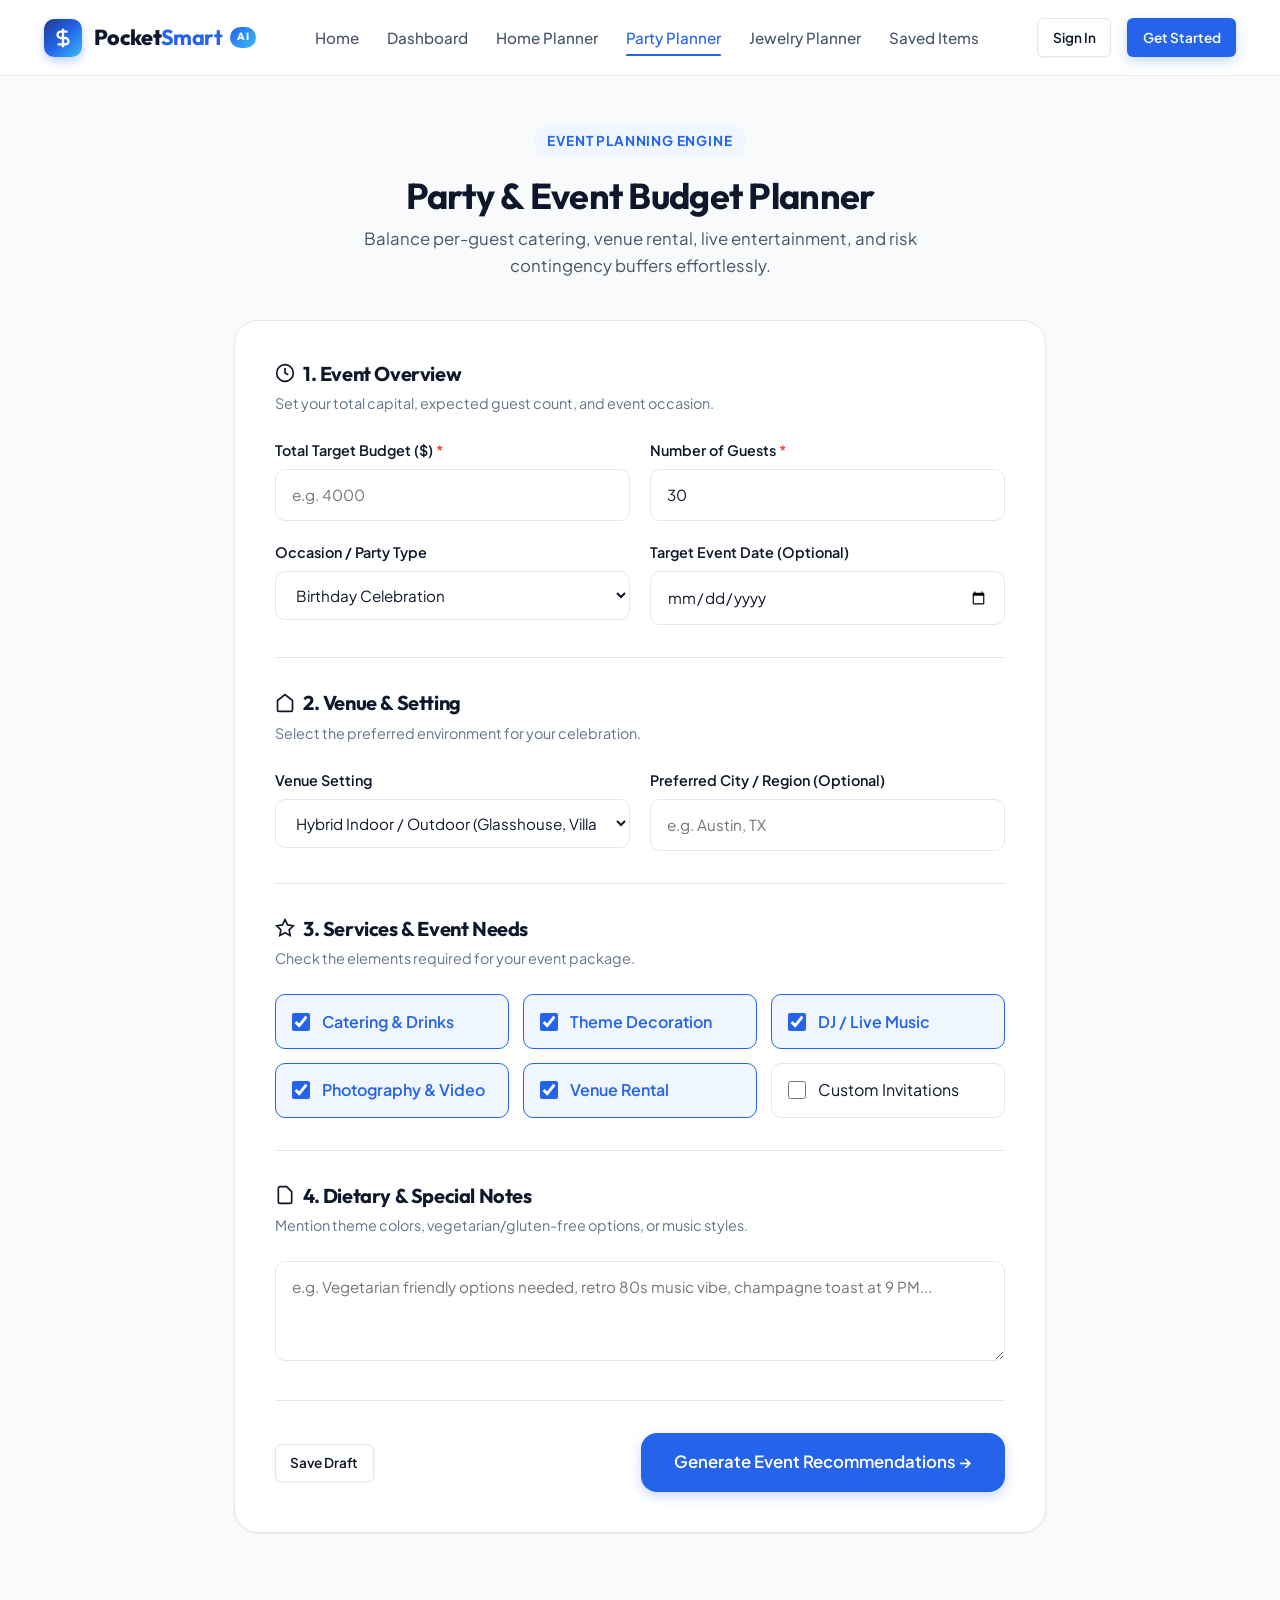
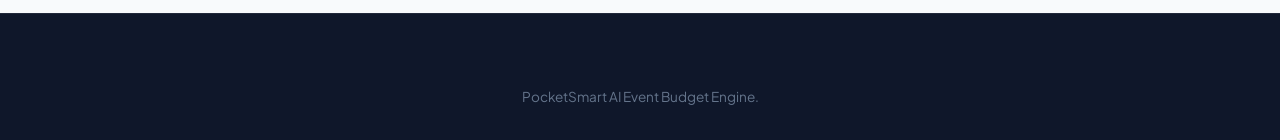
<file: party-planner.html>
<!DOCTYPE html>
<html lang="en">
<head>
  <meta charset="UTF-8">
  <meta name="viewport" content="width=device-width, initial-scale=1.0">
  <title>Party & Event Budget Planner – PocketSmart AI</title>
  <meta name="description" content="Plan milestone events, weddings, birthdays, and corporate celebrations with guest-based budget formulas.">
  <link rel="stylesheet" href="css/style.css">
  <link rel="stylesheet" href="css/components.css">
  <link rel="stylesheet" href="css/responsive.css">
</head>
<body>

  <!-- Demo Banner -->
  <div class="demo-banner">
    <span>💡 <strong>Event Engine:</strong> Automated catering calculations per guest and transparent 10% contingency allocation.</span>
  </div>

  <!-- Header -->
  <header class="navbar" id="topNav">
    <div class="container">
      <a href="index.html" class="brand-logo">
        <div class="brand-icon">
          <svg width="22" height="22" viewBox="0 0 24 24" fill="none" stroke="currentColor" stroke-width="2.5"><path d="M12 2v20M17 5H9.5a3.5 3.5 0 0 0 0 7h5a3.5 3.5 0 0 1 0 7H6"></path></svg>
        </div>
        <span>Pocket<span class="highlight">Smart</span></span>
        <span class="brand-badge">AI</span>
      </a>

      <nav>
        <ul class="nav-menu" id="navMenu">
          <li><a href="index.html" class="nav-link">Home</a></li>
          <li><a href="dashboard.html" class="nav-link">Dashboard</a></li>
          <li><a href="home-planner.html" class="nav-link">Home Planner</a></li>
          <li><a href="party-planner.html" class="nav-link active">Party Planner</a></li>
          <li><a href="jewelry-planner.html" class="nav-link">Jewelry Planner</a></li>
          <li><a href="saved.html" class="nav-link">Saved Items</a></li>
          <li class="mobile-actions"></li>
        </ul>
      </nav>

      <div class="nav-actions"></div>
      <button class="menu-toggle" id="menuToggle" aria-label="Toggle Navigation Menu">
        <svg width="24" height="24" viewBox="0 0 24 24" fill="none" stroke="currentColor" stroke-width="2"><line x1="3" y1="12" x2="21" y2="12"></line><line x1="3" y1="6" x2="21" y2="6"></line><line x1="3" y1="18" x2="21" y2="18"></line></svg>
      </button>
    </div>
  </header>

  <main class="main-content">
    <div class="container" style="padding-top: 3rem; padding-bottom: 5rem; max-width: 860px;">
      
      <div style="margin-bottom: 2.5rem; text-align: center;">
        <div class="section-tag">Event Planning Engine</div>
        <h1 style="font-size: 2.25rem; margin-bottom: 0.5rem;">Party & Event Budget Planner</h1>
        <p style="font-size: 1.05rem; max-width: 600px; margin: 0 auto;">
          Balance per-guest catering, venue rental, live entertainment, and risk contingency buffers effortlessly.
        </p>
      </div>

      <div class="form-card">
        <form id="partyPlannerForm">

          <!-- Section 1: Basic Information -->
          <div class="form-section">
            <h3 class="form-section-title">
              <svg width="20" height="20" viewBox="0 0 24 24" fill="none" stroke="currentColor" stroke-width="2"><circle cx="12" cy="12" r="10"></circle><path d="M12 6v6l4 2"></path></svg>
              1. Event Overview
            </h3>
            <p class="form-section-subtitle">Set your total capital, expected guest count, and event occasion.</p>

            <div class="grid-2" style="gap: 1.25rem;">
              <div class="form-group" style="margin: 0;">
                <label class="form-label" for="partyBudget">Total Target Budget ($) <span class="required">*</span></label>
                <input type="number" class="form-control" id="partyBudget" name="budget" placeholder="e.g. 4000" min="200" max="1000000" step="50" required />
              </div>

              <div class="form-group" style="margin: 0;">
                <label class="form-label" for="partyGuests">Number of Guests <span class="required">*</span></label>
                <input type="number" class="form-control" id="partyGuests" name="guests" placeholder="e.g. 35" min="2" max="5000" value="30" required />
              </div>

              <div class="form-group" style="margin: 0;">
                <label class="form-label" for="partyType">Occasion / Party Type</label>
                <select class="form-control" id="partyType" name="partyType">
                  <option value="Birthday">Birthday Celebration</option>
                  <option value="Wedding">Wedding Reception / Banquet</option>
                  <option value="Anniversary">Milestone Anniversary</option>
                  <option value="Corporate">Corporate Gala / Dinner</option>
                  <option value="Housewarming">Housewarming Gathering</option>
                  <option value="Other">Social Gathering / Other</option>
                </select>
              </div>

              <div class="form-group" style="margin: 0;">
                <label class="form-label" for="eventDate">Target Event Date (Optional)</label>
                <input type="date" class="form-control" id="eventDate" name="eventDate" />
              </div>
            </div>
          </div>

          <!-- Section 2: Venue Preference -->
          <div class="form-section">
            <h3 class="form-section-title">
              <svg width="20" height="20" viewBox="0 0 24 24" fill="none" stroke="currentColor" stroke-width="2"><path d="M3 9l9-7 9 7v11a2 2 0 0 1-2 2H5a2 2 0 0 1-2-2z"></path></svg>
              2. Venue & Setting
            </h3>
            <p class="form-section-subtitle">Select the preferred environment for your celebration.</p>

            <div class="grid-2" style="gap: 1.25rem;">
              <div class="form-group" style="margin: 0;">
                <label class="form-label" for="venueType">Venue Setting</label>
                <select class="form-control" id="venueType" name="venueType">
                  <option value="Indoor">Indoor (Loft, Banquet Hall, Private Dining)</option>
                  <option value="Outdoor">Outdoor (Rooftop, Garden Lawn, Poolside)</option>
                  <option value="Indoor / Outdoor" selected>Hybrid Indoor / Outdoor (Glasshouse, Villa)</option>
                </select>
              </div>

              <div class="form-group" style="margin: 0;">
                <label class="form-label" for="eventLocation">Preferred City / Region (Optional)</label>
                <input type="text" class="form-control" id="eventLocation" name="location" placeholder="e.g. Austin, TX" />
              </div>
            </div>
          </div>

          <!-- Section 3: Party Needs -->
          <div class="form-section">
            <h3 class="form-section-title">
              <svg width="20" height="20" viewBox="0 0 24 24" fill="none" stroke="currentColor" stroke-width="2"><polygon points="12 2 15.09 8.26 22 9.27 17 14.14 18.18 21.02 12 17.77 5.82 21.02 7 14.14 2 9.27 8.91 8.26 12 2"></polygon></svg>
              3. Services & Event Needs
            </h3>
            <p class="form-section-subtitle">Check the elements required for your event package.</p>

            <div class="checkbox-grid">
              <label class="checkbox-card selected">
                <input type="checkbox" name="needs" value="Catering" checked />
                <span>Catering & Drinks</span>
              </label>

              <label class="checkbox-card selected">
                <input type="checkbox" name="needs" value="Decoration" checked />
                <span>Theme Decoration</span>
              </label>

              <label class="checkbox-card selected">
                <input type="checkbox" name="needs" value="Entertainment" checked />
                <span>DJ / Live Music</span>
              </label>

              <label class="checkbox-card selected">
                <input type="checkbox" name="needs" value="Photography" checked />
                <span>Photography & Video</span>
              </label>

              <label class="checkbox-card selected">
                <input type="checkbox" name="needs" value="Venue" checked />
                <span>Venue Rental</span>
              </label>

              <label class="checkbox-card">
                <input type="checkbox" name="needs" value="Invitations" />
                <span>Custom Invitations</span>
              </label>
            </div>
          </div>

          <!-- Section 4: Dietary & Special Notes -->
          <div class="form-section">
            <h3 class="form-section-title">
              <svg width="20" height="20" viewBox="0 0 24 24" fill="none" stroke="currentColor" stroke-width="2"><path d="M14 2H6a2 2 0 0 0-2 2v16a2 2 0 0 0 2 2h12a2 2 0 0 0 2-2V8z"></path></svg>
              4. Dietary & Special Notes
            </h3>
            <p class="form-section-subtitle">Mention theme colors, vegetarian/gluten-free options, or music styles.</p>

            <div class="form-group" style="margin: 0;">
              <textarea class="form-control" id="partyNotes" name="notes" rows="3" placeholder="e.g. Vegetarian friendly options needed, retro 80s music vibe, champagne toast at 9 PM..."></textarea>
            </div>
          </div>

          <!-- Buttons -->
          <div style="display: flex; gap: 1rem; align-items: center; justify-content: space-between; flex-wrap: wrap; margin-top: 1.5rem;">
            <button type="button" class="btn btn-secondary btn-sm" id="savePartyDraftBtn">
              Save Draft
            </button>

            <button type="submit" class="btn btn-primary btn-lg">
              Generate Event Recommendations &rarr;
            </button>
          </div>

        </form>
      </div>

    </div>
  </main>

  <footer class="footer">
    <div class="container" style="text-align: center;">
      <p style="font-size: 0.85rem; color: #64748b;">PocketSmart AI Event Budget Engine.</p>
    </div>
  </footer>

  <script src="js/storage.js"></script>
  <script src="js/ui.js"></script>
  <script src="js/auth.js"></script>
  <script src="js/planners.js"></script>
</body>
</html>
</file>
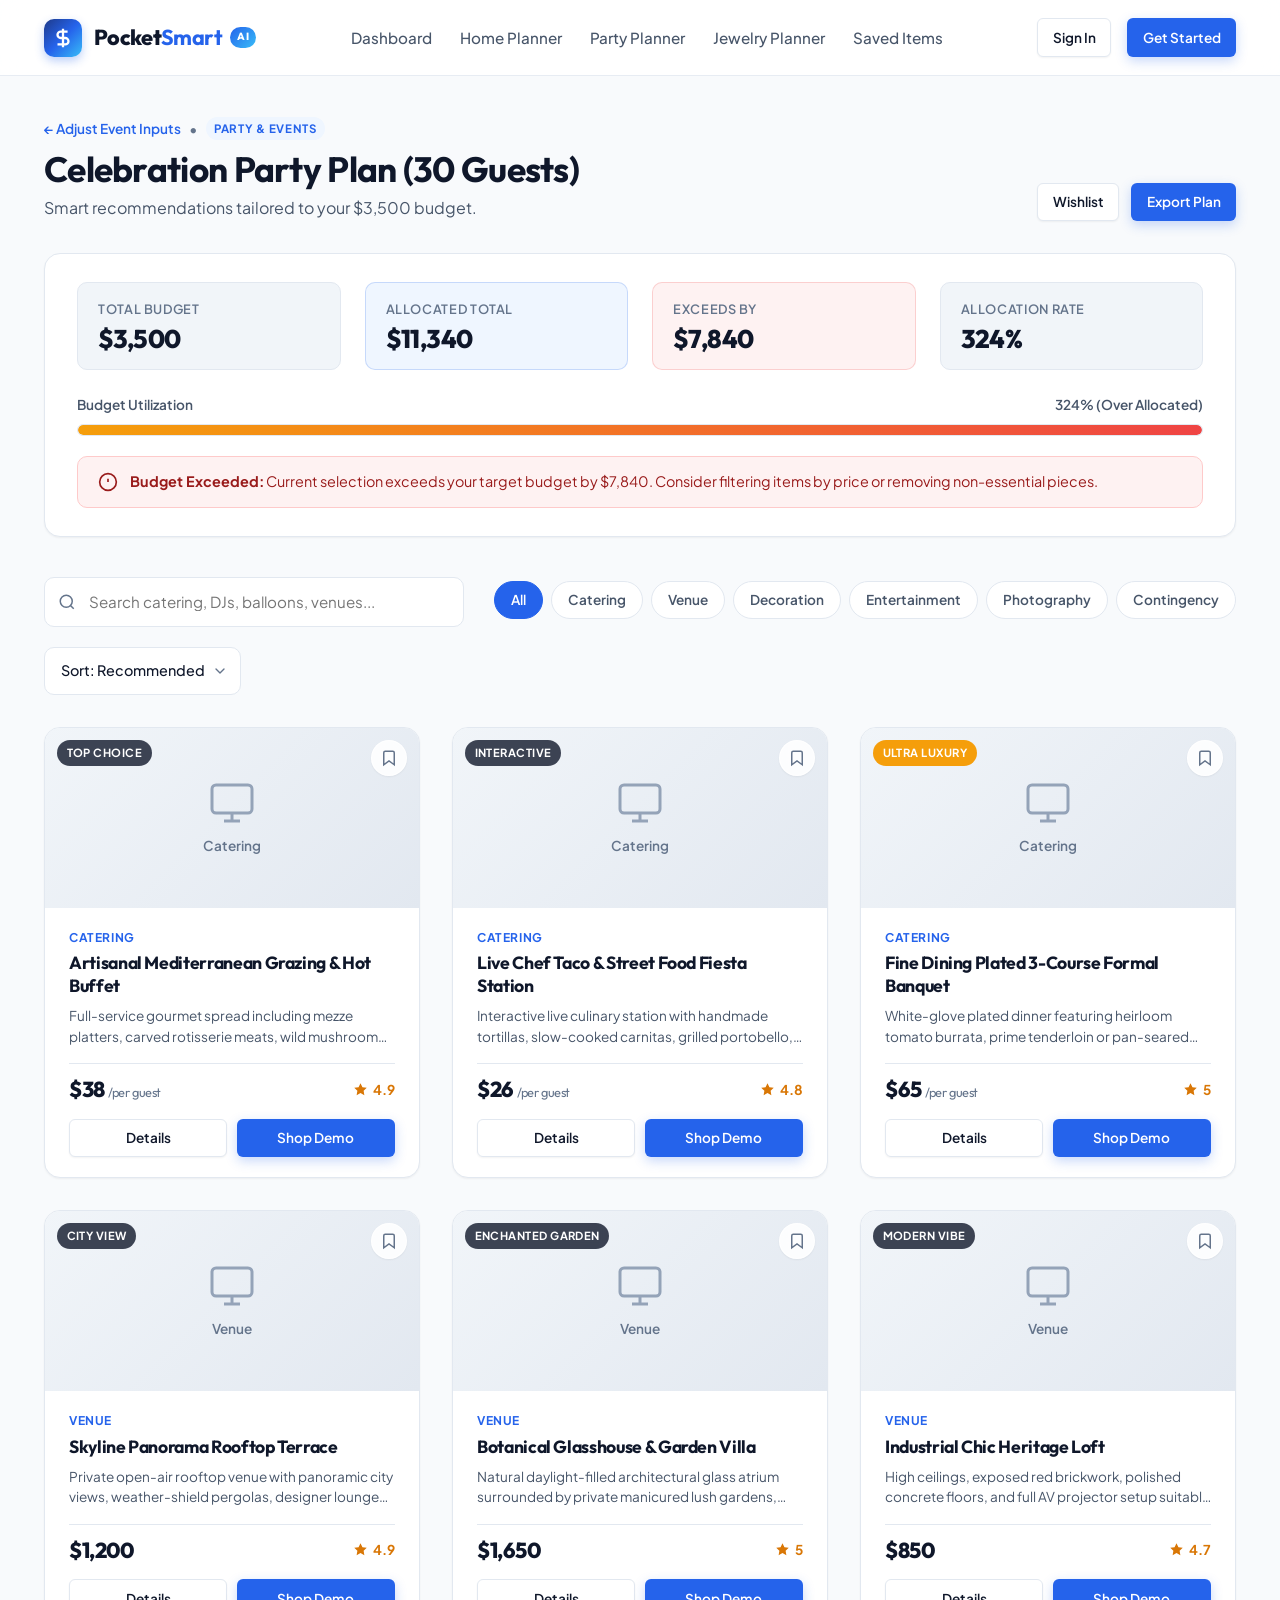
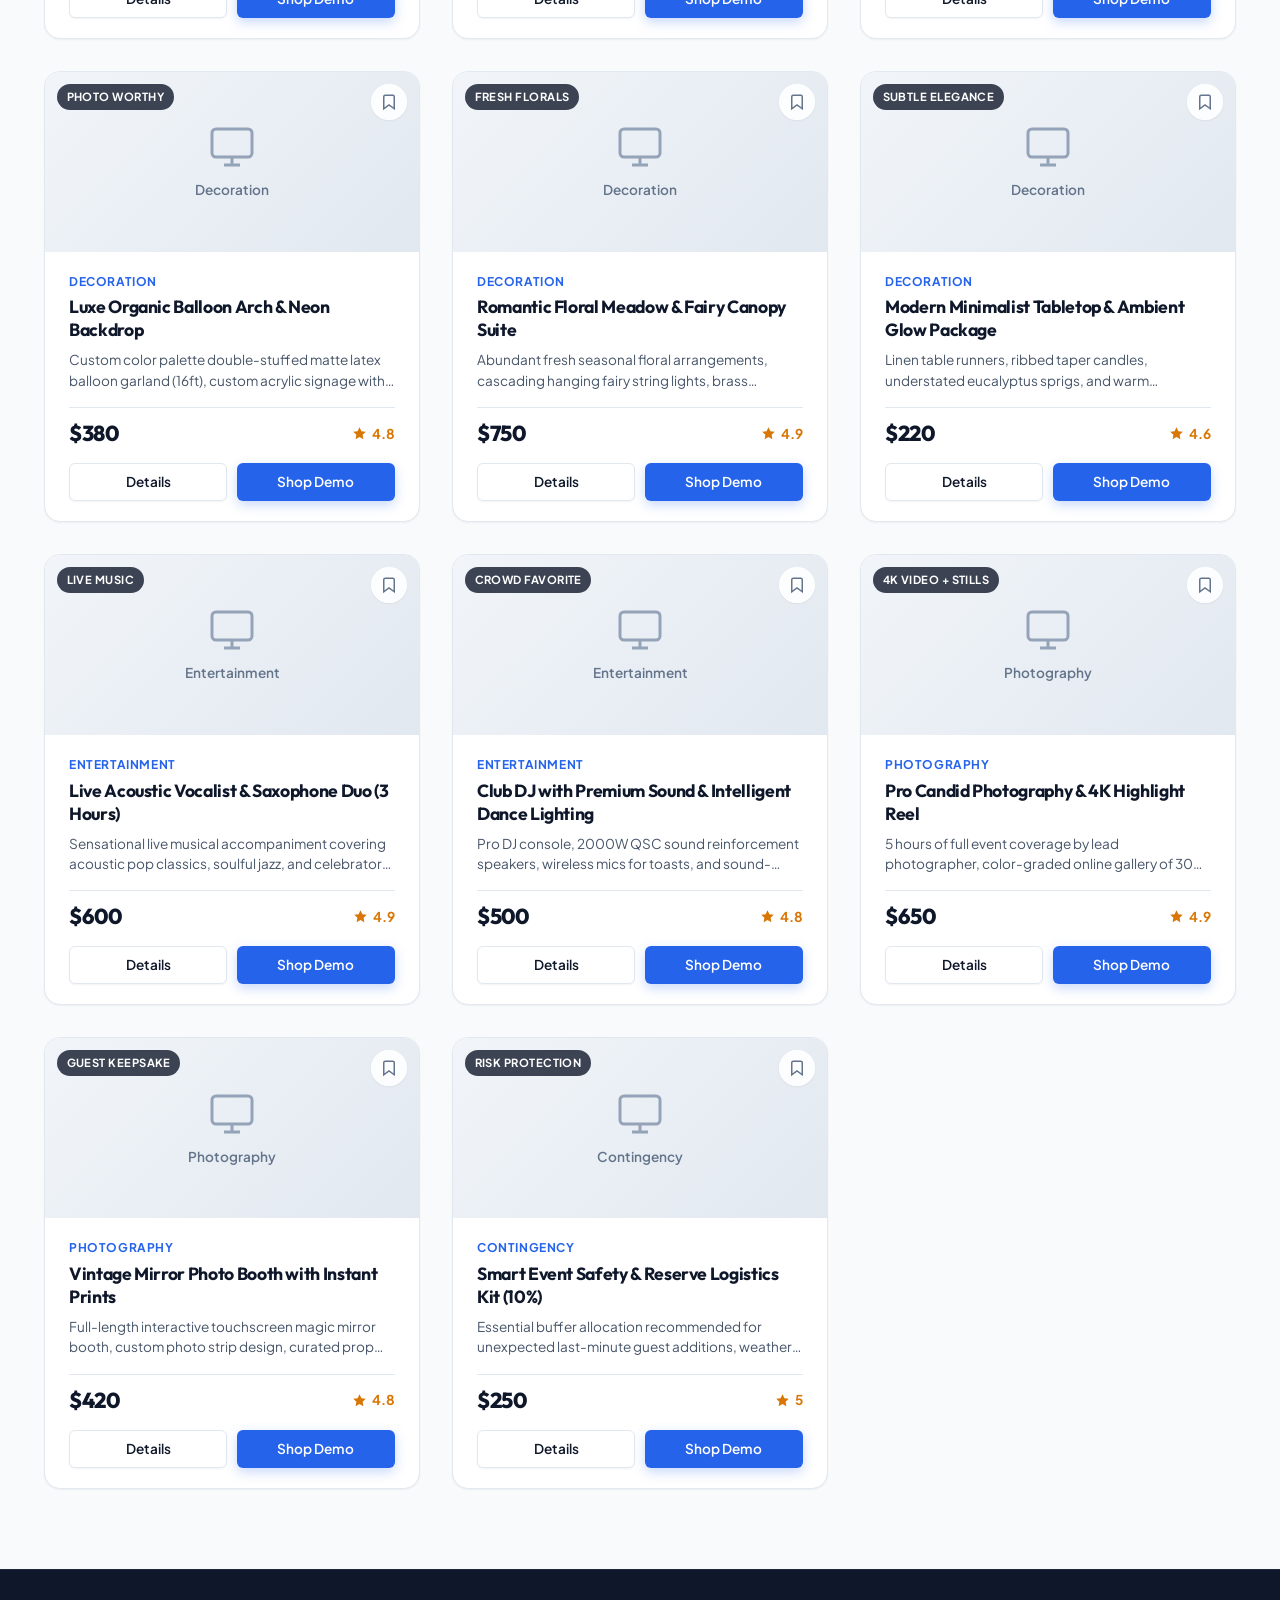
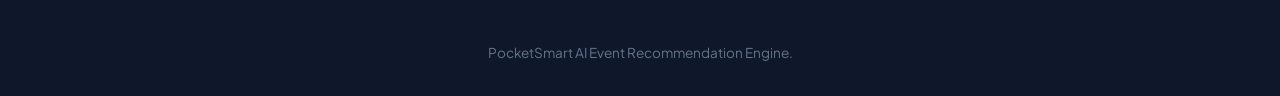
<file: party-recommendations.html>
<!DOCTYPE html>
<html lang="en">
<head>
  <meta charset="UTF-8">
  <meta name="viewport" content="width=device-width, initial-scale=1.0">
  <title>Party & Event Recommendations – PocketSmart AI</title>
  <meta name="description" content="Personalized catering, venue, decor, and entertainment recommendations for your celebration.">
  <link rel="stylesheet" href="css/style.css">
  <link rel="stylesheet" href="css/components.css">
  <link rel="stylesheet" href="css/responsive.css">
</head>
<body>

  <!-- Demo Banner -->
  <div class="demo-banner">
    <span>💡 <strong>Event Engine:</strong> Real-time budget monitoring including per-guest catering and contingency buffers.</span>
  </div>

  <!-- Header -->
  <header class="navbar" id="topNav">
    <div class="container">
      <a href="index.html" class="brand-logo">
        <div class="brand-icon">
          <svg width="22" height="22" viewBox="0 0 24 24" fill="none" stroke="currentColor" stroke-width="2.5"><path d="M12 2v20M17 5H9.5a3.5 3.5 0 0 0 0 7h5a3.5 3.5 0 0 1 0 7H6"></path></svg>
        </div>
        <span>Pocket<span class="highlight">Smart</span></span>
        <span class="brand-badge">AI</span>
      </a>

      <nav>
        <ul class="nav-menu" id="navMenu">
          <li><a href="dashboard.html" class="nav-link">Dashboard</a></li>
          <li><a href="home-planner.html" class="nav-link">Home Planner</a></li>
          <li><a href="party-planner.html" class="nav-link active">Party Planner</a></li>
          <li><a href="jewelry-planner.html" class="nav-link">Jewelry Planner</a></li>
          <li><a href="saved.html" class="nav-link">Saved Items</a></li>
          <li class="mobile-actions"></li>
        </ul>
      </nav>

      <div class="nav-actions"></div>
      <button class="menu-toggle" id="menuToggle" aria-label="Toggle Navigation Menu">
        <svg width="24" height="24" viewBox="0 0 24 24" fill="none" stroke="currentColor" stroke-width="2"><line x1="3" y1="12" x2="21" y2="12"></line><line x1="3" y1="6" x2="21" y2="6"></line><line x1="3" y1="18" x2="21" y2="18"></line></svg>
      </button>
    </div>
  </header>

  <main class="main-content">
    <div class="container" style="padding-top: 2.5rem; padding-bottom: 5rem;">
      
      <div style="display: flex; justify-content: space-between; align-items: flex-end; margin-bottom: 2rem; flex-wrap: wrap; gap: 1rem;">
        <div>
          <div style="display: flex; align-items: center; gap: 0.5rem; margin-bottom: 0.35rem;">
            <a href="party-planner.html" style="font-size: 0.85rem; font-weight: 600;">&larr; Adjust Event Inputs</a>
            <span style="color: var(--muted-text-color);">•</span>
            <span class="section-tag" style="margin: 0; padding: 0.15rem 0.5rem; font-size: 0.72rem;">Party & Events</span>
          </div>
          <h1 id="planTitle" style="font-size: 2.2rem; margin-bottom: 0.25rem;">Event Recommendation Package</h1>
          <p id="planSubtitle">Catering, venue, decor, and contingency allocations for your guest list.</p>
        </div>

        <div style="display: flex; gap: 0.75rem;">
          <a href="saved.html" class="btn btn-secondary btn-sm">Wishlist</a>
          <button class="btn btn-primary btn-sm" onclick="window.print()">Export Plan</button>
        </div>
      </div>

      <!-- Real-time Dynamic Budget Summary Card -->
      <div id="budgetSummaryCard" class="budget-summary-card"></div>

      <!-- Search & Filters Toolbar -->
      <div class="toolbar-container">
        <div class="search-box">
          <svg class="search-icon" width="18" height="18" viewBox="0 0 24 24" fill="none" stroke="currentColor" stroke-width="2">
            <circle cx="11" cy="11" r="8"></circle>
            <line x1="21" y1="21" x2="16.65" y2="16.65"></line>
          </svg>
          <input type="text" id="recommendationSearch" placeholder="Search catering, DJs, balloons, venues..." />
        </div>

        <div class="filter-pills" id="categoryFilters"></div>

        <div>
          <select class="sort-select" id="sortSelect">
            <option value="relevance">Sort: Recommended</option>
            <option value="price-low">Price: Low to High</option>
            <option value="price-high">Price: High to Low</option>
            <option value="rating">Highest Rated</option>
          </select>
        </div>
      </div>

      <!-- Products / Services Grid -->
      <div class="grid-3" id="productsGrid"></div>

    </div>
  </main>

  <footer class="footer">
    <div class="container" style="text-align: center;">
      <p style="font-size: 0.85rem; color: #64748b;">PocketSmart AI Event Recommendation Engine.</p>
    </div>
  </footer>

  <script src="js/storage.js"></script>
  <script src="js/ui.js"></script>
  <script src="js/auth.js"></script>
  <script src="js/recommendations.js"></script>
  <script>
    document.addEventListener('DOMContentLoaded', () => {
      Recommendations.init('party');
    });
  </script>
</body>
</html>
</file>
<file: css/style.css>
/* ==========================================================================
   PocketSmart AI - Core Design System & Global Styles
   ========================================================================== */

@import url('https://fonts.googleapis.com/css2?family=Plus+Jakarta+Sans:wght@300;400;500;600;700;800&family=Outfit:wght@400;500;600;700&display=swap');

:root {
  /* Color Palette */
  --primary-color: #0f172a;
  /* Deep Navy / Slate */
  --primary-light: #1e293b;
  --primary-dark: #020617;
  --secondary-color: #2563eb;
  /* Royal Blue */
  --secondary-hover: #1d4ed8;
  --secondary-soft: #eff6ff;
  --accent-color: #38bdf8;
  /* Soft Blue / Sky */
  --accent-gold: #d97706;
  /* Subtle Gold for Jewelry & Luxury */
  --accent-gold-light: #fef3c7;
  --accent-gold-dark: #b45309;
  --success-color: #10b981;
  /* Emerald */
  --success-soft: #ecfdf5;
  --warning-color: #f59e0b;
  /* Amber */
  --warning-soft: #fffbeb;
  --danger-color: #ef4444;
  /* Crimson */
  --danger-soft: #fef2f2;

  /* Surfaces & Backgrounds */
  --background-color: #f8fafc;
  --surface-color: #ffffff;
  --surface-subtle: #f1f5f9;
  --surface-card: #ffffff;
  --surface-glass: rgba(255, 255, 255, 0.88);
  --surface-glass-dark: rgba(15, 23, 42, 0.92);

  /* Typography Colors */
  --text-color: #0f172a;
  --text-secondary: #475569;
  --muted-text-color: #64748b;
  --text-inverse: #ffffff;

  /* Borders & Shadows */
  --border-color: #e2e8f0;
  --border-focus: #3b82f6;
  --shadow-sm: 0 1px 2px 0 rgba(0, 0, 0, 0.05);
  --shadow-md: 0 4px 6px -1px rgba(15, 23, 42, 0.08), 0 2px 4px -2px rgba(15, 23, 42, 0.06);
  --shadow-lg: 0 10px 15px -3px rgba(15, 23, 42, 0.08), 0 4px 6px -4px rgba(15, 23, 42, 0.04);
  --shadow-xl: 0 20px 25px -5px rgba(15, 23, 42, 0.1), 0 8px 10px -6px rgba(15, 23, 42, 0.05);
  --shadow-glow: 0 0 25px -5px rgba(37, 99, 235, 0.25);
  --shadow-gold: 0 10px 20px -5px rgba(217, 119, 6, 0.2);

  /* Dimensions & Radius */
  --radius-sm: 6px;
  --radius-md: 10px;
  --radius-lg: 16px;
  --radius-xl: 24px;
  --radius-full: 9999px;
  --container-max: 1240px;
  --nav-height: 76px;

  /* Fonts */
  --font-sans: 'Plus Jakarta Sans', -apple-system, BlinkMacSystemFont, 'Segoe UI', Roboto, sans-serif;
  --font-heading: 'Outfit', 'Plus Jakarta Sans', sans-serif;

  /* Transitions */
  --transition-fast: 150ms cubic-bezier(0.4, 0, 0.2, 1);
  --transition-normal: 250ms cubic-bezier(0.4, 0, 0.2, 1);
  --transition-slow: 350ms cubic-bezier(0.4, 0, 0.2, 1);
}

/* Base Reset */
*,
*::before,
*::after {
  box-sizing: border-box;
  margin: 0;
  padding: 0;
}

html {
  font-size: 16px;
  scroll-behavior: smooth;
  -webkit-font-smoothing: antialiased;
  -moz-osx-font-smoothing: grayscale;
}

body {
  font-family: var(--font-sans);
  background-color: var(--background-color);
  color: var(--text-color);
  line-height: 1.6;
  min-height: 100vh;
  display: flex;
  flex-direction: column;
  overflow-x: hidden;
}

img,
svg {
  display: block;
  max-width: 100%;
}

a {
  color: var(--secondary-color);
  text-decoration: none;
  transition: color var(--transition-fast);
}

a:hover {
  color: var(--secondary-hover);
}

button,
input,
select,
textarea {
  font: inherit;
  color: inherit;
}

/* Typography Hierarchy */
h1,
h2,
h3,
h4,
h5,
h6 {
  font-family: var(--font-heading);
  color: var(--primary-color);
  line-height: 1.25;
  font-weight: 700;
  letter-spacing: -0.02em;
}

h1 {
  font-size: clamp(2.25rem, 4vw + 1rem, 3.5rem);
}

h2 {
  font-size: clamp(1.75rem, 3vw + 0.5rem, 2.5rem);
}

h3 {
  font-size: clamp(1.25rem, 2vw + 0.25rem, 1.75rem);
}

h4 {
  font-size: 1.25rem;
  font-weight: 600;
}

h5 {
  font-size: 1.1rem;
  font-weight: 600;
}

h6 {
  font-size: 0.95rem;
  font-weight: 600;
  text-transform: uppercase;
  letter-spacing: 0.05em;
}

p {
  color: var(--text-secondary);
  font-size: 1rem;
}

.text-muted {
  color: var(--muted-text-color);
}

.text-primary {
  color: var(--secondary-color);
}

.text-gold {
  color: var(--accent-gold);
}

.text-danger {
  color: var(--danger-color);
}

.text-success {
  color: var(--success-color);
}

/* Layout Containers */
.container {
  width: 100%;
  max-width: var(--container-max);
  margin-left: auto;
  margin-right: auto;
  padding-left: 1.5rem;
  padding-right: 1.5rem;
}

.main-content {
  flex: 1 0 auto;
}

.section {
  padding: 5rem 0;
}

.section-subtle {
  background-color: var(--surface-color);
  border-top: 1px solid var(--border-color);
  border-bottom: 1px solid var(--border-color);
}

.section-dark {
  background-color: var(--primary-color);
  color: #fff;
}

.section-dark h2,
.section-dark h3,
.section-dark h4 {
  color: #fff;
}

.section-dark p {
  color: #94a3b8;
}

.section-header {
  text-align: center;
  max-width: 680px;
  margin: 0 auto 3.5rem;
}

.section-tag {
  display: inline-flex;
  align-items: center;
  gap: 0.5rem;
  padding: 0.35rem 0.85rem;
  background-color: var(--secondary-soft);
  color: var(--secondary-color);
  font-size: 0.85rem;
  font-weight: 700;
  text-transform: uppercase;
  letter-spacing: 0.06em;
  border-radius: var(--radius-full);
  margin-bottom: 1rem;
}

.section-tag.gold {
  background-color: var(--accent-gold-light);
  color: var(--accent-gold-dark);
}

.section-header h2 {
  margin-bottom: 1rem;
}

/* Grid Utilities */
.grid-2 {
  display: grid;
  grid-template-columns: repeat(2, 1fr);
  gap: 2rem;
}

.grid-3 {
  display: grid;
  grid-template-columns: repeat(3, 1fr);
  gap: 2rem;
}

.grid-4 {
  display: grid;
  grid-template-columns: repeat(4, 1fr);
  gap: 1.5rem;
}

/* Buttons */
.btn {
  display: inline-flex;
  align-items: center;
  justify-content: center;
  gap: 0.6rem;
  padding: 0.75rem 1.5rem;
  font-weight: 600;
  font-size: 0.95rem;
  border-radius: var(--radius-md);
  border: 1px solid transparent;
  cursor: pointer;
  transition: all var(--transition-normal);
  text-decoration: none;
  white-space: nowrap;
}

.btn:focus-visible {
  outline: 2px solid var(--border-focus);
  outline-offset: 2px;
}

.btn-primary {
  background-color: var(--secondary-color);
  color: #ffffff;
  box-shadow: 0 4px 12px rgba(37, 99, 235, 0.25);
}

.btn-primary:hover {
  background-color: var(--secondary-hover);
  color: #ffffff;
  transform: translateY(-2px);
  box-shadow: 0 6px 16px rgba(37, 99, 235, 0.35);
}

.btn-secondary {
  background-color: var(--surface-color);
  color: var(--primary-color);
  border-color: var(--border-color);
  box-shadow: var(--shadow-sm);
}

.btn-secondary:hover {
  background-color: var(--surface-subtle);
  border-color: #cbd5e1;
  color: var(--primary-color);
  transform: translateY(-2px);
}

.btn-outline {
  background-color: transparent;
  color: var(--secondary-color);
  border-color: var(--secondary-color);
}

.btn-outline:hover {
  background-color: var(--secondary-soft);
  color: var(--secondary-hover);
}

.btn-gold {
  background: linear-gradient(135deg, #f59e0b 0%, #d97706 100%);
  color: #ffffff;
  box-shadow: 0 4px 14px rgba(217, 119, 6, 0.3);
}

.btn-gold:hover {
  background: linear-gradient(135deg, #fbbf24 0%, #b45309 100%);
  color: #ffffff;
  transform: translateY(-2px);
  box-shadow: 0 6px 18px rgba(217, 119, 6, 0.4);
}

.btn-danger {
  background-color: var(--danger-color);
  color: #fff;
}

.btn-danger:hover {
  background-color: #dc2626;
  color: #fff;
}

.btn-sm {
  padding: 0.45rem 0.9rem;
  font-size: 0.85rem;
  border-radius: var(--radius-sm);
}

.btn-lg {
  padding: 0.95rem 2rem;
  font-size: 1.05rem;
  border-radius: var(--radius-lg);
}

.btn-block {
  width: 100%;
}

/* Navigation Bar */
.navbar {
  position: sticky;
  top: 0;
  z-index: 100;
  height: var(--nav-height);
  background-color: var(--surface-glass);
  backdrop-filter: blur(12px);
  -webkit-backdrop-filter: blur(12px);
  border-bottom: 1px solid rgba(226, 232, 240, 0.8);
  display: flex;
  align-items: center;
  transition: all var(--transition-normal);
}

.navbar .container {
  display: flex;
  align-items: center;
  justify-content: space-between;
}

/* Brand Logo */
.brand-logo {
  display: flex;
  align-items: center;
  gap: 0.75rem;
  font-family: var(--font-heading);
  font-size: 1.35rem;
  font-weight: 800;
  color: var(--primary-color);
  text-decoration: none;
  letter-spacing: -0.03em;
}

.brand-icon {
  width: 38px;
  height: 38px;
  background: linear-gradient(135deg, #1e3a8a 0%, #2563eb 50%, #38bdf8 100%);
  border-radius: 10px;
  display: flex;
  align-items: center;
  justify-content: center;
  color: #ffffff;
  box-shadow: 0 4px 10px rgba(37, 99, 235, 0.3);
}

.brand-logo span.highlight {
  color: var(--secondary-color);
  font-weight: 700;
}

.brand-badge {
  font-size: 0.65rem;
  font-weight: 800;
  text-transform: uppercase;
  background: linear-gradient(135deg, #2563eb, #38bdf8);
  color: #ffffff;
  padding: 0.15rem 0.45rem;
  border-radius: var(--radius-full);
  margin-left: -0.25rem;
  letter-spacing: 0.05em;
}

/* Nav Menu */
.nav-menu {
  display: flex;
  align-items: center;
  gap: 1.75rem;
  list-style: none;
}

.nav-menu .mobile-actions {
  display: none;
}

.nav-link {
  font-weight: 500;
  font-size: 0.95rem;
  color: var(--text-secondary);
  transition: color var(--transition-fast);
  position: relative;
  padding: 0.35rem 0;
}

.nav-link:hover,
.nav-link.active {
  color: var(--secondary-color);
}

.nav-link.active::after {
  content: '';
  position: absolute;
  bottom: -4px;
  left: 0;
  width: 100%;
  height: 2px;
  background-color: var(--secondary-color);
  border-radius: var(--radius-full);
}

/* Nav Actions */
.nav-actions {
  display: flex;
  align-items: center;
  gap: 1rem;
}

/* User pill in nav when logged in */
.nav-user-pill {
  display: flex;
  align-items: center;
  gap: 0.5rem;
  padding: 0.35rem 0.75rem;
  background-color: var(--surface-subtle);
  border: 1px solid var(--border-color);
  border-radius: var(--radius-full);
  font-size: 0.85rem;
  font-weight: 600;
  color: var(--primary-color);
}

.nav-user-avatar {
  width: 26px;
  height: 26px;
  border-radius: 50%;
  background-color: var(--secondary-color);
  color: #fff;
  display: flex;
  align-items: center;
  justify-content: center;
  font-size: 0.75rem;
  font-weight: 700;
}

/* Mobile Hamburger Toggle */
.menu-toggle {
  display: none;
  background: none;
  border: none;
  cursor: pointer;
  padding: 0.5rem;
  color: var(--primary-color);
}

/* Demo Notice Banner - Hidden as requested */
.demo-banner {
  display: none !important;
}

/* Creator Spotlight Badge */
.creator-spotlight-badge {
  display: inline-flex;
  align-items: center;
  gap: 1rem;
  background: var(--surface-card);
  border: 1px solid var(--border-color);
  padding: 0.9rem 1.4rem;
  border-radius: var(--radius-lg);
  box-shadow: 0 4px 15px rgba(15, 23, 42, 0.06);
  margin-top: 1.5rem;
  transition: all var(--transition-normal);
  text-align: left;
}

.creator-spotlight-badge:hover {
  transform: translateY(-2px);
  box-shadow: 0 8px 25px rgba(37, 99, 235, 0.15);
  border-color: var(--secondary-color);
}

.creator-avatar-circle {
  width: 48px;
  height: 48px;
  border-radius: 50%;
  background: linear-gradient(135deg, #1e3a8a 0%, #2563eb 100%);
  color: #ffffff;
  display: flex;
  align-items: center;
  justify-content: center;
  font-weight: 800;
  font-size: 1.1rem;
  box-shadow: 0 4px 12px rgba(37, 99, 235, 0.35);
  flex-shrink: 0;
}

.creator-meta {
  display: flex;
  flex-direction: column;
}

.creator-by {
  font-size: 0.72rem;
  text-transform: uppercase;
  letter-spacing: 0.08em;
  color: var(--secondary-color);
  font-weight: 700;
}

.creator-name {
  font-size: 1.15rem;
  font-weight: 800;
  color: var(--primary-color);
  margin: 0.1rem 0;
  line-height: 1.2;
}

.creator-detail {
  font-size: 0.85rem;
  color: var(--text-secondary);
  line-height: 1.35;
}

/* Footer Creator Credit Box */
.footer-creator-box {
  background: rgba(255, 255, 255, 0.06);
  border: 1px solid rgba(255, 255, 255, 0.12);
  border-radius: var(--radius-md);
  padding: 1.1rem 1.35rem;
  margin-top: 1.25rem;
  display: flex;
  align-items: center;
  gap: 1rem;
}

.footer-creator-avatar {
  width: 42px;
  height: 42px;
  border-radius: 50%;
  background: linear-gradient(135deg, #2563eb, #38bdf8);
  color: #fff;
  display: flex;
  align-items: center;
  justify-content: center;
  font-weight: 800;
  font-size: 0.95rem;
  flex-shrink: 0;
}

/* Hero Section */
.hero {
  position: relative;
  padding: 4.5rem 0 5.5rem;
  background: radial-gradient(circle at 80% 20%, rgba(37, 99, 235, 0.08) 0%, transparent 50%),
    radial-gradient(circle at 10% 80%, rgba(56, 189, 248, 0.06) 0%, transparent 40%),
    var(--background-color);
  overflow: hidden;
}

.hero-grid {
  display: grid;
  grid-template-columns: 1.15fr 0.85fr;
  align-items: center;
  gap: 3.5rem;
}

.hero-content h1 {
  margin-bottom: 1.25rem;
  color: var(--primary-color);
}

.hero-content h1 span.gradient-text {
  background: linear-gradient(135deg, #1d4ed8 0%, #2563eb 50%, #38bdf8 100%);
  -webkit-background-clip: text;
  background-clip: text;
  -webkit-text-fill-color: transparent;
}

.hero-subtitle {
  font-size: 1.15rem;
  color: var(--text-secondary);
  margin-bottom: 2rem;
  max-width: 540px;
  line-height: 1.65;
}

.hero-cta {
  display: flex;
  align-items: center;
  gap: 1rem;
  margin-bottom: 2.5rem;
}

.hero-stats {
  display: flex;
  align-items: center;
  gap: 2.5rem;
  padding-top: 1.5rem;
  border-top: 1px solid var(--border-color);
}

.stat-item h4 {
  font-size: 1.6rem;
  color: var(--primary-color);
  font-weight: 800;
  line-height: 1.1;
}

.stat-item p {
  font-size: 0.82rem;
  color: var(--muted-text-color);
  text-transform: uppercase;
  letter-spacing: 0.05em;
  font-weight: 600;
}

/* Hero Visual Banner */
.hero-visual-card {
  position: relative;
  border-radius: var(--radius-xl);
  overflow: hidden;
  box-shadow: var(--shadow-xl);
  border: 1px solid rgba(255, 255, 255, 0.8);
  background: #ffffff;
  transition: transform var(--transition-slow);
}

.hero-visual-card:hover {
  transform: translateY(-4px);
}

.hero-visual-img {
  width: 100%;
  height: 380px;
  object-fit: cover;
  display: block;
}

.hero-floating-badge {
  position: absolute;
  bottom: 1.25rem;
  left: 1.25rem;
  right: 1.25rem;
  background: var(--surface-glass);
  backdrop-filter: blur(16px);
  -webkit-backdrop-filter: blur(16px);
  padding: 1rem 1.25rem;
  border-radius: var(--radius-lg);
  border: 1px solid rgba(255, 255, 255, 0.9);
  box-shadow: var(--shadow-md);
  display: flex;
  align-items: center;
  justify-content: space-between;
}

.hero-badge-info h5 {
  font-size: 0.95rem;
  margin-bottom: 0.2rem;
}

.hero-badge-info p {
  font-size: 0.8rem;
  color: var(--muted-text-color);
}

.hero-badge-value {
  font-size: 1.1rem;
  font-weight: 800;
  color: var(--success-color);
}

/* Planner Cards Section */
.planner-card {
  background-color: var(--surface-card);
  border-radius: var(--radius-lg);
  border: 1px solid var(--border-color);
  overflow: hidden;
  box-shadow: var(--shadow-sm);
  transition: all var(--transition-normal);
  display: flex;
  flex-direction: column;
}

.planner-card:hover {
  transform: translateY(-6px);
  box-shadow: var(--shadow-xl);
  border-color: #cbd5e1;
}

.planner-card-img-wrap {
  position: relative;
  height: 200px;
  overflow: hidden;
  background-color: #e2e8f0;
}

.planner-card-img {
  width: 100%;
  height: 100%;
  object-fit: cover;
  transition: transform var(--transition-slow);
}

.planner-card:hover .planner-card-img {
  transform: scale(1.05);
}

.planner-badge {
  position: absolute;
  top: 1rem;
  left: 1rem;
  padding: 0.35rem 0.75rem;
  border-radius: var(--radius-full);
  font-size: 0.75rem;
  font-weight: 700;
  letter-spacing: 0.04em;
  text-transform: uppercase;
  background: var(--surface-glass);
  backdrop-filter: blur(8px);
  color: var(--primary-color);
  box-shadow: var(--shadow-sm);
}

.planner-badge.gold {
  background: rgba(254, 243, 199, 0.95);
  color: var(--accent-gold-dark);
}

.planner-card-body {
  padding: 1.75rem;
  display: flex;
  flex-direction: column;
  flex-grow: 1;
}

.planner-card-icon {
  width: 44px;
  height: 44px;
  border-radius: var(--radius-md);
  background-color: var(--secondary-soft);
  color: var(--secondary-color);
  display: flex;
  align-items: center;
  justify-content: center;
  margin-bottom: 1.25rem;
}

.planner-card.gold-theme .planner-card-icon {
  background-color: var(--accent-gold-light);
  color: var(--accent-gold-dark);
}

.planner-card-body h3 {
  font-size: 1.35rem;
  margin-bottom: 0.65rem;
}

.planner-card-body p {
  font-size: 0.95rem;
  color: var(--text-secondary);
  margin-bottom: 1.25rem;
  flex-grow: 1;
}

.planner-features {
  list-style: none;
  margin-bottom: 1.5rem;
  display: flex;
  flex-direction: column;
  gap: 0.5rem;
}

.planner-features li {
  font-size: 0.85rem;
  color: var(--text-secondary);
  display: flex;
  align-items: center;
  gap: 0.5rem;
}

.planner-features li svg {
  color: var(--success-color);
  flex-shrink: 0;
}

/* How It Works Steps */
.step-card {
  position: relative;
  background: var(--surface-card);
  padding: 2.25rem 1.75rem;
  border-radius: var(--radius-lg);
  border: 1px solid var(--border-color);
  text-align: center;
  box-shadow: var(--shadow-sm);
  transition: all var(--transition-normal);
}

.step-card:hover {
  transform: translateY(-4px);
  box-shadow: var(--shadow-md);
  border-color: var(--secondary-color);
}

.step-number {
  width: 46px;
  height: 46px;
  border-radius: 50%;
  background: var(--secondary-soft);
  color: var(--secondary-color);
  font-size: 1.15rem;
  font-weight: 800;
  display: flex;
  align-items: center;
  justify-content: center;
  margin: 0 auto 1.25rem;
  border: 2px solid rgba(37, 99, 235, 0.2);
}

.step-card h4 {
  margin-bottom: 0.75rem;
  font-size: 1.15rem;
}

.step-card p {
  font-size: 0.9rem;
  line-height: 1.55;
}

/* Feature Grid */
.feature-box {
  background: var(--surface-card);
  padding: 2rem;
  border-radius: var(--radius-lg);
  border: 1px solid var(--border-color);
  transition: all var(--transition-normal);
}

.feature-box:hover {
  transform: translateY(-4px);
  box-shadow: var(--shadow-md);
  border-color: #cbd5e1;
}

.feature-icon-box {
  width: 48px;
  height: 48px;
  border-radius: 12px;
  background: var(--secondary-soft);
  color: var(--secondary-color);
  display: flex;
  align-items: center;
  justify-content: center;
  margin-bottom: 1.25rem;
}

.feature-box h4 {
  font-size: 1.15rem;
  margin-bottom: 0.65rem;
}

/* Testimonial Cards */
.testimonial-card {
  background: var(--surface-card);
  padding: 2rem;
  border-radius: var(--radius-lg);
  border: 1px solid var(--border-color);
  box-shadow: var(--shadow-sm);
  display: flex;
  flex-direction: column;
  justify-content: space-between;
}

.testimonial-rating {
  display: flex;
  gap: 0.25rem;
  color: #f59e0b;
  margin-bottom: 1rem;
}

.testimonial-quote {
  font-size: 0.95rem;
  font-style: italic;
  color: var(--text-secondary);
  line-height: 1.6;
  margin-bottom: 1.5rem;
}

.testimonial-author {
  display: flex;
  align-items: center;
  gap: 0.85rem;
}

.testimonial-avatar {
  width: 42px;
  height: 42px;
  border-radius: 50%;
  background: linear-gradient(135deg, #1e3a8a, #2563eb);
  color: #fff;
  display: flex;
  align-items: center;
  justify-content: center;
  font-weight: 700;
  font-size: 0.9rem;
}

.testimonial-meta h5 {
  font-size: 0.95rem;
  line-height: 1.2;
}


.testimonial-meta p {
  font-size: 0.8rem;
  color: var(--muted-text-color);
}

/* Call to Action Bar */
.cta-banner {
  background: linear-gradient(135deg, #0f172a 0%, #1e293b 100%);
  border-radius: var(--radius-xl);
  padding: 4.5rem 3rem;
  text-align: center;
  color: #fff;
  box-shadow: var(--shadow-xl);
  position: relative;
  overflow: hidden;
}

.cta-banner::before {
  content: '';
  position: absolute;
  top: -50%;
  right: -20%;
  width: 400px;
  height: 400px;
  background: radial-gradient(circle, rgba(37, 99, 235, 0.3) 0%, transparent 70%);
  border-radius: 50%;
}

.cta-banner h2 {
  color: #fff;
  font-size: clamp(2rem, 3.5vw, 2.75rem);
  margin-bottom: 1rem;
  position: relative;
  z-index: 1;
}

.cta-banner p {
  color: #94a3b8;
  font-size: 1.15rem;
  max-width: 600px;
  margin: 0 auto 2.25rem;
  position: relative;
  z-index: 1;
}

.cta-buttons {
  display: flex;
  align-items: center;
  justify-content: center;
  gap: 1rem;
  position: relative;
  z-index: 1;
}

/* Footer */
.footer {
  background-color: var(--primary-color);
  color: #94a3b8;
  padding-top: 4.5rem;
  padding-bottom: 2rem;
  border-top: 1px solid rgba(255, 255, 255, 0.08);
}

.footer-grid {
  display: grid;
  grid-template-columns: 2fr 1fr 1fr 1fr;
  gap: 3rem;
  margin-bottom: 3.5rem;
}

.footer-brand p {
  color: #94a3b8;
  margin-top: 1rem;
  font-size: 0.95rem;
  max-width: 320px;
}

.footer-title {
  color: #ffffff;
  font-size: 0.95rem;
  font-weight: 700;
  text-transform: uppercase;
  letter-spacing: 0.05em;
  margin-bottom: 1.25rem;
}

.footer-links {
  list-style: none;
  display: flex;
  flex-direction: column;
  gap: 0.75rem;
}

.footer-links a {
  color: #94a3b8;
  font-size: 0.9rem;
  transition: color var(--transition-fast);
}

.footer-links a:hover {
  color: #ffffff;
  padding-left: 3px;
}

.footer-bottom {
  display: flex;
  align-items: center;
  justify-content: space-between;
  padding-top: 2rem;
  border-top: 1px solid rgba(255, 255, 255, 0.08);
  font-size: 0.85rem;
}

.footer-bottom p {
  color: #64748b;
  font-size: 0.85rem;
}

.footer-demo-note {
  font-size: 0.8rem;
  color: #cbd5e1;
  background: rgba(255, 255, 255, 0.06);
  padding: 0.35rem 0.85rem;
  border-radius: var(--radius-full);
}
</file>
<file: css/components.css>
/* ==========================================================================
   PocketSmart AI - Components & Interactive UI Elements
   ========================================================================== */

/* Budget Overview & Gauge Widget */
.budget-summary-card {
  background: var(--surface-card);
  border-radius: var(--radius-lg);
  border: 1px solid var(--border-color);
  padding: 1.75rem 2rem;
  box-shadow: var(--shadow-sm);
  margin-bottom: 2.5rem;
}

.budget-stats-row {
  display: grid;
  grid-template-columns: repeat(4, 1fr);
  gap: 1.5rem;
  margin-bottom: 1.5rem;
}

.budget-stat-box {
  padding: 1rem 1.25rem;
  border-radius: var(--radius-md);
  background: var(--surface-subtle);
  border: 1px solid var(--border-color);
}

.budget-stat-box.highlight {
  background: var(--secondary-soft);
  border-color: rgba(37, 99, 235, 0.2);
}

.budget-stat-box.success {
  background: var(--success-soft);
  border-color: rgba(16, 185, 129, 0.2);
}

.budget-stat-box.warning {
  background: var(--danger-soft);
  border-color: rgba(239, 68, 68, 0.2);
}

.budget-stat-box p.label {
  font-size: 0.8rem;
  font-weight: 600;
  text-transform: uppercase;
  letter-spacing: 0.05em;
  color: var(--muted-text-color);
  margin-bottom: 0.35rem;
}

.budget-stat-box h3.value {
  font-size: 1.6rem;
  font-weight: 800;
  color: var(--primary-color);
  line-height: 1.1;
}

/* Allocation Progress Bar */
.budget-progress-container {
  margin-top: 1rem;
}

.budget-progress-header {
  display: flex;
  justify-content: space-between;
  align-items: center;
  font-size: 0.85rem;
  font-weight: 600;
  margin-bottom: 0.5rem;
  color: var(--text-secondary);
}

.budget-progress-bar {
  height: 12px;
  background-color: var(--surface-subtle);
  border-radius: var(--radius-full);
  overflow: hidden;
  position: relative;
  border: 1px solid var(--border-color);
}

.budget-progress-fill {
  height: 100%;
  background: linear-gradient(90deg, #2563eb, #38bdf8);
  border-radius: var(--radius-full);
  transition: width 0.6s cubic-bezier(0.4, 0, 0.2, 1), background-color 0.3s;
}

.budget-progress-fill.status-over {
  background: linear-gradient(90deg, #f59e0b, #ef4444);
}

.budget-progress-fill.status-optimal {
  background: linear-gradient(90deg, #10b981, #34d399);
}

/* Budget Warning Alert Banner */
.budget-alert {
  margin-top: 1.25rem;
  padding: 0.85rem 1.25rem;
  border-radius: var(--radius-md);
  font-size: 0.9rem;
  display: flex;
  align-items: center;
  gap: 0.75rem;
  animation: fadeIn 0.3s ease;
}

.budget-alert.alert-warning {
  background-color: var(--danger-soft);
  color: #991b1b;
  border: 1px solid #fecaca;
}

.budget-alert.alert-success {
  background-color: var(--success-soft);
  color: #065f46;
  border: 1px solid #a7f3d0;
}

/* Search, Filter & Controls Toolbar */
.toolbar-container {
  display: flex;
  align-items: center;
  justify-content: space-between;
  gap: 1.25rem;
  margin-bottom: 2rem;
  flex-wrap: wrap;
}

.search-box {
  position: relative;
  flex: 1;
  min-width: 260px;
  max-width: 420px;
}

.search-box input {
  width: 100%;
  padding: 0.75rem 1rem 0.75rem 2.75rem;
  border-radius: var(--radius-md);
  border: 1px solid var(--border-color);
  background-color: var(--surface-card);
  font-size: 0.95rem;
  transition: all var(--transition-fast);
}

.search-box input:focus {
  outline: none;
  border-color: var(--secondary-color);
  box-shadow: 0 0 0 3px rgba(37, 99, 235, 0.15);
}

.search-box svg.search-icon {
  position: absolute;
  left: 0.9rem;
  top: 50%;
  transform: translateY(-50%);
  color: var(--muted-text-color);
  pointer-events: none;
}

.filter-pills {
  display: flex;
  align-items: center;
  gap: 0.5rem;
  overflow-x: auto;
  padding-bottom: 4px;
}

.filter-pill {
  padding: 0.45rem 1rem;
  border-radius: var(--radius-full);
  border: 1px solid var(--border-color);
  background-color: var(--surface-card);
  font-size: 0.85rem;
  font-weight: 600;
  color: var(--text-secondary);
  cursor: pointer;
  white-space: nowrap;
  transition: all var(--transition-fast);
}

.filter-pill:hover {
  background-color: var(--surface-subtle);
  border-color: #cbd5e1;
}

.filter-pill.active {
  background-color: var(--secondary-color);
  color: #fff;
  border-color: var(--secondary-color);
}

.sort-select {
  padding: 0.7rem 2.2rem 0.7rem 1rem;
  border-radius: var(--radius-md);
  border: 1px solid var(--border-color);
  background-color: var(--surface-card);
  font-size: 0.9rem;
  font-weight: 500;
  color: var(--text-color);
  cursor: pointer;
  appearance: none;
  background-image: url("data:image/svg+xml,%3Csvg xmlns='http://www.w3.org/2000/svg' width='16' height='16' viewBox='0 0 24 24' fill='none' stroke='%2364748b' stroke-width='2' stroke-linecap='round' stroke-linejoin='round'%3E%3Cpolyline points='6 9 12 15 18 9'%3E%3C/polyline%3E%3C/svg%3E");
  background-repeat: no-repeat;
  background-position: right 0.75rem center;
}

.sort-select:focus {
  outline: none;
  border-color: var(--secondary-color);
}

/* Product Recommendation Card */
.product-card {
  background: var(--surface-card);
  border-radius: var(--radius-lg);
  border: 1px solid var(--border-color);
  overflow: hidden;
  box-shadow: var(--shadow-sm);
  transition: all var(--transition-normal);
  display: flex;
  flex-direction: column;
  position: relative;
}

.product-card:hover {
  transform: translateY(-4px);
  box-shadow: var(--shadow-lg);
  border-color: #cbd5e1;
}

.product-card-header {
  position: relative;
  height: 180px;
  background: linear-gradient(135deg, #f1f5f9 0%, #e2e8f0 100%);
  display: flex;
  align-items: center;
  justify-content: center;
  overflow: hidden;
}

.product-card-img-placeholder {
  display: flex;
  flex-direction: column;
  align-items: center;
  justify-content: center;
  gap: 0.5rem;
  color: #64748b;
  font-size: 0.85rem;
  font-weight: 600;
}

.product-card-img-placeholder svg {
  width: 48px;
  height: 48px;
  color: #94a3b8;
}

.product-card-badges {
  position: absolute;
  top: 0.75rem;
  left: 0.75rem;
  display: flex;
  gap: 0.4rem;
}

.product-badge {
  padding: 0.25rem 0.6rem;
  border-radius: var(--radius-full);
  font-size: 0.7rem;
  font-weight: 700;
  text-transform: uppercase;
  letter-spacing: 0.04em;
  background: rgba(15, 23, 42, 0.8);
  color: #ffffff;
  backdrop-filter: blur(4px);
}

.product-badge.gold {
  background: #f59e0b;
  color: #ffffff;
}

.product-bookmark-btn {
  position: absolute;
  top: 0.75rem;
  right: 0.75rem;
  width: 36px;
  height: 36px;
  border-radius: 50%;
  background: var(--surface-glass);
  backdrop-filter: blur(8px);
  border: 1px solid rgba(255, 255, 255, 0.9);
  display: flex;
  align-items: center;
  justify-content: center;
  color: #64748b;
  cursor: pointer;
  transition: all var(--transition-fast);
  box-shadow: var(--shadow-sm);
}

.product-bookmark-btn:hover {
  color: #ef4444;
  transform: scale(1.1);
}

.product-bookmark-btn.saved {
  background-color: #ef4444;
  color: #ffffff;
  border-color: #ef4444;
}

.product-card-body {
  padding: 1.25rem 1.5rem;
  display: flex;
  flex-direction: column;
  flex-grow: 1;
}

.product-category-tag {
  font-size: 0.75rem;
  font-weight: 700;
  text-transform: uppercase;
  color: var(--secondary-color);
  letter-spacing: 0.05em;
  margin-bottom: 0.35rem;
}

.product-card-title {
  font-size: 1.1rem;
  font-weight: 700;
  margin-bottom: 0.5rem;
  line-height: 1.3;
}

.product-card-desc {
  font-size: 0.85rem;
  color: var(--text-secondary);
  line-height: 1.5;
  margin-bottom: 1rem;
  flex-grow: 1;
  display: -webkit-box;
  -webkit-line-clamp: 2;
  -webkit-box-orient: vertical;
  overflow: hidden;
}

.product-meta-row {
  display: flex;
  align-items: center;
  justify-content: space-between;
  margin-bottom: 1rem;
  padding-top: 0.75rem;
  border-top: 1px solid var(--border-color);
  font-size: 0.85rem;
}

.product-price-block h4 {
  font-size: 1.35rem;
  font-weight: 800;
  color: var(--primary-color);
}

.product-price-block span.unit {
  font-size: 0.8rem;
  color: var(--muted-text-color);
  font-weight: normal;
}

.product-rating-box {
  display: flex;
  align-items: center;
  gap: 0.3rem;
  font-size: 0.85rem;
  font-weight: 700;
  color: #d97706;
}

.product-card-actions {
  display: flex;
  gap: 0.6rem;
}

/* Forms & Multi-Section Planner Forms */
.form-card {
  background: var(--surface-card);
  border-radius: var(--radius-xl);
  border: 1px solid var(--border-color);
  padding: 2.5rem;
  box-shadow: var(--shadow-sm);
}

.form-section {
  padding-bottom: 2rem;
  margin-bottom: 2rem;
  border-bottom: 1px solid var(--border-color);
}

.form-section:last-child {
  border-bottom: none;
  padding-bottom: 0;
  margin-bottom: 0;
}

.form-section-title {
  font-size: 1.25rem;
  margin-bottom: 0.4rem;
  display: flex;
  align-items: center;
  gap: 0.5rem;
}

.form-section-subtitle {
  font-size: 0.9rem;
  color: var(--muted-text-color);
  margin-bottom: 1.5rem;
}

.form-group {
  margin-bottom: 1.5rem;
}

.form-label {
  display: block;
  font-size: 0.9rem;
  font-weight: 600;
  color: var(--primary-color);
  margin-bottom: 0.45rem;
}

.form-label span.required {
  color: var(--danger-color);
}

.form-control {
  width: 100%;
  padding: 0.8rem 1rem;
  border-radius: var(--radius-md);
  border: 1px solid var(--border-color);
  background-color: #fff;
  font-size: 0.95rem;
  transition: all var(--transition-fast);
}

.form-control:focus {
  outline: none;
  border-color: var(--secondary-color);
  box-shadow: 0 0 0 3px rgba(37, 99, 235, 0.15);
}

.form-control.is-invalid {
  border-color: var(--danger-color);
}

.invalid-feedback {
  font-size: 0.8rem;
  color: var(--danger-color);
  margin-top: 0.35rem;
  display: none;
}

.form-control.is-invalid ~ .invalid-feedback {
  display: block;
}

/* Form Checkbox & Radio Selection Grid */
.checkbox-grid {
  display: grid;
  grid-template-columns: repeat(auto-fill, minmax(180px, 1fr));
  gap: 0.85rem;
}

.checkbox-card {
  position: relative;
  display: flex;
  align-items: center;
  gap: 0.75rem;
  padding: 0.85rem 1rem;
  border-radius: var(--radius-md);
  border: 1px solid var(--border-color);
  background: var(--surface-card);
  cursor: pointer;
  transition: all var(--transition-fast);
  user-select: none;
}

.checkbox-card:hover {
  background: var(--surface-subtle);
  border-color: #cbd5e1;
}

.checkbox-card input[type="checkbox"],
.checkbox-card input[type="radio"] {
  width: 18px;
  height: 18px;
  accent-color: var(--secondary-color);
  cursor: pointer;
}

.checkbox-card.selected {
  background: var(--secondary-soft);
  border-color: var(--secondary-color);
  color: var(--secondary-color);
  font-weight: 600;
}

/* Numeric Stepper Inputs */
.stepper-group {
  display: flex;
  align-items: center;
  max-width: 140px;
}

.stepper-btn {
  width: 38px;
  height: 38px;
  background: var(--surface-subtle);
  border: 1px solid var(--border-color);
  display: flex;
  align-items: center;
  justify-content: center;
  cursor: pointer;
  font-weight: 700;
  transition: all var(--transition-fast);
}

.stepper-btn:hover {
  background: #e2e8f0;
}

.stepper-btn:first-child {
  border-radius: var(--radius-md) 0 0 var(--radius-md);
}

.stepper-btn:last-child {
  border-radius: 0 var(--radius-md) var(--radius-md) 0;
}

.stepper-input {
  width: 50px;
  height: 38px;
  text-align: center;
  border-top: 1px solid var(--border-color);
  border-bottom: 1px solid var(--border-color);
  border-left: none;
  border-right: none;
  font-weight: 600;
}

/* Auth Cards (Login & Register) */
.auth-wrapper {
  min-height: calc(100vh - var(--nav-height) - 150px);
  display: flex;
  align-items: center;
  justify-content: center;
  padding: 3rem 1.5rem;
}

.auth-card {
  width: 100%;
  max-width: 460px;
  background: var(--surface-card);
  border-radius: var(--radius-xl);
  border: 1px solid var(--border-color);
  padding: 2.75rem 2.25rem;
  box-shadow: var(--shadow-xl);
}

.auth-header {
  text-align: center;
  margin-bottom: 2rem;
}

.auth-header h2 {
  font-size: 1.75rem;
  margin-bottom: 0.5rem;
}

.auth-demo-badge {
  display: inline-block;
  background: #fef3c7;
  color: #92400e;
  border: 1px solid #fde68a;
  padding: 0.35rem 0.85rem;
  border-radius: var(--radius-full);
  font-size: 0.8rem;
  font-weight: 700;
  margin-bottom: 1rem;
}

.auth-footer {
  margin-top: 1.75rem;
  text-align: center;
  font-size: 0.9rem;
  color: var(--text-secondary);
}

/* Modal System */
.modal-overlay {
  position: fixed;
  top: 0;
  left: 0;
  width: 100%;
  height: 100%;
  background: rgba(15, 23, 42, 0.65);
  backdrop-filter: blur(6px);
  z-index: 1000;
  display: flex;
  align-items: center;
  justify-content: center;
  padding: 1.5rem;
  opacity: 0;
  visibility: hidden;
  transition: all var(--transition-normal);
}

.modal-overlay.active {
  opacity: 1;
  visibility: visible;
}

.modal-container {
  background: var(--surface-card);
  border-radius: var(--radius-xl);
  width: 100%;
  max-width: 620px;
  max-height: 90vh;
  overflow-y: auto;
  box-shadow: var(--shadow-xl);
  border: 1px solid var(--border-color);
  transform: translateY(20px) scale(0.97);
  transition: transform var(--transition-normal);
}

.modal-overlay.active .modal-container {
  transform: translateY(0) scale(1);
}

.modal-header {
  display: flex;
  align-items: center;
  justify-content: space-between;
  padding: 1.5rem 2rem;
  border-bottom: 1px solid var(--border-color);
}

.modal-header h3 {
  font-size: 1.25rem;
}

.modal-close-btn {
  background: none;
  border: none;
  cursor: pointer;
  color: var(--muted-text-color);
  padding: 0.4rem;
  border-radius: var(--radius-md);
  transition: all var(--transition-fast);
}

.modal-close-btn:hover {
  background: var(--surface-subtle);
  color: var(--primary-color);
}

.modal-body {
  padding: 2rem;
}

.modal-footer {
  padding: 1.25rem 2rem;
  border-top: 1px solid var(--border-color);
  display: flex;
  justify-content: flex-end;
  gap: 0.75rem;
  background: var(--surface-subtle);
}

/* Toast Notifications */
.toast-container {
  position: fixed;
  bottom: 1.5rem;
  right: 1.5rem;
  z-index: 2000;
  display: flex;
  flex-direction: column;
  gap: 0.75rem;
  pointer-events: none;
}

.toast {
  min-width: 280px;
  max-width: 400px;
  background: var(--surface-card);
  color: var(--text-color);
  padding: 1rem 1.25rem;
  border-radius: var(--radius-md);
  box-shadow: var(--shadow-xl);
  border-left: 4px solid var(--secondary-color);
  border-top: 1px solid var(--border-color);
  border-right: 1px solid var(--border-color);
  border-bottom: 1px solid var(--border-color);
  display: flex;
  align-items: center;
  gap: 0.85rem;
  font-size: 0.9rem;
  font-weight: 500;
  pointer-events: auto;
  transform: translateX(120%);
  transition: transform 0.3s cubic-bezier(0.4, 0, 0.2, 1);
}

.toast.show {
  transform: translateX(0);
}

.toast.toast-success { border-left-color: var(--success-color); }
.toast.toast-danger { border-left-color: var(--danger-color); }
.toast.toast-warning { border-left-color: var(--warning-color); }

/* Empty State Widget */
.empty-state {
  text-align: center;
  padding: 4.5rem 1.5rem;
  background: var(--surface-card);
  border-radius: var(--radius-xl);
  border: 1px dashed var(--border-color);
  max-width: 580px;
  margin: 2rem auto;
}

.empty-state-icon {
  width: 72px;
  height: 72px;
  border-radius: 50%;
  background: var(--secondary-soft);
  color: var(--secondary-color);
  display: flex;
  align-items: center;
  justify-content: center;
  margin: 0 auto 1.5rem;
}

.empty-state h3 {
  font-size: 1.4rem;
  margin-bottom: 0.5rem;
}

.empty-state p {
  color: var(--text-secondary);
  margin-bottom: 1.75rem;
  max-width: 400px;
  margin-left: auto;
  margin-right: auto;
}

/* Animations */
@keyframes fadeIn {
  from { opacity: 0; transform: translateY(-4px); }
  to { opacity: 1; transform: translateY(0); }
}
</file>
<file: css/responsive.css>
/* ==========================================================================
   PocketSmart AI - Responsive Design Stylesheet
   Breakpoints: 1440px, 1024px, 768px, 480px, 320px
   ========================================================================== */

/* Laptop & Desktop adjustments (1024px and below) */
@media (max-width: 1024px) {
  .hero-grid {
    grid-template-columns: 1fr;
    gap: 3rem;
  }

  .hero-visual-card {
    max-width: 600px;
    margin: 0 auto;
  }

  .grid-4 {
    grid-template-columns: repeat(2, 1fr);
  }

  .footer-grid {
    grid-template-columns: 1fr 1fr;
    gap: 2.5rem;
  }

  .budget-stats-row {
    grid-template-columns: repeat(2, 1fr);
  }
}

/* Tablet adjustments (768px and below) */
@media (max-width: 768px) {
  :root {
    --nav-height: 68px;
  }

  .section {
    padding: 3.5rem 0;
  }

  /* Navigation Drawer for Mobile */
  .menu-toggle {
    display: flex;
    align-items: center;
    justify-content: center;
  }

  .nav-menu {
    position: fixed;
    top: var(--nav-height);
    left: 0;
    width: 100%;
    background-color: var(--surface-card);
    flex-direction: column;
    align-items: flex-start;
    padding: 1.5rem 2rem;
    gap: 1.25rem;
    border-bottom: 1px solid var(--border-color);
    box-shadow: var(--shadow-lg);
    clip-path: polygon(0 0, 100% 0, 100% 0, 0 0);
    transition: clip-path 0.35s ease-in-out;
  }

  .nav-menu.open {
    clip-path: polygon(0 0, 100% 0, 100% 100%, 0 100%);
  }

  .nav-link {
    font-size: 1.05rem;
    width: 100%;
    padding: 0.5rem 0;
    border-bottom: 1px solid var(--surface-subtle);
  }

  .nav-actions {
    display: none; /* Merged into mobile drawer when open */
  }

  .nav-menu .mobile-actions {
    display: flex;
    flex-direction: column;
    width: 100%;
    gap: 0.75rem;
    margin-top: 1rem;
    padding-top: 1rem;
    border-top: 1px solid var(--border-color);
  }

  .grid-3 {
    grid-template-columns: 1fr;
  }

  .grid-2 {
    grid-template-columns: 1fr;
  }

  .hero-cta {
    flex-direction: column;
    align-items: stretch;
  }

  .hero-stats {
    justify-content: space-between;
  }

  .toolbar-container {
    flex-direction: column;
    align-items: stretch;
  }

  .search-box {
    max-width: 100%;
  }

  .filter-pills {
    width: 100%;
    padding-bottom: 0.5rem;
  }

  .form-card {
    padding: 1.75rem 1.25rem;
  }

  .cta-banner {
    padding: 3rem 1.5rem;
  }

  .cta-buttons {
    flex-direction: column;
    align-items: stretch;
  }

  .footer-grid {
    grid-template-columns: 1fr;
    gap: 2rem;
  }

  .footer-bottom {
    flex-direction: column;
    gap: 1rem;
    text-align: center;
  }
}

/* Mobile phones (480px and below) */
@media (max-width: 480px) {
  .container {
    padding-left: 1rem;
    padding-right: 1rem;
  }

  h1 { font-size: 1.95rem; }
  h2 { font-size: 1.6rem; }
  h3 { font-size: 1.25rem; }

  .hero {
    padding: 2.5rem 0 3.5rem;
  }

  .hero-stats {
    flex-direction: column;
    align-items: flex-start;
    gap: 1.25rem;
  }

  .budget-stats-row {
    grid-template-columns: 1fr;
  }

  .grid-4 {
    grid-template-columns: 1fr;
  }

  .checkbox-grid {
    grid-template-columns: 1fr;
  }

  .auth-card {
    padding: 2rem 1.25rem;
  }

  .modal-container {
    margin: 1rem;
  }

  .modal-header {
    padding: 1.25rem 1.25rem;
  }

  .modal-body {
    padding: 1.25rem;
  }

  .modal-footer {
    padding: 1rem 1.25rem;
    flex-direction: column;
  }

  .modal-footer .btn {
    width: 100%;
  }

  .toast {
    min-width: 90vw;
    right: 5vw;
  }
}

/* Small mobile (320px) */
@media (max-width: 320px) {
  body {
    font-size: 14px;
  }

  .brand-logo {
    font-size: 1.15rem;
  }

  .brand-icon {
    width: 32px;
    height: 32px;
  }

  .btn {
    padding: 0.65rem 1rem;
    font-size: 0.88rem;
  }
}
</file>
<file: css/admin.css>
/* ==========================================================================
   PocketSmart AI - Admin Portal Stylesheet
   ========================================================================== */

.admin-layout {
  display: flex;
  min-height: calc(100vh - var(--nav-height));
  background-color: #f1f5f9;
}

/* Admin Sidebar */
.admin-sidebar {
  width: 260px;
  background-color: var(--primary-color);
  color: #fff;
  flex-shrink: 0;
  display: flex;
  flex-direction: column;
  padding: 1.75rem 1rem;
  border-right: 1px solid rgba(255, 255, 255, 0.08);
}

.admin-sidebar-header {
  padding: 0 0.75rem 1.5rem;
  border-bottom: 1px solid rgba(255, 255, 255, 0.1);
  margin-bottom: 1.5rem;
}

.admin-badge {
  display: inline-block;
  background: rgba(37, 99, 235, 0.3);
  color: #60a5fa;
  border: 1px solid rgba(96, 165, 250, 0.3);
  font-size: 0.75rem;
  font-weight: 700;
  padding: 0.2rem 0.6rem;
  border-radius: var(--radius-full);
  margin-top: 0.5rem;
  text-transform: uppercase;
  letter-spacing: 0.05em;
}

.admin-nav {
  list-style: none;
  display: flex;
  flex-direction: column;
  gap: 0.4rem;
  flex-grow: 1;
}

.admin-nav-item {
  display: flex;
  align-items: center;
  gap: 0.75rem;
  padding: 0.75rem 1rem;
  border-radius: var(--radius-md);
  color: #94a3b8;
  font-weight: 500;
  font-size: 0.92rem;
  cursor: pointer;
  transition: all var(--transition-fast);
  text-decoration: none;
}

.admin-nav-item:hover {
  background-color: rgba(255, 255, 255, 0.06);
  color: #fff;
}

.admin-nav-item.active {
  background-color: var(--secondary-color);
  color: #fff;
  font-weight: 600;
}

.admin-nav-item svg {
  flex-shrink: 0;
}

.admin-sidebar-footer {
  padding-top: 1.5rem;
  border-top: 1px solid rgba(255, 255, 255, 0.1);
}

/* Admin Main Content Area */
.admin-content {
  flex-grow: 1;
  padding: 2.5rem;
  overflow-y: auto;
}

.admin-header {
  display: flex;
  align-items: center;
  justify-content: space-between;
  margin-bottom: 2.5rem;
  flex-wrap: wrap;
  gap: 1rem;
}

.admin-header h1 {
  font-size: 1.85rem;
}

/* Admin KPI Grid */
.admin-kpi-grid {
  display: grid;
  grid-template-columns: repeat(4, 1fr);
  gap: 1.5rem;
  margin-bottom: 2.5rem;
}

.admin-kpi-card {
  background: var(--surface-card);
  padding: 1.5rem;
  border-radius: var(--radius-lg);
  border: 1px solid var(--border-color);
  box-shadow: var(--shadow-sm);
  display: flex;
  align-items: center;
  justify-content: space-between;
}

.admin-kpi-info p.label {
  font-size: 0.8rem;
  font-weight: 600;
  text-transform: uppercase;
  color: var(--muted-text-color);
  letter-spacing: 0.05em;
  margin-bottom: 0.35rem;
}

.admin-kpi-info h3.value {
  font-size: 1.75rem;
  font-weight: 800;
  color: var(--primary-color);
}

.admin-kpi-icon {
  width: 48px;
  height: 48px;
  border-radius: 12px;
  background-color: var(--secondary-soft);
  color: var(--secondary-color);
  display: flex;
  align-items: center;
  justify-content: center;
}

.admin-kpi-icon.gold {
  background-color: var(--accent-gold-light);
  color: var(--accent-gold-dark);
}

.admin-kpi-icon.emerald {
  background-color: var(--success-soft);
  color: var(--success-color);
}

/* Admin Tabs Container */
.admin-tab-content {
  display: none;
}

.admin-tab-content.active {
  display: block;
}

/* Admin Data Card */
.admin-card {
  background: var(--surface-card);
  border-radius: var(--radius-lg);
  border: 1px solid var(--border-color);
  box-shadow: var(--shadow-sm);
  overflow: hidden;
  margin-bottom: 2rem;
}

.admin-card-header {
  padding: 1.5rem 1.75rem;
  border-bottom: 1px solid var(--border-color);
  display: flex;
  align-items: center;
  justify-content: space-between;
  flex-wrap: wrap;
  gap: 1rem;
}

.admin-card-header h3 {
  font-size: 1.25rem;
}

.admin-card-body {
  padding: 1.75rem;
}

/* Data Table Styles */
.table-responsive {
  width: 100%;
  overflow-x: auto;
}

.admin-table {
  width: 100%;
  border-collapse: collapse;
  text-align: left;
  font-size: 0.9rem;
}

.admin-table th {
  background-color: var(--surface-subtle);
  padding: 0.85rem 1.25rem;
  font-weight: 700;
  color: var(--primary-color);
  text-transform: uppercase;
  font-size: 0.75rem;
  letter-spacing: 0.05em;
  border-bottom: 1px solid var(--border-color);
}

.admin-table td {
  padding: 1rem 1.25rem;
  border-bottom: 1px solid var(--border-color);
  color: var(--text-secondary);
}

.admin-table tr:hover td {
  background-color: #f8fafc;
}

.admin-table td strong {
  color: var(--primary-color);
}

.table-actions {
  display: flex;
  align-items: center;
  gap: 0.5rem;
}

/* Mock Analytics Visualizer */
.analytics-chart-mock {
  display: flex;
  align-items: flex-end;
  gap: 1.5rem;
  height: 220px;
  padding-top: 2rem;
  border-bottom: 1px solid var(--border-color);
  margin-bottom: 1.5rem;
}

.chart-bar-group {
  flex: 1;
  display: flex;
  flex-direction: column;
  align-items: center;
  height: 100%;
  justify-content: flex-end;
}

.chart-bar {
  width: 100%;
  max-width: 44px;
  background: linear-gradient(180deg, #38bdf8 0%, #2563eb 100%);
  border-radius: var(--radius-sm) var(--radius-sm) 0 0;
  transition: height 0.5s ease;
  position: relative;
}

.chart-bar:hover::after {
  content: attr(data-val);
  position: absolute;
  top: -25px;
  left: 50%;
  transform: translateX(-50%);
  background: #0f172a;
  color: #fff;
  font-size: 0.75rem;
  padding: 0.15rem 0.4rem;
  border-radius: 4px;
}

.chart-label {
  font-size: 0.75rem;
  font-weight: 600;
  color: var(--muted-text-color);
  margin-top: 0.5rem;
}

@media (max-width: 1024px) {
  .admin-kpi-grid {
    grid-template-columns: repeat(2, 1fr);
  }
}

@media (max-width: 768px) {
  .admin-layout {
    flex-direction: column;
  }
  .admin-sidebar {
    width: 100%;
    border-right: none;
    border-bottom: 1px solid rgba(255, 255, 255, 0.1);
  }
  .admin-content {
    padding: 1.5rem 1rem;
  }
  .admin-kpi-grid {
    grid-template-columns: 1fr;
  }
}
</file>
